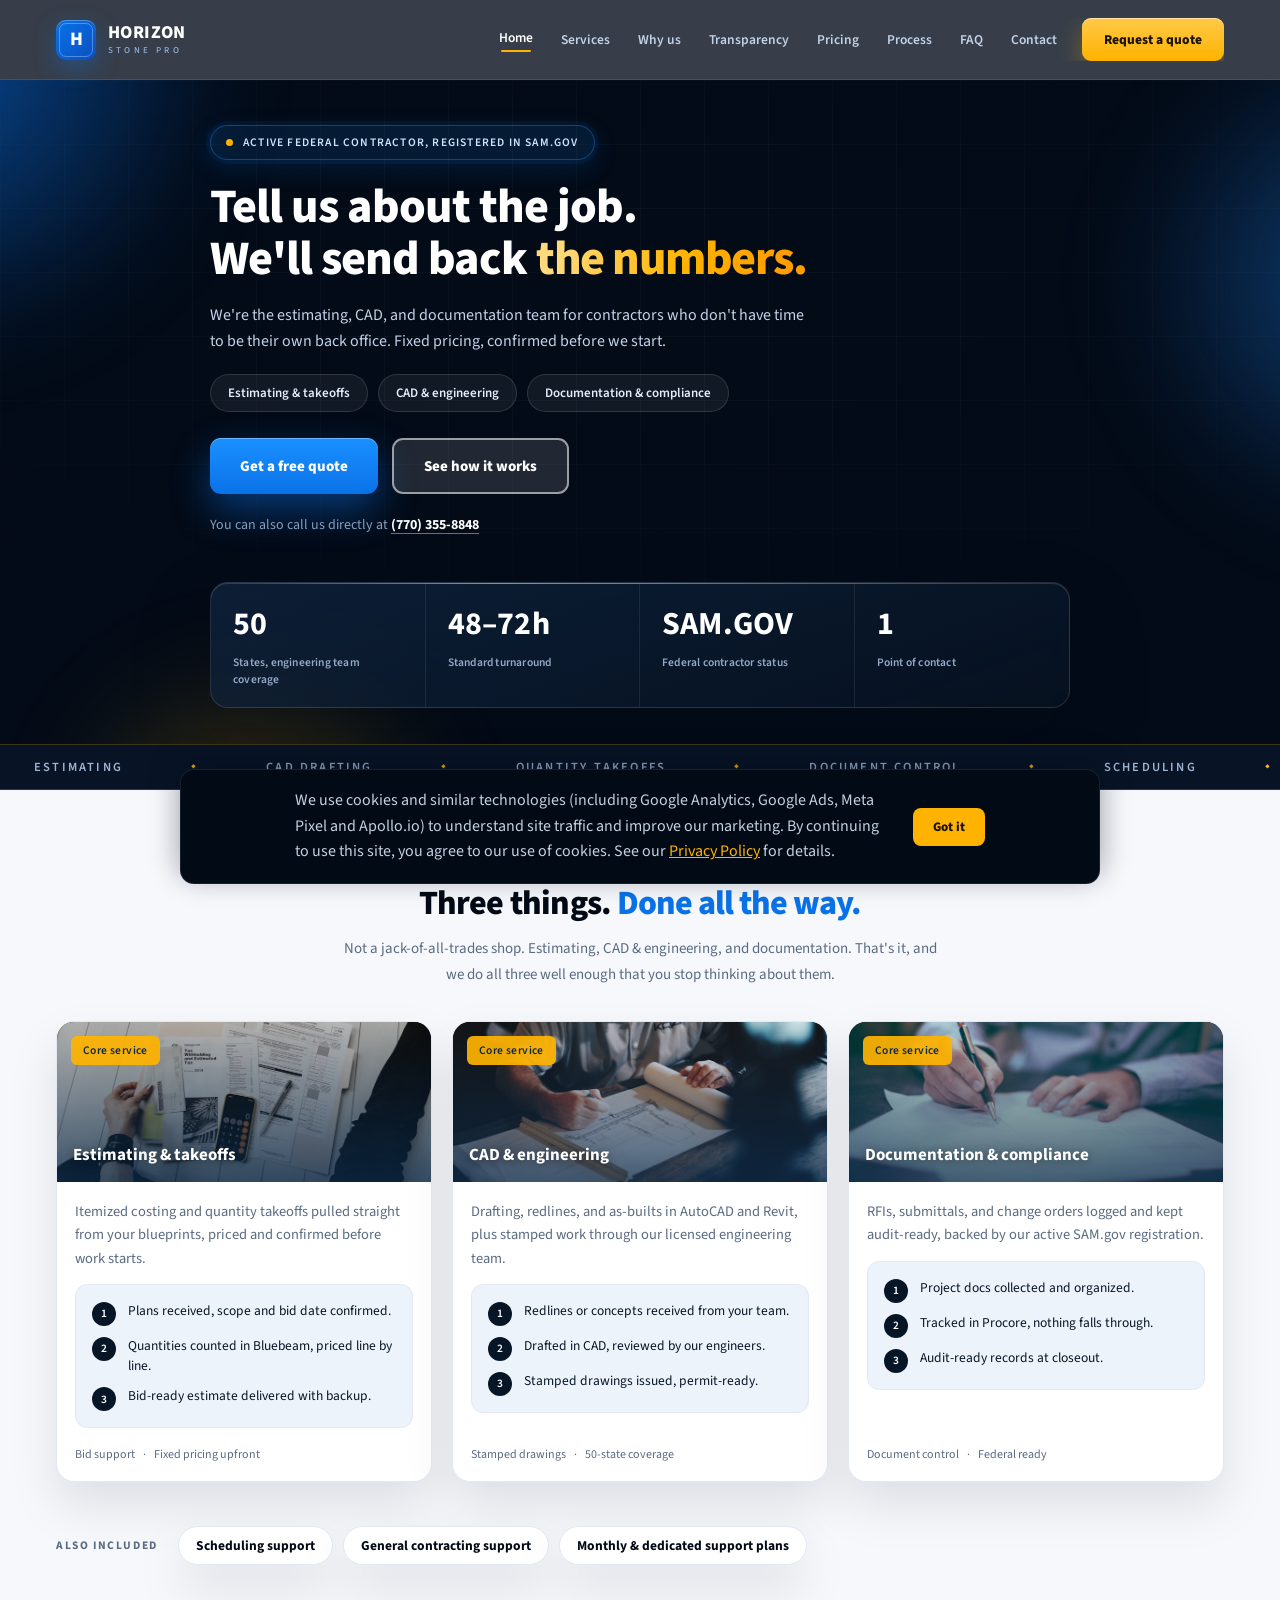
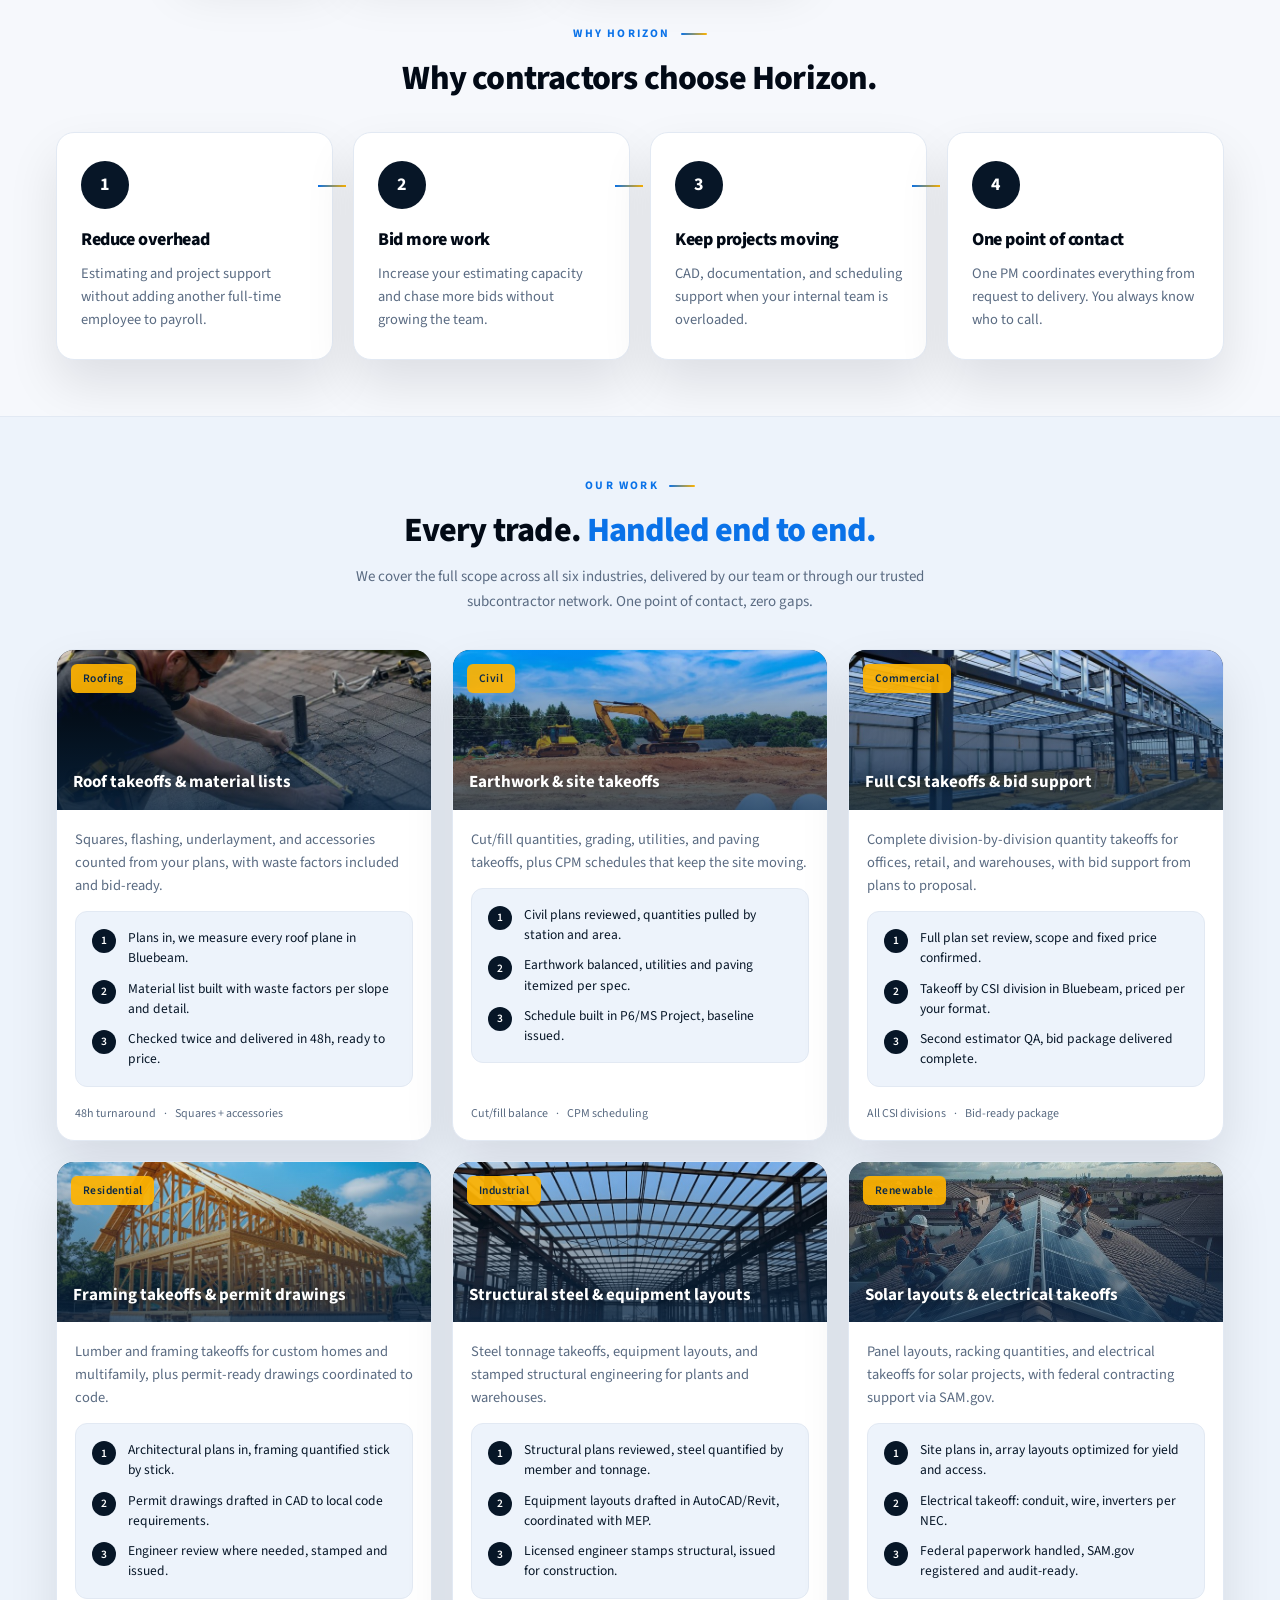
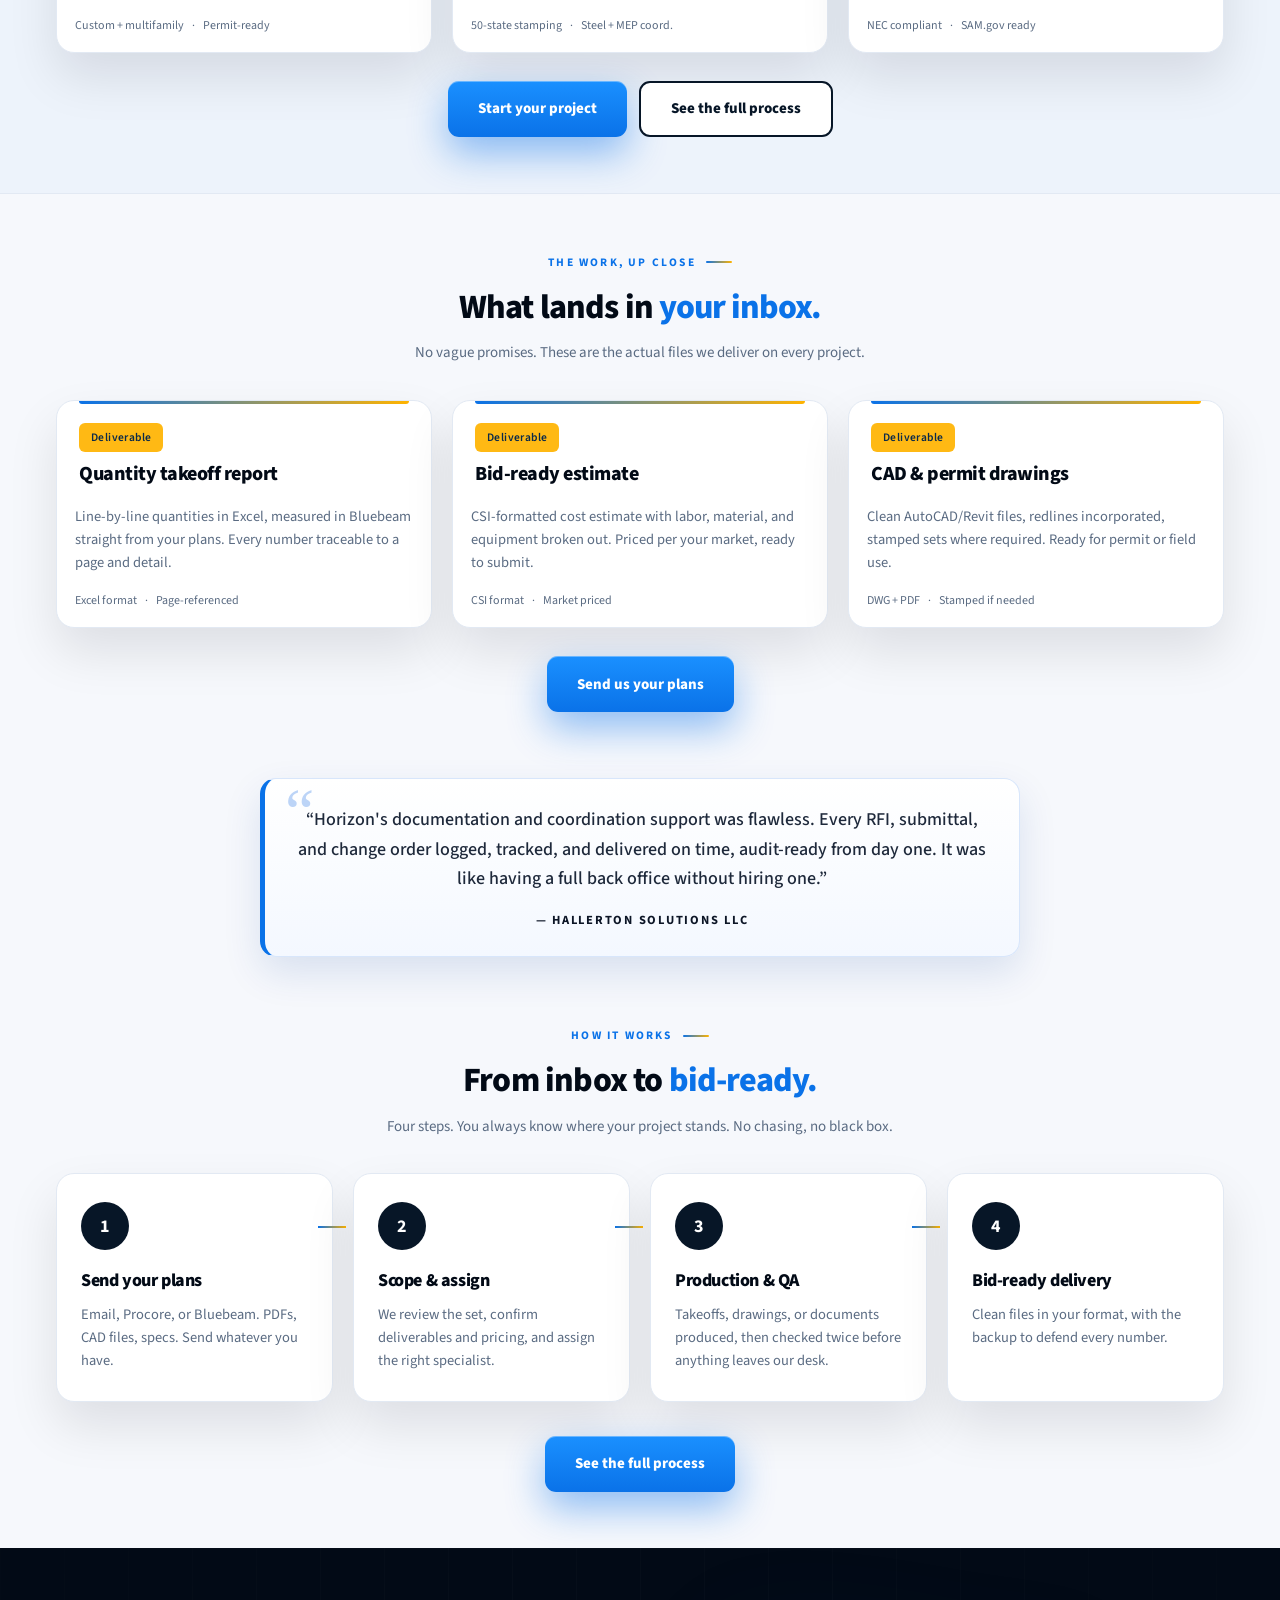
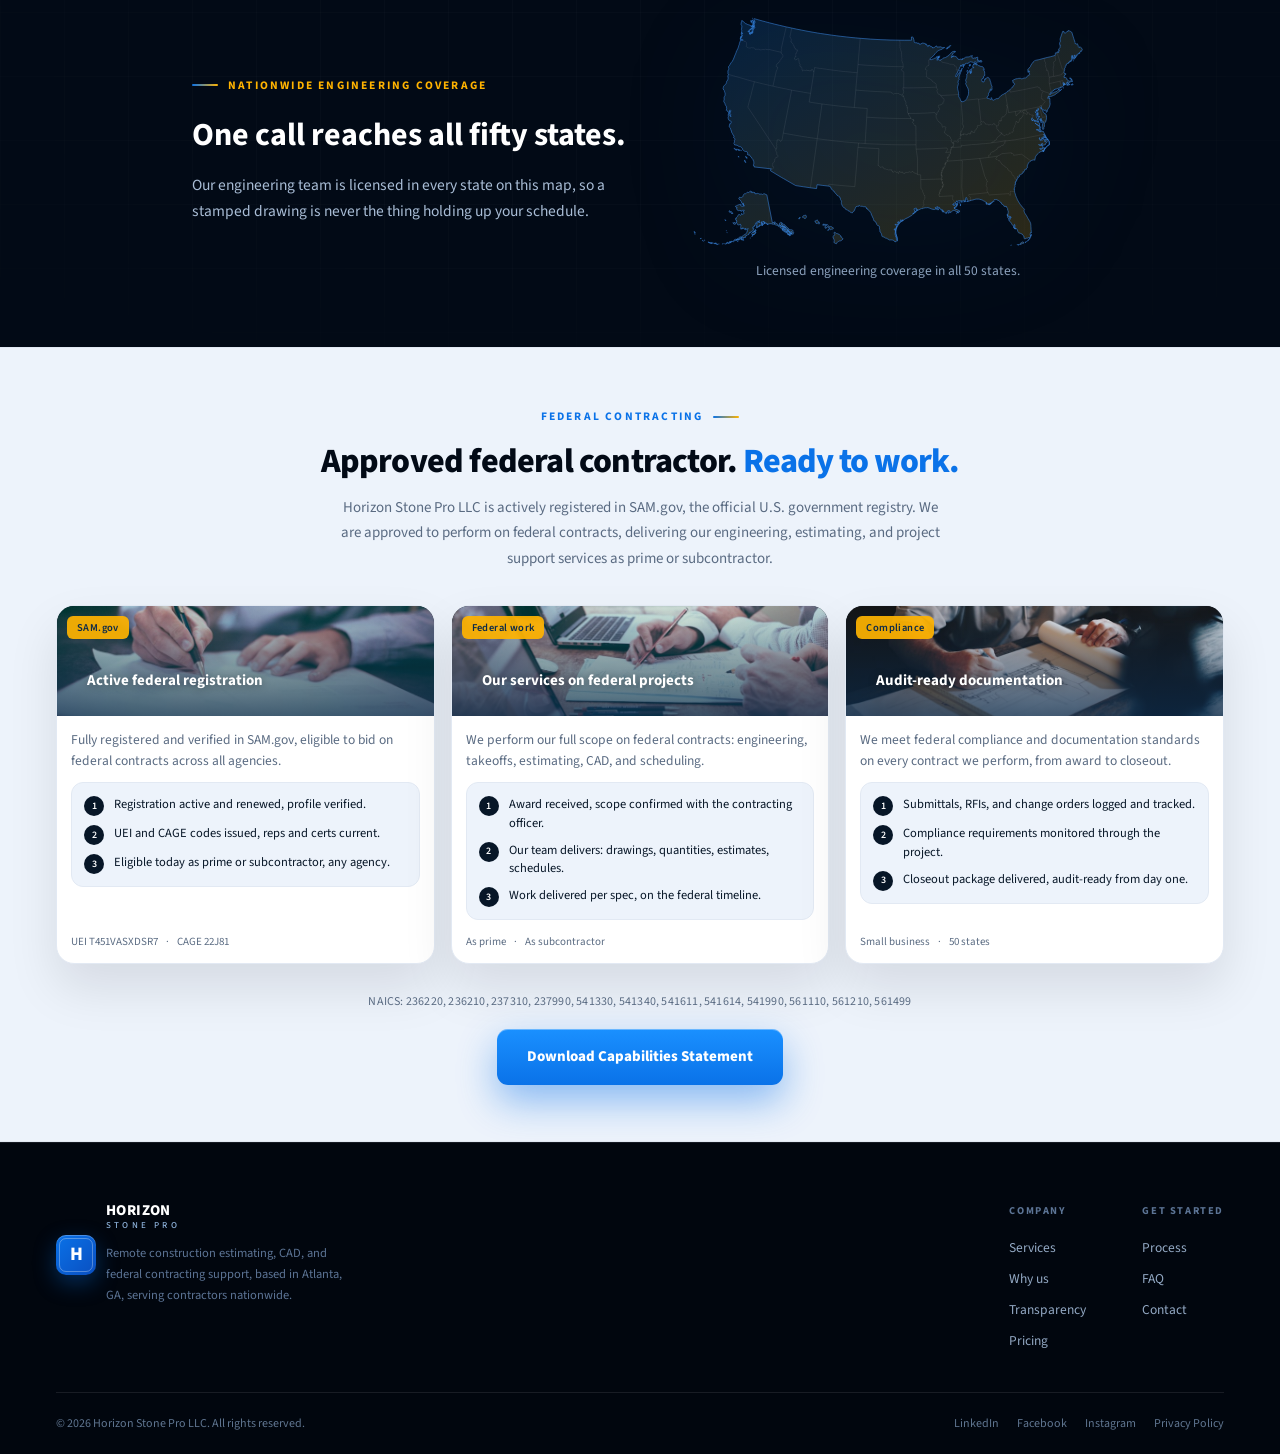
<file: index.html>
<!DOCTYPE html>
<html lang="en">
<head>
<meta charset="UTF-8" />
<meta name="viewport" content="width=device-width, initial-scale=1.0" />
<script>
/* Marketing trackers load after idle / first interaction, keeps first paint fast. */
window.dataLayer=window.dataLayer||[];function gtag(){dataLayer.push(arguments);}
!function(f){if(f.fbq)return;var n=f.fbq=function(){n.callMethod?n.callMethod.apply(n,arguments):n.queue.push(arguments)};if(!f._fbq)f._fbq=n;n.push=n;n.loaded=!0;n.version='2.0';n.queue=[];}(window);
function __loadTrackers(){
  if(window.__trkDone)return;window.__trkDone=true;
  var d=document;
  var o=d.createElement('script');o.async=true;o.defer=true;
  o.src='https://assets.apollo.io/micro/website-tracker/tracker.iife.js?nocache='+Math.random().toString(36).substring(7);
  o.onload=function(){try{window.trackingFunctions.onLoad({appId:'6a5068042f6001001c0e60f7'});}catch(e){}};
  d.head.appendChild(o);
  var t=d.createElement('script');t.async=true;t.src='https://connect.facebook.net/en_US/fbevents.js';
  t.onload=function(){try{fbq('init','1710334396977698');fbq('track','PageView');}catch(e){}};
  d.head.appendChild(t);
  var g=d.createElement('script');g.async=true;g.src='https://www.googletagmanager.com/gtag/js?id=G-XH3NT91CM4';
  g.onload=function(){try{gtag('js',new Date());gtag('config','G-XH3NT91CM4');}catch(e){}};
  d.head.appendChild(g);
}
function __trkKick(){if('requestIdleCallback' in window){requestIdleCallback(__loadTrackers,{timeout:5000});}else{setTimeout(__loadTrackers,3000);}}
['pointerdown','keydown','scroll','touchstart'].forEach(function(ev){window.addEventListener(ev,__loadTrackers,{once:true,passive:true,capture:true});});
__trkKick();
</script>
<noscript><img height="1" width="1" style="display:none"
src="https://www.facebook.com/tr?id=1710334396977698&ev=PageView&noscript=1"
/></noscript>
<meta name="google-site-verification" content="11t34u-fYsiW8Rb8tABD-XB_9DcGZyjkOQjGakvrCC0" />
<title>Horizon Stone Pro | Construction Estimating, CAD & Federal Contracting Support</title>
<meta name="description" content="Horizon Stone Pro provides remote construction support: engineering handled by our engineering team (licensed in all 50 states), estimating, quantity takeoffs, CAD drafting, document control, project coordination, and federal contracting support for contractors across the United States." />
<meta name="author" content="Horizon Stone Pro LLC" />
<meta name="robots" content="index, follow" />
<link rel="canonical" href="https://www.horizonstonepro.com/" />
<meta property="og:type" content="website" />
<meta property="og:site_name" content="Horizon Stone Pro" />
<meta property="og:title" content="Horizon Stone Pro | Construction Estimating, CAD & Federal Contracting Support" />
<meta property="og:description" content="Horizon Stone Pro provides remote construction support: engineering handled by our engineering team (licensed in all 50 states), estimating, quantity takeoffs, CAD drafting, document control, project coordination, and federal contracting support for contractors across the United States." />
<meta property="og:url" content="https://www.horizonstonepro.com/" />
<meta property="og:image" content="https://horizonstonepro.com/assets/img/og-image.jpg" />
<meta name="twitter:card" content="summary_large_image" />
<meta name="twitter:title" content="Horizon Stone Pro | Construction Estimating, CAD & Federal Contracting Support" />
<meta name="twitter:description" content="Horizon Stone Pro provides remote construction support: engineering handled by our engineering team (licensed in all 50 states), estimating, quantity takeoffs, CAD drafting, document control, project coordination, and federal contracting support for contractors across the United States." />
<meta name="twitter:image" content="https://horizonstonepro.com/assets/img/og-image.jpg" />
<link rel="icon" href="/favicon.ico" sizes="any">
<link rel="icon" type="image/png" sizes="32x32" href="/favicon-32x32.png">
<link rel="icon" type="image/png" sizes="16x16" href="/favicon-16x16.png">
<link rel="apple-touch-icon" sizes="180x180" href="/apple-touch-icon.png">
<link rel="manifest" href="/site.webmanifest">
<script type="application/ld+json">
{
  "@context": "https://schema.org",
  "@type": "Organization",
  "name": "Horizon Stone Pro LLC",
  "url": "https://www.horizonstonepro.com",
  "logo": "https://www.horizonstonepro.com/apple-touch-icon.png",
  "description": "Construction estimating, quantity takeoffs, CAD drafting, document control and project coordination services.",
  "email": "sales@horizonstonepro.com",
  "telephone": "+1-770-355-8848",
  "address": {
    "@type": "PostalAddress",
    "streetAddress": "3343 Peachtree Rd NE",
    "addressLocality": "Atlanta",
    "addressRegion": "GA",
    "postalCode": "30326",
    "addressCountry": "US"
  },
  "sameAs": [
    "https://www.linkedin.com/company/horizon-stone-pro",
    "https://www.facebook.com/horizonstonepro",
    "https://www.instagram.com/horizonstonepro"
  ]
}
</script>
<script type="application/ld+json">
{
  "@context": "https://schema.org",
  "@type": "ProfessionalService",
  "name": "Horizon Stone Pro LLC",
  "url": "https://www.horizonstonepro.com",
  "telephone": "+1-770-355-8848",
  "email": "sales@horizonstonepro.com",
  "description": "Construction estimating, quantity takeoffs, CAD drafting, document control, project coordination, and federal contracting support for contractors across the United States.",
  "address": {
    "@type": "PostalAddress",
    "streetAddress": "3343 Peachtree Rd NE",
    "addressLocality": "Atlanta",
    "addressRegion": "GA",
    "postalCode": "30326",
    "addressCountry": "US"
  },
  "identifier": [
    {"@type": "PropertyValue", "propertyID": "UEI", "value": "T451VASXDSR7"},
    {"@type": "PropertyValue", "propertyID": "CAGE", "value": "22J81"}
  ],
  "naics": "236220, 236210, 237310, 237990, 541330, 541340, 541611, 541614, 541990, 561110, 561210, 561499",
  "areaServed": "United States",
  "serviceType": ["Engineering Services","Construction Estimating","Quantity Takeoffs","CAD Drafting","Document Control","Project Coordination","Federal Contracting Support","General Contracting Support"]
}
</script>
<link rel="preconnect" href="https://fonts.googleapis.com">
<link rel="preconnect" href="https://fonts.gstatic.com" crossorigin>
<link href="https://fonts.googleapis.com/css2?family=Source+Sans+3:wght@400;500;600;700;800&display=swap" rel="stylesheet">
<link rel="stylesheet" href="assets/styles.css?v=20260927c">
</head>
<body>
<div id="scrollbar"></div>
<header id="site-header">
  <div class="hd-in">
    <a class="brand" href="index.html">
      <div class="bmark">H</div>
      <div class="btxt">HORIZON<span>STONE&nbsp;PRO</span></div>
    </a>
    <button class="nav-toggle" type="button" aria-label="Open menu" aria-expanded="false"><span></span><span></span><span></span></button>
    <nav>
      <a class="nl active" href="index.html">Home</a>
      <a class="nl" href="services.html">Services</a>
      <a class="nl" href="why-us.html">Why us</a>
      <a class="nl" href="transparency.html">Transparency</a>
      <a class="nl" href="pricing.html">Pricing</a>
      <a class="nl" href="process.html">Process</a>
      <a class="nl" href="faq.html">FAQ</a>
      <a class="nl" href="contact.html">Contact</a>
      <a class="cta-amber" href="contact.html" data-track="quote">Request a quote</a>
    </nav>
  </div>
</header>
<main id="top">

  <section class="hero">
    <div class="hero-aurora"><i></i><i></i><i></i></div>
    <div class="hero-grid"></div>
    <div class="hero-grain"></div>
    <div class="wrap hero-in">
      <div class="eyebrow"><span class="d"></span>Active federal contractor, registered in SAM.gov</div>
      <h1><span class="line"><span>Tell us about the job.</span></span><span class="line"><span>We'll send back <em>the numbers.</em></span></span></h1>
      <p class="lead">We're the estimating, CAD, and documentation team for contractors who don't have time to be their own back office. Fixed pricing, confirmed before we start.</p>
      <div class="chip-row">
        <span class="chip">Estimating &amp; takeoffs</span>
        <span class="chip">CAD &amp; engineering</span>
        <span class="chip">Documentation &amp; compliance</span>
      </div>
      <div class="hero-actions">
        <a class="btn btn-primary" href="contact.html">Get a free quote</a>
        <a class="btn btn-ghost" href="process.html">See how it works</a>
      </div>
      <p class="call-line">You can also call us directly at <a href="tel:7703558848">(770) 355-8848</a></p>
      <div class="kpi-band reveal">
        <div class="kpi-item"><b class="tnum" data-count="50">0</b><span>States, engineering team coverage</span></div>
        <div class="kpi-item"><b>48–72h</b><span>Standard turnaround</span></div>
        <div class="kpi-item"><b>SAM.GOV</b><span>Federal contractor status</span></div>
        <div class="kpi-item"><b class="tnum" data-count="1">0</b><span>Point of contact</span></div>
      </div>
    </div>
  </section>

  <div class="marquee" aria-hidden="true">
    <div class="marquee-track">
      <span>Estimating</span><span>CAD drafting</span><span>Quantity takeoffs</span><span>Document control</span><span>Scheduling</span><span>QA / QC</span><span>Estimating</span><span>CAD drafting</span><span>Quantity takeoffs</span><span>Document control</span><span>Scheduling</span><span>QA / QC</span>
    </div>
  </div>

  <section class="psec">
    <div class="wrap">
      <div class="head center reveal">
        <div class="sheet-label">What we actually do</div>
        <h2>Three things. <em>Done all the way.</em></h2>
        <p>Not a jack-of-all-trades shop. Estimating, CAD &amp; engineering, and documentation. That's it, and we do all three well enough that you stop thinking about them.</p>
      </div>
      <div class="work-grid reveal-stagger">
        <article class="work-card">
          <div class="work-media"><img src="assets/img/services/estimating.jpg" alt="Construction cost estimating with calculator and plans" loading="lazy">
            <span class="work-tag">Core service</span>
            <div class="work-media-title">Estimating &amp; takeoffs</div>
          </div>
          <div class="work-body">
            <p class="work-what">Itemized costing and quantity takeoffs pulled straight from your blueprints, priced and confirmed before work starts.</p>
            <div class="work-how">
              <div class="work-step"><span class="ws-n">1</span><span>Plans received, scope and bid date confirmed.</span></div>
              <div class="work-step"><span class="ws-n">2</span><span>Quantities counted in Bluebeam, priced line by line.</span></div>
              <div class="work-step"><span class="ws-n">3</span><span>Bid-ready estimate delivered with backup.</span></div>
            </div>
            <div class="work-meta"><span>Bid support</span><span>&middot;</span><span>Fixed pricing upfront</span></div>
          </div>
        </article>
        <article class="work-card">
          <div class="work-media"><img src="assets/img/services/cad.jpg" alt="CAD drafting on computer screen" loading="lazy">
            <span class="work-tag">Core service</span>
            <div class="work-media-title">CAD &amp; engineering</div>
          </div>
          <div class="work-body">
            <p class="work-what">Drafting, redlines, and as-builts in AutoCAD and Revit, plus stamped work through our licensed engineering team.</p>
            <div class="work-how">
              <div class="work-step"><span class="ws-n">1</span><span>Redlines or concepts received from your team.</span></div>
              <div class="work-step"><span class="ws-n">2</span><span>Drafted in CAD, reviewed by our engineers.</span></div>
              <div class="work-step"><span class="ws-n">3</span><span>Stamped drawings issued, permit-ready.</span></div>
            </div>
            <div class="work-meta"><span>Stamped drawings</span><span>&middot;</span><span>50-state coverage</span></div>
          </div>
        </article>
        <article class="work-card">
          <div class="work-media"><img src="assets/img/services/docs.jpg" alt="Construction documents and paperwork" loading="lazy">
            <span class="work-tag">Core service</span>
            <div class="work-media-title">Documentation &amp; compliance</div>
          </div>
          <div class="work-body">
            <p class="work-what">RFIs, submittals, and change orders logged and kept audit-ready, backed by our active SAM.gov registration.</p>
            <div class="work-how">
              <div class="work-step"><span class="ws-n">1</span><span>Project docs collected and organized.</span></div>
              <div class="work-step"><span class="ws-n">2</span><span>Tracked in Procore, nothing falls through.</span></div>
              <div class="work-step"><span class="ws-n">3</span><span>Audit-ready records at closeout.</span></div>
            </div>
            <div class="work-meta"><span>Document control</span><span>&middot;</span><span>Federal ready</span></div>
          </div>
        </article>
      </div>
      <div class="soft-strip reveal">
        <span class="soft-label">Also included</span>
        <div class="soft-list">
          <span class="soft-chip">Scheduling support</span>
          <span class="soft-chip">General contracting support</span>
          <span class="soft-chip">Monthly &amp; dedicated support plans</span>
        </div>
      </div>
    </div>
  </section>

  <section class="psec" style="padding-top:0">
    <div class="wrap">
      <div class="head center reveal">
        <div class="sheet-label">Why Horizon</div>
        <h2>Why contractors choose Horizon.</h2>
      </div>
      <div class="steps-grid reveal-stagger">
        <div class="step-card">
          <div class="step-num">1</div>
          <h3>Reduce overhead</h3>
          <p>Estimating and project support without adding another full-time employee to payroll.</p>
        </div>
        <div class="step-card">
          <div class="step-num">2</div>
          <h3>Bid more work</h3>
          <p>Increase your estimating capacity and chase more bids without growing the team.</p>
        </div>
        <div class="step-card">
          <div class="step-num">3</div>
          <h3>Keep projects moving</h3>
          <p>CAD, documentation, and scheduling support when your internal team is overloaded.</p>
        </div>
        <div class="step-card">
          <div class="step-num">4</div>
          <h3>One point of contact</h3>
          <p>One PM coordinates everything from request to delivery. You always know who to call.</p>
        </div>
      </div>
    </div>
  </section>


<section class="psec work-sec">
    <div class="wrap">
      <div class="head center reveal">
        <div class="sheet-label">Our work</div>
        <h2>Every trade. <em>Handled end to end.</em></h2>
        <p>We cover the full scope across all six industries, delivered by our team or through our trusted subcontractor network. One point of contact, zero gaps.</p>
      </div>
      <div class="work-grid reveal-stagger">
        <article class="work-card">
          <div class="work-media"><img src="assets/img/work/roofing.jpg" alt="Roofer measuring shingles on a roof" loading="lazy">
            <span class="work-tag">Roofing</span>
            <div class="work-media-title">Roof takeoffs &amp; material lists</div>
          </div>
          <div class="work-body">
            <p class="work-what">Squares, flashing, underlayment, and accessories counted from your plans, with waste factors included and bid-ready.</p>
            <div class="work-how">
              <div class="work-step"><span class="ws-n">1</span><span>Plans in, we measure every roof plane in Bluebeam.</span></div>
              <div class="work-step"><span class="ws-n">2</span><span>Material list built with waste factors per slope and detail.</span></div>
              <div class="work-step"><span class="ws-n">3</span><span>Checked twice and delivered in 48h, ready to price.</span></div>
            </div>
            <div class="work-meta"><span>48h turnaround</span><span>&middot;</span><span>Squares + accessories</span></div>
          </div>
        </article>
        <article class="work-card">
          <div class="work-media"><img src="assets/img/work/civil.jpg" alt="Site grading and earthwork in progress" loading="lazy">
            <span class="work-tag">Civil</span>
            <div class="work-media-title">Earthwork &amp; site takeoffs</div>
          </div>
          <div class="work-body">
            <p class="work-what">Cut/fill quantities, grading, utilities, and paving takeoffs, plus CPM schedules that keep the site moving.</p>
            <div class="work-how">
              <div class="work-step"><span class="ws-n">1</span><span>Civil plans reviewed, quantities pulled by station and area.</span></div>
              <div class="work-step"><span class="ws-n">2</span><span>Earthwork balanced, utilities and paving itemized per spec.</span></div>
              <div class="work-step"><span class="ws-n">3</span><span>Schedule built in P6/MS Project, baseline issued.</span></div>
            </div>
            <div class="work-meta"><span>Cut/fill balance</span><span>&middot;</span><span>CPM scheduling</span></div>
          </div>
        </article>
        <article class="work-card">
          <div class="work-media"><img src="assets/img/work/commercial.jpg" alt="Steel frame of a commercial building under construction" loading="lazy">
            <span class="work-tag">Commercial</span>
            <div class="work-media-title">Full CSI takeoffs &amp; bid support</div>
          </div>
          <div class="work-body">
            <p class="work-what">Complete division-by-division quantity takeoffs for offices, retail, and warehouses, with bid support from plans to proposal.</p>
            <div class="work-how">
              <div class="work-step"><span class="ws-n">1</span><span>Full plan set review, scope and fixed price confirmed.</span></div>
              <div class="work-step"><span class="ws-n">2</span><span>Takeoff by CSI division in Bluebeam, priced per your format.</span></div>
              <div class="work-step"><span class="ws-n">3</span><span>Second estimator QA, bid package delivered complete.</span></div>
            </div>
            <div class="work-meta"><span>All CSI divisions</span><span>&middot;</span><span>Bid-ready package</span></div>
          </div>
        </article>
        <article class="work-card">
          <div class="work-media"><img src="assets/img/work/residential.jpg" alt="Wood framing of a residential house under construction" loading="lazy">
            <span class="work-tag">Residential</span>
            <div class="work-media-title">Framing takeoffs &amp; permit drawings</div>
          </div>
          <div class="work-body">
            <p class="work-what">Lumber and framing takeoffs for custom homes and multifamily, plus permit-ready drawings coordinated to code.</p>
            <div class="work-how">
              <div class="work-step"><span class="ws-n">1</span><span>Architectural plans in, framing quantified stick by stick.</span></div>
              <div class="work-step"><span class="ws-n">2</span><span>Permit drawings drafted in CAD to local code requirements.</span></div>
              <div class="work-step"><span class="ws-n">3</span><span>Engineer review where needed, stamped and issued.</span></div>
            </div>
            <div class="work-meta"><span>Custom + multifamily</span><span>&middot;</span><span>Permit-ready</span></div>
          </div>
        </article>
        <article class="work-card">
          <div class="work-media"><img src="assets/img/work/industrial.jpg" alt="Steel structure of an industrial warehouse" loading="lazy">
            <span class="work-tag">Industrial</span>
            <div class="work-media-title">Structural steel &amp; equipment layouts</div>
          </div>
          <div class="work-body">
            <p class="work-what">Steel tonnage takeoffs, equipment layouts, and stamped structural engineering for plants and warehouses.</p>
            <div class="work-how">
              <div class="work-step"><span class="ws-n">1</span><span>Structural plans reviewed, steel quantified by member and tonnage.</span></div>
              <div class="work-step"><span class="ws-n">2</span><span>Equipment layouts drafted in AutoCAD/Revit, coordinated with MEP.</span></div>
              <div class="work-step"><span class="ws-n">3</span><span>Licensed engineer stamps structural, issued for construction.</span></div>
            </div>
            <div class="work-meta"><span>50-state stamping</span><span>&middot;</span><span>Steel + MEP coord.</span></div>
          </div>
        </article>
        <article class="work-card">
          <div class="work-media"><img src="assets/img/work/renewable.jpg" alt="Team installing solar panels" loading="lazy">
            <span class="work-tag">Renewable</span>
            <div class="work-media-title">Solar layouts &amp; electrical takeoffs</div>
          </div>
          <div class="work-body">
            <p class="work-what">Panel layouts, racking quantities, and electrical takeoffs for solar projects, with federal contracting support via SAM.gov.</p>
            <div class="work-how">
              <div class="work-step"><span class="ws-n">1</span><span>Site plans in, array layouts optimized for yield and access.</span></div>
              <div class="work-step"><span class="ws-n">2</span><span>Electrical takeoff: conduit, wire, inverters per NEC.</span></div>
              <div class="work-step"><span class="ws-n">3</span><span>Federal paperwork handled, SAM.gov registered and audit-ready.</span></div>
            </div>
            <div class="work-meta"><span>NEC compliant</span><span>&middot;</span><span>SAM.gov ready</span></div>
          </div>
        </article>
      </div>
      <div class="work-cta reveal">
        <a class="btn btn-primary" href="contact.html">Start your project</a>
        <a class="btn btn-outline" href="process.html">See the full process</a>
      </div>
    </div>
  </section>

  <section class="psec">
    <div class="wrap">
      <div class="head center reveal">
        <span class="sheet-label">The work, up close</span>
        <h2>What lands in <em>your inbox.</em></h2>
        <p>No vague promises. These are the actual files we deliver on every project.</p>
      </div>
      <div class="work-grid reveal-stagger">
        <article class="work-card">
          <div class="work-head"><span class="work-tag">Deliverable</span><h3 class="work-card-title">Quantity takeoff report</h3></div>
          <div class="work-body">
            <p class="work-what">Line-by-line quantities in Excel, measured in Bluebeam straight from your plans. Every number traceable to a page and detail.</p>
            <div class="work-meta"><span>Excel format</span><span>&middot;</span><span>Page-referenced</span></div>
          </div>
        </article>
        <article class="work-card">
          <div class="work-head"><span class="work-tag">Deliverable</span><h3 class="work-card-title">Bid-ready estimate</h3></div>
          <div class="work-body">
            <p class="work-what">CSI-formatted cost estimate with labor, material, and equipment broken out. Priced per your market, ready to submit.</p>
            <div class="work-meta"><span>CSI format</span><span>&middot;</span><span>Market priced</span></div>
          </div>
        </article>
        <article class="work-card">
          <div class="work-head"><span class="work-tag">Deliverable</span><h3 class="work-card-title">CAD &amp; permit drawings</h3></div>
          <div class="work-body">
            <p class="work-what">Clean AutoCAD/Revit files, redlines incorporated, stamped sets where required. Ready for permit or field use.</p>
            <div class="work-meta"><span>DWG + PDF</span><span>&middot;</span><span>Stamped if needed</span></div>
          </div>
        </article>
      </div>
      <div class="reveal" style="text-align:center;margin-top:28px">
        <a class="btn btn-primary" href="contact.html" data-track="quote">Send us your plans</a>
      </div>
    </div>
  </section>

  <section class="psec tsec">
    <div class="wrap reveal">
      <figure class="t-card">
        <blockquote>
          <p>“Horizon's documentation and coordination support was flawless. Every RFI, submittal, and change order logged, tracked, and delivered on time, audit-ready from day one. It was like having a full back office without hiring one.”</p>
        </blockquote>
        <figcaption><cite>— Hallerton Solutions LLC</cite></figcaption>
      </figure>
    </div>
  </section>

  <section class="psec">
    <div class="wrap">
      <div class="head center reveal">
        <span class="sheet-label">How it works</span>
        <h2>From inbox to <em>bid-ready.</em></h2>
        <p>Four steps. You always know where your project stands. No chasing, no black box.</p>
      </div>
      <div class="steps-grid reveal-stagger">
        <div class="step-card">
          <div class="step-num">1</div>
          <h3>Send your plans</h3>
          <p>Email, Procore, or Bluebeam. PDFs, CAD files, specs. Send whatever you have.</p>
        </div>
        <div class="step-card">
          <div class="step-num">2</div>
          <h3>Scope &amp; assign</h3>
          <p>We review the set, confirm deliverables and pricing, and assign the right specialist.</p>
        </div>
        <div class="step-card">
          <div class="step-num">3</div>
          <h3>Production &amp; QA</h3>
          <p>Takeoffs, drawings, or documents produced, then checked twice before anything leaves our desk.</p>
        </div>
        <div class="step-card">
          <div class="step-num">4</div>
          <h3>Bid-ready delivery</h3>
          <p>Clean files in your format, with the backup to defend every number.</p>
        </div>
      </div>
      <div class="reveal" style="text-align:center;margin-top:34px">
        <a class="btn btn-primary" href="process.html" data-track="process">See the full process</a>
      </div>
    </div>
  </section>

  

  <section class="psec coverage">
    <div class="hero-grid"></div>
    <div class="wrap">
      <div class="coverage-grid">
      <div class="coverage-head reveal">
        <div class="sheet-label" style="color:var(--amber-500)">Nationwide engineering coverage</div>
        <h2 style="color:#fff;font-size:clamp(24px,2.6vw,32px);margin-bottom:14px">One call reaches all fifty states.</h2>
        <p>Our engineering team is licensed in every state on this map, so a stamped drawing is never the thing holding up your schedule.</p>
      </div>
      <div class="map-col">
      <div class="map-wrap reveal" id="map-wrap">
        <svg class="us-map" viewBox="-73 -3 1045 624" role="img" aria-label="Map of the United States, highlighting coverage in all 50 states">
          <defs>
            <linearGradient id="mapFill" x1="0" y1="0" x2="1" y2="1">
              <stop offset="0%" stop-color="#0b82ff"/>
              <stop offset="100%" stop-color="#ffb300"/>
            </linearGradient>
          </defs>
          <path class="map-outline" d="M648.0,492.4L651.8,491.5L651.9,491.0L652.9,491.8L652.3,492.3L651.6,492.1L649.0,492.6ZM780.1,466.1L780.5,466.3L780.6,468.5L781.0,470.2L781.6,471.1L782.8,475.7L785.3,482.3L786.6,484.6L787.0,486.3L789.6,491.1L792.8,496.3L794.9,499.6L801.4,507.6L804.6,511.0L806.1,513.6L805.0,514.9L805.0,517.2L805.8,520.1L806.6,521.9L808.2,524.5L811.5,529.2L814.2,534.3L815.5,536.8L818.0,540.7L818.2,541.3L820.0,544.3L822.1,549.0L822.8,554.1L822.8,556.9L823.1,561.0L823.2,565.0L823.9,570.5L823.8,574.5L823.4,573.3L822.7,572.9L821.8,573.7L821.5,575.6L821.0,576.2L821.2,577.2L820.8,578.1L820.9,579.6L821.4,581.1L821.8,581.3L821.4,582.4L820.7,583.0L820.9,583.7L822.4,582.7L824.0,577.8L823.8,580.3L822.0,584.9L821.6,586.6L817.9,591.7L816.4,593.2L816.1,593.1L819.1,589.4L819.5,588.3L819.7,586.1L817.6,586.0L815.2,586.9L813.6,588.0L812.2,587.4L810.9,587.8L810.5,588.7L806.9,589.7L805.5,588.9L804.7,587.7L804.8,585.2L805.3,585.0L803.9,582.4L802.9,581.6L802.9,580.9L801.9,579.6L801.3,579.4L800.6,577.8L799.4,578.0L798.4,576.1L796.6,575.8L793.1,574.2L791.9,575.4L790.3,573.2L788.8,570.5L787.5,566.0L786.5,564.2L785.5,563.3L783.2,562.2L783.0,561.3L782.0,561.5L782.3,562.3L781.4,562.6L780.2,559.3L779.2,558.4L780.3,557.9L781.0,558.5L781.3,555.4L781.0,553.7L780.3,553.5L780.4,552.0L779.6,552.2L778.5,553.2L779.5,555.9L777.5,556.8L777.3,557.8L777.1,556.4L776.5,555.5L775.0,553.9L772.6,550.8L771.7,549.0L769.4,545.8L766.5,542.9L765.2,540.9L766.1,541.7L767.0,541.0L768.1,539.2L769.8,535.5L770.6,535.0L771.2,533.2L770.6,531.9L769.0,531.7L769.7,533.8L767.9,533.5L768.3,532.7L767.6,530.8L764.7,529.8L764.9,531.1L764.2,531.7L765.4,532.3L766.3,532.3L767.4,534.3L766.8,535.2L766.8,536.8L765.2,537.3L765.6,538.9L765.1,539.2L764.7,537.1L763.4,535.4L762.5,534.8L761.9,533.4L761.9,530.4L761.4,529.2L760.7,526.1L761.3,526.0L761.5,527.7L762.1,529.4L762.7,529.5L762.5,527.8L761.9,527.3L762.6,525.8L763.6,520.7L763.6,517.1L763.0,515.9L763.0,514.8L762.0,514.4L762.2,513.5L761.3,511.5L761.9,510.2L760.1,508.2L760.3,507.6L759.6,506.6L758.8,506.7L758.9,505.1L758.4,504.9L755.0,504.9L754.0,506.1L753.1,504.3L752.9,503.1L751.3,502.8L751.0,501.6L749.9,500.0L748.4,499.8L747.9,499.0L746.1,498.3L745.8,496.2L745.3,494.9L744.5,494.9L742.8,494.1L741.6,492.8L741.5,492.2L740.3,490.6L739.3,489.9L737.1,489.0L734.2,487.9L732.2,486.7L730.3,487.2L729.7,487.7L727.4,487.4L727.5,488.1L725.8,489.7L726.6,491.5L726.4,492.2L724.7,492.1L724.3,491.7L722.7,492.3L720.4,494.4L719.9,494.5L716.3,497.4L716.5,496.2L715.7,496.0L714.3,497.8L711.8,498.0L712.9,498.9L713.0,499.6L714.2,499.9L718.2,497.6L719.9,495.8L720.1,496.0L718.6,497.8L713.7,500.8L710.0,499.1L708.6,499.1L707.4,499.8L706.4,498.1L705.7,496.1L706.2,495.0L706.5,497.0L707.0,498.7L707.6,499.1L708.2,498.2L708.1,496.6L706.6,494.4L705.7,493.6L704.0,493.3L702.9,492.6L701.6,491.4L699.6,490.7L697.9,489.5L695.8,488.4L693.3,487.4L688.8,486.2L686.0,485.8L680.7,485.8L678.4,486.1L675.2,486.9L670.7,488.3L668.5,488.8L668.0,488.7L663.7,490.1L661.1,491.0L657.6,491.8L655.2,492.0L655.6,491.2L656.5,491.6L658.9,490.9L659.1,490.2L657.2,488.4L655.9,487.8L655.2,486.1L655.7,484.9L655.4,483.1L654.8,482.2L653.4,481.7L652.4,482.7L652.6,483.4L651.9,485.8L652.0,488.9L651.6,490.2L650.5,490.4L650.5,489.6L649.1,489.0L648.0,489.4L647.7,489.0L646.5,489.5L644.4,490.8L643.8,490.3L642.9,490.7L642.5,490.1L641.2,490.1L639.6,490.5L638.3,489.8L638.2,490.3L636.2,489.7L633.1,490.6L629.1,492.3L629.3,491.2L628.5,490.7L627.6,491.3L628.4,492.4L626.7,493.6L626.2,495.2L624.8,495.4L623.6,496.2L623.0,496.1L621.9,497.3L621.8,498.0L621.0,498.4L621.2,499.1L619.2,498.9L618.5,499.8L619.0,501.1L620.2,501.3L621.1,500.7L620.9,501.9L621.9,502.7L623.8,502.3L624.1,500.5L623.9,499.7L625.6,498.5L625.7,497.6L627.9,498.5L626.8,499.2L626.9,499.9L627.9,500.1L628.2,501.3L629.2,501.0L630.0,499.3L631.1,499.7L630.9,500.8L629.9,500.9L629.2,501.8L630.8,501.6L630.5,502.2L628.0,503.0L629.4,504.0L630.2,503.5L629.7,504.7L628.1,504.1L627.3,505.2L627.3,507.2L626.7,507.3L626.2,505.7L625.4,505.7L625.4,507.5L622.8,507.8L624.1,508.4L624.1,509.1L622.5,508.2L623.4,509.3L622.5,509.6L623.5,510.9L624.9,511.0L625.8,511.9L626.3,513.4L628.8,513.1L630.1,513.7L630.2,513.1L631.7,514.7L632.4,513.8L634.3,515.9L634.8,517.2L636.1,516.6L636.6,517.3L634.9,517.8L634.8,518.4L636.0,518.4L635.5,519.4L634.7,519.0L634.0,520.4L634.2,521.8L632.6,521.2L632.6,520.5L631.8,519.9L629.8,522.7L628.8,523.6L630.1,520.7L630.7,520.2L630.6,519.2L631.2,518.7L631.1,517.7L630.3,517.3L629.8,519.0L628.6,519.1L627.1,517.2L624.6,516.5L623.8,515.7L619.8,515.3L619.0,515.7L615.7,518.7L612.6,521.1L612.3,520.1L611.4,519.9L611.7,519.0L610.8,517.1L609.8,516.3L608.8,518.0L608.9,516.5L608.1,515.4L607.3,516.7L606.3,516.5L605.8,517.0L604.9,516.6L605.1,517.7L604.3,518.7L604.1,519.7L603.5,519.6L603.2,520.7L602.6,520.5L601.2,521.5L601.0,522.8L599.9,522.5L600.0,521.6L597.9,519.8L597.1,520.1L595.2,519.8L594.5,519.2L593.1,519.1L591.5,518.6L590.3,517.5L591.2,517.2L591.6,516.0L593.1,517.2L593.5,516.7L593.6,518.1L594.6,518.3L594.3,516.3L592.5,515.2L592.5,514.3L591.7,514.3L591.2,515.1L590.2,515.4L590.3,514.6L589.6,514.7L590.4,513.4L589.6,512.6L587.7,513.7L586.9,512.2L586.2,512.4L585.7,510.1L583.8,510.2L584.2,509.5L584.2,507.9L581.9,507.6L579.7,508.7L579.1,508.6L579.1,507.6L579.6,506.8L580.1,507.1L580.0,505.9L578.8,505.8L577.9,506.3L577.2,505.9L577.1,506.7L574.5,508.2L574.1,507.6L572.8,507.9L573.5,509.1L574.8,509.2L574.1,509.8L574.8,511.0L576.2,510.6L575.6,511.2L576.1,511.6L573.8,511.8L572.0,512.8L570.6,513.1L564.8,512.1L562.3,511.3L558.1,509.5L556.5,508.9L553.6,508.2L551.2,508.2L550.2,508.5L547.7,508.4L542.5,509.3L540.6,510.4L540.6,510.6L537.4,510.6L534.8,511.5L525.1,516.1L523.8,516.9L523.1,518.0L522.2,518.2L522.4,517.4L524.2,515.5L525.8,515.2L526.3,514.2L527.7,514.4L526.7,513.3L522.9,514.4L522.1,514.3L523.5,512.2L523.8,510.6L523.7,509.2L522.5,508.6L521.3,509.2L520.2,511.2L519.3,511.5L518.4,510.5L517.5,512.2L518.1,512.8L517.4,513.8L518.1,514.8L519.6,515.1L519.2,516.2L519.9,516.6L519.9,519.4L518.8,519.8L515.9,522.5L514.7,522.2L514.6,523.9L515.0,524.4L517.8,522.2L520.2,519.9L521.3,519.4L521.5,518.4L523.1,518.8L521.7,520.0L517.3,523.1L515.4,524.9L513.1,526.7L510.3,529.5L509.2,529.7L501.8,534.1L496.5,536.6L494.1,537.8L492.0,539.2L490.2,540.5L489.2,542.0L485.3,544.1L482.1,546.6L480.2,548.4L477.8,551.1L477.0,552.8L475.0,555.4L473.5,558.1L471.8,561.9L470.5,566.2L470.0,570.2L470.2,574.1L470.5,576.1L471.5,580.2L472.4,582.8L473.5,587.2L474.2,592.2L473.7,591.3L473.4,588.5L471.8,581.9L470.1,581.5L471.3,581.0L469.7,576.0L469.5,574.0L469.6,568.9L470.4,563.6L471.6,560.1L473.1,557.3L474.1,555.9L474.8,554.2L475.4,553.6L475.3,552.6L476.2,551.0L477.6,550.3L480.4,546.2L481.6,545.8L482.2,544.8L483.3,544.8L486.0,542.5L489.2,541.4L489.0,539.7L486.4,541.1L485.6,541.9L484.3,542.0L483.8,539.9L482.5,539.9L481.8,542.5L482.2,543.3L482.0,544.0L479.3,546.3L477.4,545.7L477.2,544.8L474.9,546.0L473.6,547.0L475.2,547.7L477.4,546.5L477.4,548.1L476.9,548.5L474.1,553.0L473.3,552.9L472.8,551.8L471.3,552.0L471.0,551.6L468.7,551.8L468.0,551.5L467.5,552.3L468.4,552.9L470.2,552.6L469.9,553.9L470.4,554.8L472.7,555.8L471.3,558.7L470.4,561.4L470.3,562.2L469.4,564.3L467.4,565.3L466.7,564.9L467.7,564.5L467.9,563.4L467.3,563.3L465.4,565.0L465.0,566.0L466.7,566.3L468.6,565.6L469.2,565.7L468.6,571.8L468.1,575.8L467.9,575.9L468.5,580.3L469.1,581.6L469.1,583.2L469.8,583.2L471.8,588.0L471.1,588.9L471.5,591.7L471.9,592.1L473.4,592.4L473.4,593.0L474.3,592.7L474.4,595.1L471.7,595.1L471.7,595.5L469.7,596.1L469.7,597.6L468.2,597.4L468.2,596.9L466.7,596.6L466.2,595.5L465.4,595.4L464.1,593.5L461.8,593.2L461.0,592.5L459.2,592.4L457.6,592.7L456.3,592.3L456.1,592.9L455.3,592.3L453.9,592.6L451.8,592.1L450.0,590.6L450.0,589.9L449,590.1L447.4,588.6L446.8,588.8L445.0,587.8L443.2,588.2L441.5,586.1L440.8,586.0L440.1,585.1L438.8,585.3L437.2,584.3L435.8,584.0L434.9,584.3L434.3,583.6L434.8,582.5L434.1,581.4L433.2,581.0L433.1,579.2L432.7,578.4L432.5,576.8L431.9,576.3L431.4,574.1L430.2,573.3L430.4,572.7L429.2,572.0L429.3,571.1L428.6,570.1L427.9,569.9L428.4,568.4L428.2,567.1L428.5,566.5L428.2,564.8L427.1,564.3L427.2,563.6L426.3,563.3L427.0,562.8L427.6,559.5L426.7,559.2L427.1,557.7L426.2,556.5L425.3,555.9L424.6,556.2L424.0,555.4L423.3,555.5L422.0,553.7L419.9,552.1L419.5,550.6L419.6,549.5L418.8,548.9L419.0,548.0L417.8,547.6L417.3,546.0L416.6,545.5L416.1,544.1L413.6,543.0L412.0,540.8L412.1,540.1L411.0,538.1L411.3,537.2L410.7,536.4L411.3,535.8L410.4,535.5L409.9,534.6L410.2,533.9L409.3,533.3L409.3,532.6L408.3,532.1L408.2,530.3L407.7,529.7L407.5,528.3L407.1,528.3L406.5,526.5L405.9,526.5L405.7,524.6L405.1,521.7L403.4,520.2L403.6,519.7L403.0,518.5L401.5,517.7L401.3,517.1L399.0,515.5L398.1,513.5L396.3,512.9L395.9,512.1L394.2,511.5L394.6,510.8L394.2,509.4L393.6,510.6L393.3,510.1L393.3,508.7L392.3,508.5L391.5,506.3L390.3,505.7L389.2,506.0L388.9,505.3L388.3,505.7L385.8,505.8L384.4,505.2L382.9,504.8L381.4,505.0L380.6,504.4L379.0,504.9L377.8,504.7L376.5,503.4L375.6,503.4L374.2,502.5L373.4,502.6L372.4,504.9L370.4,504.4L369.4,505.0L368.9,504.8L366.4,505.5L366.2,506.5L365.3,507.3L365.2,508.2L364.6,508.3L364.5,509.3L363.7,509.9L362.8,513.5L362.0,513.6L361.4,515.7L362.0,516.1L361.0,517.2L359.4,517.5L359.0,518.5L357.2,520.0L356.8,521.6L354.5,521.3L353.5,521.4L352.6,520.4L350.7,519.8L349.9,519.1L349.3,517.9L348.3,517.0L346.6,516.8L345.1,516.0L343.9,514.4L343.0,513.8L340.3,513.2L337.2,510.9L335.1,507.8L333.6,507.5L332.5,506.2L331.3,505.3L330.0,503.6L329.7,501.4L328.9,500.3L327.7,497.8L327.8,496.6L327.5,494.9L328.0,494.1L328.1,492.0L326.9,489.1L325.2,486.9L325.4,486.3L324.8,482.8L324.4,481.9L323.5,481.7L323.0,479.9L321.9,479.8L321.1,478.4L320.3,478.2L319.1,476.9L318.3,476.9L315.8,475.4L315.8,474.6L313.0,472.0L312.3,469.8L311.5,469.0L309.2,467.6L307.7,464.6L306.5,464.0L306.2,462.7L305.3,462.0L303.9,461.7L301.7,459.9L301.1,458.1L300.5,457.6L300.2,456.2L299.0,453.5L297.7,452.6L296.9,452.9L296.3,452.1L279.2,450.1L264.2,448.2L262.9,458.4L246.8,456.3L228.7,453.6L219.9,452.3L208.2,450.5L176.3,432.1L171.7,429.5L142.3,411.7L142.9,410.5L142.9,409.0L143.9,408.4L145.1,407.0L99.5,401.7L99.7,399.5L99.0,397.9L97.9,398.1L98.3,395.1L98.1,394.6L98.9,393.6L99.0,390.4L98.7,387.7L96.5,382.3L95.2,380.7L94.5,379.3L93.3,378.6L92.5,376.4L91.1,374.9L90.2,374.4L89.1,373.0L87.9,371.0L86.4,369.8L86.2,370.7L84.7,370.8L82.1,369.3L82.0,368.5L82.8,368.0L83.0,367.2L82.6,364.7L81.7,362.5L80.8,361.9L77.6,361.4L76.4,361.8L75.6,360.8L74.2,360.3L71.8,358.4L71.0,358.1L69.7,356.7L69.3,354.1L67.9,352.2L67.5,352.1L66.6,350.6L65.0,349.3L63.0,348.7L62.2,349.0L60.8,348.1L59.3,347.9L57.2,346.2L54.9,345.2L52.0,344.6L48.8,344.3L48.5,342.4L46.5,340.5L47.9,338.2L47.6,336.7L48.6,334.9L48.3,333.4L47.9,333.2L49.6,329.9L49.8,328.1L48.4,326.9L47.9,327.2L46.4,325.7L45.9,324.6L46.9,322.9L47.3,321.2L46.9,320.1L45.3,319.3L44.1,316.9L43.4,314.7L41.6,313.3L41.3,312.3L41.4,310.6L39.8,307.8L39.7,305.0L38.7,304.2L38.2,301.9L37.2,299.7L35.7,298.4L34.8,296.1L35.1,294.7L35.0,292.2L35.7,290.6L35.1,289.9L36.3,289.0L36.7,289.9L38.1,289.0L39.7,285.9L39.2,282.7L38.3,281.4L37.4,281.7L35.1,281.0L33.7,279.2L32.7,276.5L32.1,276.3L32.0,275.0L31.4,274.3L31.6,273.0L32.5,270.7L32.3,268.8L32.4,267.8L31.6,266.5L33.0,263.0L33.3,260.8L35.3,260.7L35.3,262.5L34.9,263.0L34.5,264.6L34.7,265.7L36.3,266.7L37.4,268.6L37.9,268.7L38.5,270.1L39.3,270.3L38.4,268.8L38.3,266.9L38.6,265.0L37.5,263.4L37.7,262.8L36.4,261.7L37.3,260.4L37.3,259.0L36.2,258.6L35.8,257.2L37.0,257.2L37.2,256.5L38.3,256.8L39.2,256.3L38.9,254.7L37.6,253.4L35.7,253.7L35.0,255.7L35.7,256.7L34.8,256.9L34.4,257.6L35.2,259.0L34.2,258.4L34.2,259.9L33.2,259.9L32.9,259.0L31.6,257.4L30.8,257.4L29.8,255.8L29.4,254.6L28.5,253.7L27.6,253.2L26.8,253.9L26.2,253.5L27.8,251.3L28.3,250.3L28.0,248.5L28.5,247.8L28.0,246.7L27.2,246.7L27.5,245.4L27.1,243.1L25.4,241.2L24.4,239.5L23.2,235.6L20.9,231.8L20.1,229.8L20.1,229.0L21.4,227.7L21.6,226.9L21.2,221.5L21.4,219.4L22.1,217.8L23.6,215.7L23.6,214.5L24.0,212.7L23.7,211.7L24.0,209.2L23.3,208.2L23.3,207.1L22.2,204.3L21.6,203.7L21.6,201.9L20.5,200.9L18.5,197.2L19.1,196.1L19.2,194.3L18.9,193.1L19.9,191.4L21.4,189.6L24.8,186.1L26.6,183.8L27.7,181.7L27.2,180.9L27.7,178.9L29.2,177.3L31.3,172.9L31.7,170.4L31.6,165.8L31.2,165.8L30.4,164.4L31.9,162.4L32.6,160.0L31.6,158.4L31.1,156.7L31.4,155.2L31.1,153.5L31.4,151.6L32.0,149.2L33.6,146.5L33.8,144.6L33.3,144.0L33.3,142.6L32.7,142.4L32.8,139.9L35.4,136.9L36.6,134.5L37.5,133.1L38.4,131.4L38.3,130.5L39.6,129.8L41.0,128.2L42.7,125.8L45.4,120.7L48.0,114.4L49.6,109.9L50.9,107.3L51.3,106.0L52.7,102.7L53.7,98.9L54.7,97.5L57.2,92.5L58.3,89.6L58.6,87.9L59.3,86.3L59.4,85.0L59.9,84.6L61.1,81.4L61.5,79.8L61.1,79.1L61.9,77.5L62.3,76.0L62.2,75.0L63.2,74.6L63.6,73.9L64.0,71.5L63.8,68.9L64.0,68.7L65.0,70.6L65.7,71.1L65.7,70.3L67.5,70.3L67.9,71.0L68.9,70.6L69.6,70.9L71.0,70.2L69.2,69.5L68.6,68.5L67.9,68.9L67.2,68.5L65.9,69.2L65.4,68.9L64.7,67.2L64.2,66.9L63.0,67.6L64.1,65.2L64.8,62.9L65.5,59.8L65.9,61.1L65.2,62.9L64.7,65.5L65.6,65.8L65.5,64.2L65.9,63.1L66.4,63.7L67.5,62.7L67.2,60.2L68.0,59.6L69.7,59.0L69.0,58.0L68.5,58.4L67.0,58.6L65.9,57.2L66.3,55.8L66.3,53.6L67.0,53.9L66.8,54.6L68.8,53.9L70.7,53.9L70.3,53.2L68.7,52.3L68.8,51.4L67.5,50.7L66.9,51.0L66.8,52.8L65.8,52.9L66.9,49.9L67.2,47.5L67.4,44.9L66.6,43.0L67.3,38.8L67.6,34.1L67.0,33.4L67.2,32.3L66.4,30.9L65.7,30.2L65.5,28.3L66.2,25.4L66.0,23.6L66.5,23.5L68.1,20.5L67.4,19.1L68.6,19.3L69.7,20.2L71.9,22.8L73.2,23.9L73.8,23.9L75.5,25.5L75.3,25.8L76.9,27.1L78.6,27.9L81.0,28.3L82.4,29.5L84.7,30.0L85.2,30.8L87.3,31.4L88.9,30.7L90.0,32.1L90.2,33.0L92.0,33.3L91.7,33.8L92.3,34.5L92.0,35.6L92.6,35.6L93.1,34.7L92.5,33.8L92.7,33.1L94.6,32.9L94.6,33.5L93.7,33.9L93.9,35.0L95.3,34.0L95.2,36.0L94.3,36.0L94.7,37.2L94.7,38.5L95.3,39.1L93.9,39.1L93.8,39.9L92.7,40.3L92.2,41.5L91.0,42.7L90.8,42.3L92.0,40.3L91.1,40.4L89.7,42.4L88.2,43.4L85.2,46.2L83.8,48.2L85.7,48.9L87.7,48.6L88.5,48.0L85.4,48.4L84.6,47.6L88.1,44.1L90.1,43.1L91.8,43.1L92.4,41.8L93.6,40.7L95.1,39.7L95.6,39.9L95.7,37.9L96.6,39.0L96.2,42.7L95.2,42.4L95.6,43.3L95.1,44.6L95.1,46.0L94.2,46.5L93.9,47.2L94.6,47.7L93.8,48.5L93.1,50.0L93.2,50.4L92.3,51.5L92.4,52.4L91.2,53.6L90.2,51.8L91.1,50.1L90.1,50.6L89.4,51.7L89.5,52.7L90.5,53.7L89.9,53.8L89.1,55.2L88.4,54.0L87.9,51.7L88.7,51.2L89.1,50.1L87.6,51.3L87.6,52.8L87.0,53.6L87.8,53.5L88.0,54.9L89.4,55.7L90.5,54.6L91.1,54.5L92.8,52.3L92.8,51.7L93.9,53.2L94.5,52.2L96.1,51.9L96.4,48.9L96.1,46.6L97.5,46.2L96.5,44.8L97.8,43.5L98.0,41.7L99.0,41.1L100.1,39.0L101.5,38.7L101.7,37.6L101.1,36.9L100.3,34.9L100.8,33.6L100.5,32.6L99.7,32.3L99.1,33.1L99.2,34.5L100.0,36.3L98.9,34.4L98.2,34.1L98.2,33.0L98.7,31.6L99.8,31.4L100.5,32.0L101.2,31.4L100.9,30.4L99.7,29.2L99.3,28.1L99.5,27.4L97.9,27.5L97.5,26.4L98.0,25.3L99.1,25.3L99.7,25.8L99.9,26.8L100.9,27.0L101.0,24.9L101.9,25.0L102.4,24.4L101.6,22.9L101.7,21.6L102.4,20.9L101.9,20.2L100.9,20.0L99.6,20.5L100.2,19.7L99.4,19.2L99.6,17.7L98.9,16.8L99.8,16.0L98.8,15.5L100.0,14.4L109.6,17.1L114.6,18.6L122.2,20.6L129.7,22.6L140.1,25.4L152.8,28.6L166.5,31.9L183.6,35.9L198.1,39.0L210.5,41.7L222.8,44.1L232.9,46.1L243.0,48.0L265.4,51.9L272.8,53.1L284.5,54.8L302.8,57.5L314.1,59.0L326.0,60.5L340.4,62.1L352.8,63.5L364.4,64.6L376.9,65.7L387.0,66.5L404.4,67.8L420.8,68.8L431.2,69.3L444.9,69.8L454.8,70.2L468.6,70.5L479.5,70.7L491.9,70.8L507.5,70.8L510.8,70.8L510.7,62.2L512.1,62.8L513.7,62.5L515.2,63.5L515.6,64.1L516.5,68.0L516.8,68.5L517.9,73.3L517.6,74.5L517.8,75.7L518.6,76.5L520.2,77.3L521.7,77.5L522.0,77.1L524.3,77.3L524.9,78.4L528.2,78.5L530.7,78.8L531.3,80.1L531.5,81.3L533.8,81.2L536.5,80.5L536.5,79.5L538.1,79.0L538.2,78.6L540.3,78.2L540.8,78.6L543.7,78.5L547.7,80.3L549.1,80.2L549.1,81.1L548.2,81.3L548.0,82L548.9,82.6L551.1,82.2L551.9,83.3L551.8,84.4L553.4,87.3L554.9,86.6L554.3,85.1L554.9,84.2L555.8,84.4L558.1,84.0L558.9,84.8L558.9,86.0L559.7,86.7L560.6,86.6L561.1,87.2L563.4,87.3L563.3,88.0L564.6,89.6L565.9,89.3L565.8,90.7L567.0,90.1L567.9,90.5L568.8,90.0L570.6,89.6L572.3,88.0L574.6,86.3L576.0,85.7L576.7,85.8L576.8,86.9L577.7,87.4L577.5,88.0L578.1,88.9L579.9,88.6L580.8,88.1L581.2,88.7L587.6,88.0L589.3,88.5L590.3,90.0L591.8,90.6L592.5,89.9L593.6,89.6L594.4,89.9L596.2,90.0L597.6,89.5L596.2,90.7L594.5,91.4L593.1,92.6L591.2,93.4L590.4,94.2L586.3,95.7L585.1,96.4L583.5,96.8L582.0,97.5L579.0,99.5L577.1,101.1L574.8,103.3L572.7,105.7L572.4,106.3L569.9,109.4L568.2,111.3L566.7,112.2L565.4,114.0L564.8,114.2L563.3,115.9L562.1,116.6L558.9,119.4L560.2,121.1L561.4,121.7L563.3,121.4L567.1,119.7L568.0,119.6L572.6,117.0L573.3,117.4L575.2,116.3L576.2,115.1L577.0,115.3L578.3,114.6L579.7,116.1L579.1,117.6L577.8,119.2L578.4,120.4L577.4,121.4L577.0,122.8L577.7,123.1L580.0,121.6L580.2,120.5L582.7,122.4L585.3,123.1L589.2,121.0L591.3,120.2L592.9,118.6L593.9,117.3L594.8,116.8L596.5,116.3L597.4,116.6L599.0,115.9L600.5,115.8L603.0,114.3L604.9,112.1L606.9,111.9L607.8,110.8L608.3,109.4L610.1,108.0L611.7,106.3L612.9,105.8L614.0,104.6L615.1,102.8L618.6,100.5L621.7,99.8L624.4,99.7L625.8,100.3L625.9,101.1L624.4,101.7L622.2,101.8L622.5,102.8L620.8,104.0L619.3,105.9L618.6,106.1L618.4,107.6L617.5,108.0L617.5,108.8L616.6,109.5L616.5,110.6L615.4,111.8L615.0,115.0L615.6,116.6L616.6,114.8L618.6,112.5L620.1,111.5L620.0,112.0L618.7,113.5L618.2,114.7L619.7,113.0L621.1,112.5L622.6,112.7L624.0,112.5L626.5,113.3L626.7,114.0L628.3,114.3L628.9,114.9L629.2,116.1L630.3,117.0L630.6,117.9L631.7,118.8L632.6,118.9L633.1,120.8L634.8,121.1L637.1,120.7L638.5,119.7L639.1,119.8L639.7,121L640.7,121.6L641.8,121.6L642.2,120.6L643.0,120.6L643.6,121.4L643.7,120.0L643.2,119.0L644.1,118.6L644.5,119.1L644.3,120.2L645.3,120.6L647.0,118.5L648.8,117.7L651.8,115.2L652.5,115.6L655.8,114.4L657.1,114.5L660.4,114.3L662.0,114.0L665.3,111.9L666.6,111.5L668.3,111.5L670.0,111.0L669.0,112.8L669.1,115.0L669.4,116.2L669.0,116.7L669.8,117.6L671.0,117.3L673.2,118.0L675.0,116.8L675.7,116.8L676.5,118.3L678.5,117.5L679.0,116.1L681.5,115.7L681.9,115.0L683.4,114.8L683.8,115.4L683.5,117.4L684.2,119.7L684.4,121.5L682.8,121.7L682.5,123.0L684.5,122.7L684.9,123.3L686.1,123.6L685.5,124.6L687.0,125.7L687.7,125.7L689.0,126.3L689.3,125.6L690.2,126.2L690.3,124.9L689.4,123.8L690.2,124.0L692.3,123.4L693.2,123.6L694.2,125.3L695.2,125.8L694.8,127.1L694.0,127.6L692.4,127.0L690.7,127.6L688.9,127.0L686.8,127.5L685.2,127.2L681.9,128.1L681.2,128.8L679.4,127.7L678.7,128.2L678.0,126.9L677.3,127.1L676.5,126.6L676.0,127.2L676.3,128.4L675.5,129.1L676.3,131.2L675.7,131.6L674.2,131.0L674.0,130.4L672.7,129.8L671.2,128.3L668.7,127.5L668.0,127.7L665.8,126.9L665.1,127.2L662.9,127.3L661.7,128.8L660.9,130.3L660.4,130.5L658.6,130.3L657.3,130.7L657.0,131.8L654.9,131.1L652.6,131.3L651.3,131.9L650.7,132.8L650.3,135.5L649.5,135.5L649.3,136.1L648.0,136.6L647.7,137.6L647.0,137.7L647.1,138.6L646.5,138.8L646.8,140.0L645.2,139.2L645.0,138.4L645.8,137.9L646.2,136.1L646.9,136.1L647.6,134.3L647.3,133.5L646.6,133.4L645.8,134.9L643.6,134.5L643.8,135.6L643.2,136.6L643.0,137.7L641.4,138.5L640.7,138.3L640.5,136.0L639.9,135.4L639.4,136.0L639.6,138.4L637.9,139.6L636.7,142.2L635.8,144.7L635.9,145.1L635.0,146.5L634.0,148.8L632.0,152.2L632.4,153.0L631.9,154.2L632,155.7L629.0,156.6L629.0,158.0L628.0,159.5L627.5,161.2L626.9,162.1L626.6,164.0L626.8,164.6L626.2,165.6L626.8,166.2L628.1,166.1L628.4,165.1L629.8,163.7L630.6,163.3L631.1,161.6L632.6,158.9L635.3,157.4L635.8,158.1L635.7,157.1L636.3,155.1L637.6,152.9L637.9,150.9L638.5,150.9L639.7,150.2L639.7,148.7L640.5,147.8L641.6,147.6L641.8,149.4L641.0,149.3L641.0,152.4L639.9,153.2L639.8,154.2L639.1,155.3L639.4,156.1L638.8,156.9L639.0,157.4L638.1,158.2L637.6,159.2L637.0,161.6L635.5,165.1L634.7,170.5L635.5,172.5L635.4,173.6L633.5,175.5L632.5,180.8L632.8,182.3L633.3,183.3L633.4,185.3L632.3,187.7L632.1,190.4L631.3,192.0L630.8,195.3L631.5,197.1L631.2,197.9L631.9,199.2L631.5,200.0L631.7,200.9L632.6,202.2L632.6,203.4L633.1,204.6L634.1,205.7L634.0,207.4L633.6,209.6L634.2,212.4L634.3,214.8L634.0,216.8L634.7,218.8L635.9,220.6L637.2,222.1L637.3,222.7L638.5,225.8L638.8,227.2L640.3,229.8L641.3,230.5L642.5,230.3L642.2,231.2L644.9,231.4L647.2,230.6L650.2,228.9L651.9,227.6L653.6,226.0L655.1,224.2L656.8,218.8L658.6,215.5L659.4,213.1L659.8,210.2L660.0,204.7L659.4,200.2L658.9,198.0L657.8,195.4L655.5,191.5L653.7,187.1L652.9,185.8L652.4,184.3L652.5,183.5L653.5,181.8L653.8,180.1L652.9,176.8L651.9,174.9L653.1,173.3L654.2,170.3L655.2,168.0L655.4,166.2L655.2,164.8L655.5,162.9L654.7,161.1L654.9,159.7L657.1,158.7L657.3,158.0L657.1,154.9L658.5,154.8L659.1,153.3L660.2,153.9L661.1,153.5L661.9,151.1L662.8,150.1L663.6,147.8L664.8,147.2L665.0,147.9L663.8,149.2L664.7,150.6L663.6,152.7L664.3,152.2L664.5,153.7L664.1,153.8L663.9,155.9L664.5,157.3L665.0,157.2L665.7,154.4L665.1,154.3L665.7,152.5L666.3,152.0L666.2,155.3L665.4,156.2L665.3,157.4L666.1,157.6L667.8,153.2L667.7,149.0L667.1,146.3L667.3,145.5L669.6,143.3L670.6,142.8L672.4,142.8L674.2,141.9L674.0,141.3L672.1,141.2L671.2,140.3L670.5,138.3L671.0,136.9L671.9,136.3L672.9,134.4L671.7,133.8L675.1,133.7L675.4,132.7L679.0,134.3L680.6,135.2L681.4,134.7L682.7,134.7L684.6,135.1L686.1,136.6L686.6,137.8L689.8,137.9L691.6,139.2L693.0,139.1L695.1,140.2L696.7,139.9L698.8,141.7L698.4,142.3L699.5,144.0L700.2,144.7L701.3,147.0L699.1,146.2L698.4,147.2L698.8,147.7L698.8,148.9L699.7,149.9L700.9,150.3L701.4,151.4L701.7,153.3L702.2,153.9L701.9,156.7L702.2,157.9L702.4,162.5L701.9,162.7L701.1,164.2L699.8,164.4L699.2,165.5L699.2,169.4L697.7,170.1L697.8,171.0L695.4,171.5L694.4,173.2L694.4,176.5L694.1,177.1L695.1,178.8L696.1,179.3L696.5,178.6L696.9,179.3L698.1,179.5L699.0,180.2L699.5,179.8L700.9,177.2L702.0,176.6L701.5,175.7L702.1,173.0L702.5,173.9L703.7,172.6L702.4,172.1L703.9,172.0L704.6,170.6L705.9,170.2L708.0,169.2L708.2,168.5L709.9,167.7L712.0,168.5L713.0,169.1L714.3,171.3L715.2,172.4L715.8,174.4L716.5,177.5L718.0,181.1L718.9,185.8L719.9,188.5L721.5,191.2L721.0,192.4L721.0,195.2L721.3,196.2L720.9,199.8L719.8,201.3L719.2,201.3L718.5,202.2L718.4,200.9L717.8,200.5L719.1,198.7L717.8,198.4L716.3,199.4L716.0,200.3L716.8,201.4L715.9,201.4L715.4,202.5L715.7,204.1L715.1,206.5L712.9,207.6L712.1,209.5L712.5,212.9L711.7,213.6L711.8,214.9L710.7,216.6L709.8,217.1L709.7,218.1L709.0,218.4L708.3,220.4L708.7,221.5L708.3,221.7L708.5,222.3L709.7,222.6L710.5,222.1L712.2,223.2L715.1,224.0L716.4,225.1L717.6,225.5L718.8,224.5L719.0,223.6L720.0,224.5L721.1,224.4L721.1,224.9L723.2,226.7L725.6,227.4L727.4,226.1L729.2,225.7L730.1,224.9L733.0,223.3L734.3,223.6L737.5,223.2L739.7,221.2L741.9,218.3L744.2,215.9L744.8,215.8L748.5,213.0L750.2,212.4L756.1,209.0L759.0,207.1L761.7,204.9L762.1,203.6L763.1,203.9L765.0,202.2L767.5,200.3L769.2,198.9L772.4,195.7L773.4,194.2L775.0,192.9L776.4,192.1L776.8,190.7L777.5,189.8L777.5,188.8L779.5,187.3L780.3,186.1L780.0,184.8L778.3,182.4L776.9,182.0L776.6,180.2L775.5,180.1L775.8,178.5L774.8,176.0L778.5,174.0L781.5,172.5L783.8,171.7L787.9,171.1L790.0,170.5L792.1,170.3L795.8,170.3L797.7,171.3L799.8,171.9L801.9,170.5L806.4,169.4L807.7,169.5L809.0,169.2L809.7,168.6L811.4,167.8L812.8,166.7L813.5,165.0L816.6,161.8L818.4,161.6L819.3,161.1L819.6,159.9L819.4,158.3L818.1,154.9L816.9,154.4L817.3,153.3L818.1,152.9L818.3,153.5L819.3,152.5L819,151.7L817.7,151.0L816.5,151.6L816.6,150.7L815.6,150.2L814.7,150.3L814.5,148.8L815.0,146.4L816.0,146.1L817.1,145.0L817.0,144.1L819.2,142.0L820.5,141.3L821.6,139.5L822.1,137.5L825.3,132.4L828.6,127.9L831.1,125.9L832.3,124.4L833.3,124.2L834.4,123.1L836.0,123.4L836.7,123.0L842.2,121.9L845.1,121.2L849.3,120.0L857.6,117.8L865.3,115.8L873.7,114.0L886.1,110.5L885.9,109.3L886.6,107.7L886.6,105.9L885.8,105.4L886.7,105.2L887.8,103.3L889.0,104.2L890.5,103.9L890.9,102.4L892.0,101.8L891.8,101.2L893.4,101.6L894.1,103.0L894.8,103.1L895.1,101.3L894.9,99.9L894.3,99.3L895.2,98.3L896.1,99.0L897.3,98.8L896.8,97.6L895.4,96.9L895.2,96.3L895.8,94.0L896.9,92.3L899.1,90.1L898.2,88.9L899.0,87.3L900.0,86.1L900.0,84.9L898.7,84.8L899.0,84.0L898.4,83.6L898.7,82.7L898.2,82.6L898.8,80.5L897.7,79.7L897.9,77.9L898.4,77.0L898.1,76.3L898.9,75.5L899.3,74.1L899.9,73.8L899.1,67.5L905.9,47.6L908.3,47.8L908.8,47.5L909.5,50.4L910.0,51.5L912.5,52.3L914.8,50.1L915.7,50.0L916.5,49.2L916.6,48.5L917.4,48.1L919.6,47.6L919.2,46.4L919.7,45.9L922.6,45.8L923.1,46.4L926.5,47.7L928.2,49.4L929.7,49.8L932.8,59.9L935.0,66.8L937.3,74.0L937.9,74.4L937.3,75.4L938.5,76.5L937.9,77.2L938.7,79.9L940.1,79.8L940.1,79.4L941.5,80.6L943.9,80.4L944.6,79.9L945.7,81.9L944.5,82.6L945.4,83.8L946.3,84.3L946.6,85.5L946.1,87.0L947.3,88.0L948.2,89.3L949.5,89.7L950.0,89.0L949.8,88.1L951.0,88.3L952.0,88.1L953.6,89.7L955.3,92.2L956.3,92.6L957.1,94.8L955.0,99.4L953.8,100.3L952.8,98.6L951.5,99.6L952.4,100.5L952.0,101.5L951.4,101.5L951.0,102.8L949.6,103.1L950.0,103.7L951.1,104.1L950.2,105.6L949.2,105.0L948.5,104.0L947.5,105.2L946.8,104.3L946.7,105.5L946.3,106.0L946.3,107.5L945.3,107.5L944.5,108.8L944.0,108.4L943.8,110.3L942.8,110.0L942.5,109.2L941.4,109.7L941.9,111.0L941.5,112.5L942.2,113.0L940.4,113.9L938.9,113.7L937.4,111.9L937.6,111.3L938.7,110.4L938.1,109.7L937.7,110.6L937.3,109.7L935.4,111.3L936.0,112.1L935.9,113.0L937.0,114.0L937.1,114.9L936.3,116.8L936.3,117.6L937.2,118.5L937.3,119.8L936.5,120.3L935.9,118.7L935.7,117.6L934.5,117.0L933.9,115.9L934.5,114.7L933.2,114.2L932.8,113.6L931.9,114.3L931.4,112.2L931.7,111.2L931.0,110.1L930.3,112.0L929.5,111.6L928.5,112.6L929.7,113.9L929.8,114.9L929.3,115.5L929.1,117.0L929.3,118.4L928.9,118.7L929.3,120.5L930.2,120.3L929.6,121.1L930.4,121.8L930.2,122.9L928.6,123.2L928.3,124.8L927.5,125.0L927.7,126.2L927.1,126.5L927.0,124.7L926.4,124.6L925.8,125.7L925.7,124.4L924.8,124.8L925.1,125.8L924.4,126.7L924.4,127.8L923.5,127.0L923.6,127.9L922.9,128.7L922.1,128.4L922.3,129.7L921.4,128.9L921.0,130.9L919.7,132.2L919.0,130.7L918.1,130.9L917.3,132.8L916.6,132.7L916.1,134.0L915.1,134.1L914.6,135.3L915.1,136.8L914.8,137.5L914.0,137.2L912.8,138.3L912.6,139.2L913.3,140.3L912.6,141.7L912.9,142.3L911.2,143.3L910.8,145.5L911.2,146.0L911.0,148.1L910.6,149.8L910.2,150.1L909.5,153.2L909.5,154.8L911.2,158.5L912.9,159.0L913.3,158.0L914.3,158.4L913.8,160.4L913.4,160.3L911.3,161.8L910.6,162.2L911.2,162.6L910.7,164.1L910.0,164.6L909.5,165.8L910.4,166.9L909.6,167.1L910.0,168.6L910.9,168.6L911.0,167.8L911.8,167.4L912.6,168.2L914.0,168.3L915.0,169.0L915.4,169.8L917.0,171.2L917.1,173.0L916.4,173.3L917.5,174.2L919.4,174.4L920.3,175.8L920.3,176.8L921.7,177.7L923.4,177.8L924.8,177.5L925.5,177.8L926.4,176.6L928.8,175.1L929.0,174.6L927.8,172.0L927.3,172.8L926.7,171.0L926.2,170.0L925.1,169.6L924.5,170.3L923.6,170.0L924.3,169.4L926.7,169.7L928.4,171.4L930.1,174.2L931.0,176.8L930.9,178.5L930.6,179.8L930.4,177.8L929.7,177.6L927.0,179.0L926.2,179.6L924.7,179.9L923.3,181.0L922.7,182.4L920.5,183.3L918.5,186.1L916.1,187.6L916.3,187.0L918.2,185.8L920.0,183.3L920.1,182.4L919.1,180.3L919.6,179.8L917.9,179.4L918.2,180.5L917.5,180.4L917.7,181.7L916.9,181.5L917.1,182.2L915.4,182.8L915.4,185.3L914.1,186.1L912.8,186.4L911.8,187.6L911.0,185.7L910.5,184.0L910.1,184.2L911.0,187.2L910.0,187.4L910.0,188.1L909.1,188.3L909.6,185.4L909.5,184.4L910.5,182.8L909.8,182.1L909.9,183.0L909.3,184.0L908.8,182.6L906.7,181.2L907.3,183.4L906.3,183.6L907.1,184.0L907.6,185.6L907.0,186.0L907.7,186.9L908.1,188.2L907.6,190.7L905.4,191.6L904.0,192.7L901.9,193.8L901.7,193.5L900.2,193.5L899.1,194.3L898.1,194.5L897.4,195.1L896.5,194.8L896.1,195.6L893.5,197.0L892.3,196.9L890.9,197.9L890.4,197.6L888.7,198.1L888.5,198.7L887.4,198.4L885.0,199.4L884.7,198.4L883.5,200.9L882.8,200.9L881.9,202.6L881.0,202.4L879.9,203.8L879.4,203.7L878.1,204.5L878.1,205.6L876.4,206.3L875.2,207.7L874.8,207.4L874.1,208.3L873.8,209.2L872.8,210.3L873.0,211.9L872.2,212.0L873.0,213.0L873.7,211.1L874.7,211.0L874.9,210.1L877.0,209.2L877.1,208.5L878.6,208.8L878.5,208.0L879.4,208.4L881.6,208.4L882.8,207.5L882.7,206.7L884.3,206.4L888.7,205.2L890.9,204.2L893.1,202.0L894.7,199.6L896.5,198.7L895.6,200.6L896.8,201.3L898.0,201.3L898.3,200.7L899.5,201.8L901.6,200.0L901.5,199.4L903.1,198.9L903.1,199.5L899.6,202.3L895.5,205.8L892.9,207.7L890.0,209.7L885.7,213.0L883.4,214.4L881.8,215.0L881.4,214.8L877.8,216.9L874.2,217.5L871.7,219.3L871.7,218.5L870.3,218.8L869.6,217.8L869.8,217.0L869.2,216.4L868.9,217.2L869.5,218.4L868.5,220.3L866.6,221.4L866.8,222.3L868.0,222.5L868.9,221.9L871.4,222.4L871.5,221.5L872.4,224.8L872.4,229.0L872.7,233.9L873.2,237.3L872.8,239.1L871.2,244.6L869.9,247.5L868.3,248.9L867.1,250.9L866.1,254.0L865.4,257.2L864.4,258.6L863.3,259.1L862.6,259.0L862.6,257.6L863.1,254.9L862.9,253.8L861.5,253.4L860.4,253.6L860.3,253.1L858.8,253.5L858.6,254.3L857.6,253.1L855.4,252.4L854.2,251.3L853.9,251.6L852.3,250.5L851.7,249.8L850.4,249.5L850.0,247.7L850.2,246.8L849.4,246.3L849.2,245.8L849.7,244.4L848.6,245.5L848.5,246.7L849.4,247.4L849.3,249.3L851.8,252.0L852.8,252.5L854.1,254.7L854.0,255.9L854.8,258.0L856.4,259.3L856.8,260.7L859.5,262.9L860.6,263.2L861.3,262.7L862.4,265.6L863.7,270.3L863.7,273.2L863.5,273.6L863.0,278.8L862.5,280.5L861.3,284.3L860.9,284.9L859.9,284.8L859.2,285.8L858.4,288.2L858.1,291.3L858.5,292.2L857.6,294.8L858.1,294.9L857.3,297.9L856.4,299.0L856.7,300.1L856.6,301.3L855.7,303.1L854.5,303.5L854.2,304.2L853.9,302.7L852.6,300.7L852.5,299.0L852.8,298.1L852.6,296.6L852.9,292.1L854.1,288.5L853.7,287.9L854.9,287.3L855.6,285.9L855.0,285.1L854.2,285.2L855.5,283.8L854.6,283.4L853.4,283.8L852.3,285.3L851.6,285.3L851.4,284.1L851.6,282.7L852.5,281.9L851.2,281.8L851.9,280.3L850.6,280.4L849.9,281.2L849.6,279.5L851.2,278.7L849.7,277.8L850.2,275.4L849.4,276.0L848.9,278.3L847.9,277.2L848.6,276.6L847.7,275.6L847.2,277.3L847.7,277.8L847.6,278.7L847.0,278.6L846.1,279.2L845.5,279.1L844.0,277.6L841.4,274.1L842.6,273.6L841.8,272.3L841.8,271.3L842.5,270.7L843.0,271.1L843.6,270.5L843.8,271.1L845.2,271.0L846.4,271.3L845.1,270.3L844.0,270.2L842.9,269.7L841.6,268.4L841.5,269.0L840.6,268.8L840.7,269.9L840.3,269.8L840.1,267.9L840.8,265.9L841.9,266.6L842.3,266.1L841.6,263.9L841.0,263.7L840.2,264.8L839.4,264.9L839.7,265.8L839.0,266.3L838.8,264.2L839.4,261.7L840.1,262.9L841.4,262.9L841.9,262.2L841.4,261.2L841.8,260.0L840.9,260.4L841.1,262.1L840.5,261.8L840.3,260.3L839.3,259.3L839.8,256.5L840.2,254.7L841.1,253.6L842.9,253.3L842.3,253.0L843.0,251.4L842.4,251.4L842.6,248.9L840.5,249.9L840.4,250.9L841.6,251.7L840.9,252.2L839.2,254.5L838.7,254.0L838.9,252.8L838.3,252.4L838.1,254.3L838.8,254.9L838.5,255.8L837.7,254.1L836.8,254.0L837.6,255.7L836.9,256.8L837.6,257.0L836.3,258.8L835.2,258.7L835.1,258.2L833.5,257.8L834.7,259.2L836.8,260.1L837.0,261.9L838.0,262.7L836.8,263.9L837.3,265.3L836.7,265.3L836.5,266.5L837.1,266.9L836.2,268.8L837.0,269.6L837.1,270.7L837.8,272.0L838.1,274.0L838.7,274.9L841.0,276.7L840.7,278.2L839.9,278.3L840.3,279.0L841.1,278.4L841.6,278.7L841.4,279.6L841.8,280.5L843.3,282.0L843.1,282.5L843.8,284.1L841.7,283.1L841.2,281.9L840.7,282.2L840.8,283.3L839.7,282.9L839.1,281.8L838.3,281.3L836.8,281.1L834.6,281.5L834.3,280.6L833.0,279.0L833.8,281.3L832.2,280.7L831.0,279.7L829.9,277.6L827.0,280.2L826.1,279.8L825.3,277.7L825.6,276.0L827.1,273.8L825.9,274.4L825.1,274.0L825.3,275.2L824.6,277.5L824.5,278.6L825.8,280.9L827.8,280.4L829.0,279.6L829.6,278.7L830.3,279.2L830.2,280.7L831.7,281.7L831.9,282.6L834.2,283.3L835.6,283.0L836.4,283.5L836.7,283.0L838.2,282.9L838.6,283.7L839.9,284.3L840.5,285.2L841.3,285.4L842.5,286.2L843.8,286.4L845.9,287.3L846.0,288.6L845.1,289.3L845.8,292.0L845.3,292.9L846.2,293.2L845.1,294.0L842.9,293.2L842.3,293.8L840.5,291.3L838.2,290.5L836.0,288.5L835.3,288.5L834.9,287.6L833.9,287.2L834.0,287.8L836.0,289.2L837.7,291.1L838.9,291.9L840.0,291.9L841.2,294.0L842.2,294.6L843.8,294.2L844.4,294.8L846.4,294.9L845.5,296.1L846.2,296.5L847.0,296.0L847.8,297.3L848.2,298.6L848.0,300.4L846.7,299.4L845.1,298.9L844.8,299.8L846.3,301.4L846.9,301.5L844.5,302.6L845.0,303.3L846.3,302.8L846.5,304.2L847.4,303.8L848.6,304.6L849.2,305.5L849.0,307.5L848.3,307.3L847.3,308.7L846.0,307.5L844.0,306.7L842.9,306.0L842.9,305.0L841.9,303.8L840.5,304.2L840.1,304.8L839.3,304.1L838.1,304.1L837.8,303.7L836.6,304.6L837.4,305.1L839.3,304.9L840.5,305.7L841.1,305.7L841.3,304.4L842.3,306.3L842.2,307.4L842.8,307.9L843.9,307.9L846.0,309.2L846.3,310.5L848.0,310.0L848.5,309.4L849.3,310.1L848.8,308.5L849.8,308.1L850.4,308.5L853.1,308.8L854.4,308.0L854.9,308.3L856.3,311.5L858.0,314.2L858.8,315.9L860.6,320.1L862.0,322.8L863.5,325.1L865.1,327.0L868.4,331.7L867.8,331.6L865.6,328.4L864.8,327.7L864.0,327.6L862.6,324.4L861.0,321.7L860.4,321.3L860.5,320.5L859.7,318.9L858.6,317.6L856.9,317.7L856.8,316.9L855.9,317.5L856.5,318.6L857.8,319.3L858.4,318.9L858.7,320.4L862.1,325.5L862.3,326.4L860.8,325.4L860.7,324.7L859.3,323.0L858.5,322.9L858.9,324.2L860.0,324.7L857.9,324.6L855.4,322.8L854.4,322.8L856.0,324.4L856.7,324.6L857.3,325.6L855.3,326.7L853.3,325.7L855.2,327.1L854.8,327.4L850.1,326.4L851.8,327.5L853.3,327.6L852.9,328.1L851.4,328.6L850.8,329.9L849.9,330.6L848.7,330.8L848.0,330.2L846.8,330.3L845.6,328.1L845.4,327.0L845.8,325.3L845.5,325.1L844.9,326.8L845.0,328.3L845.9,330.0L847.0,331.5L846.8,332.2L847.4,332.7L849.9,332.0L852.1,330.6L852.9,331.4L856.0,329.6L858.0,329.2L859.0,329.8L859.2,330.6L858.7,332.3L859.1,333.3L859.9,336.6L860.4,336.2L860.4,333.9L860.0,331.0L860.7,329.8L860.2,329.5L861.9,328.7L863.3,329.4L864.9,331.9L864.8,332.9L865.7,334.5L865.3,335.1L865.7,336.1L865.1,337.3L863.0,337.9L861.7,340.5L861.5,342.1L860.8,342.3L860.9,343.1L859.7,344.3L858.0,344.2L856.1,344.7L853.4,344.7L852.2,344.0L850.9,342.0L852.9,341.5L853.1,340.5L851.4,341.4L850.6,341.3L850.1,342.1L850.9,343.1L851.6,344.7L849.1,344.3L848.2,344.6L846.8,344.2L844.7,344.1L843.0,343.4L843.1,344.0L844.4,345.0L845.8,344.8L850.3,345.9L853.4,345.8L854.2,347.1L853.4,349.5L853.4,350.5L852.7,351.9L849.6,355.0L845.9,353.5L846.2,354.7L848.0,355.5L850.5,355.8L852.5,353.8L854.8,352.9L855.0,351.4L855.8,351.5L856.2,352.7L856.9,353.2L858.0,353.1L857.1,351.8L858.7,352.1L859.2,353.5L858.2,355.3L857.1,355.8L856.0,358.8L855.9,360.3L854.7,360.1L854.5,358.6L853.7,358.3L854.1,359.9L853.1,360.2L856.1,360.9L857.5,357.7L858.7,355.5L860.0,353.7L862.3,349.7L862.9,350.0L861.5,351.9L857.9,357.4L856.5,360.6L856.1,362.4L855.6,361.2L853.1,360.6L851.4,360.8L846.8,362.6L843.8,364.5L842.1,366.5L839.8,368.4L838.0,370.5L835.6,373.9L834.5,376.7L833.4,382.7L833.4,384.1L832.5,384.1L832.2,383.5L829.2,383.5L825.4,384.5L822.8,386.1L819.8,387.9L818.2,389.5L816.3,392.2L815.1,394.9L814.2,396.2L813.5,398.8L813.4,401.7L813.6,403.6L812.7,404.8L811.3,405.9L811.0,407.9L809.8,407.9L808.8,408.4L807.9,407.8L806.9,408.6L806.5,410.1L807.4,410.2L807.4,410.8L805.4,412.5L805,413.6L802.9,415.1L802.1,414.5L801.4,415.4L802.6,415.6L802.5,416.8L801.0,418.1L800.6,419.0L799.2,419.3L798.0,420.0L797.5,421.0L797,420.7L794.9,422.9L794.2,422.6L793.4,423.3L793.1,422.7L792.2,422.9L792.1,423.7L793.4,425.2L793.0,426.9L791.2,428.2L790.0,428.8L789.7,428.1L788.3,427.5L787.4,428.4L788.4,428.8L789.5,429.8L788.8,431.2L787.2,432.7L786.4,433.0L785.7,434.2L786.1,434.6L787.0,434.7L786.8,436.0L786.0,436.7L785.2,436.5L785.0,437.5L785.6,437.5L784.7,438.9L783.3,438.7L783.2,439.8L784.0,439.8L783.6,441.1L782.6,442.3L781.4,442.3L782.1,443.1L782.7,442.9L782.9,444.6L782.4,446.2L780.8,446.5L780.7,447.0L781.9,446.7L782.4,447.1L781.0,450.8L781.4,452.5L781.3,454.4L780.9,454.5L780.1,456.2L779.5,456.4L779.5,459.1L778.3,460.2L779.6,460.4L779.9,459.9L780.2,461.5L779.8,463.8L779.7,465.4ZM104.2,551.6L104.6,550.3L105.1,550.5ZM99.1,569.9L99.5,569.3L100.1,569.7L100.1,568.7L101.8,567.4L102.4,566.6L102.2,565.9L103.4,565.2L102.9,567.5L103.5,567.0L104.4,567.9L105.0,567.5L104.7,569.1L103.7,568.6L103.9,569.2L102.5,568.9L102.3,569.9L100.9,570.5ZM95.1,582.0L96.3,581.4L96.9,582.3L95.7,582.4ZM93.3,575.4L94.0,574.3L95.7,573.1L96.7,573.2L97.1,574.4L97.3,573.2L96.9,571.9L97.8,571.3L98.5,571.7L99.5,571.6L99.0,570.7L100.5,571.5L99.7,570.7L101.4,570.9L101.3,571.6L102.1,571.5L103.1,570.6L103.9,572.3L103.2,572.1L103.2,573.5L104.5,573.3L103.8,574.9L102.0,574.3L102.6,575.3L101.7,576.2L100.2,576.9L101.5,577.1L100.0,577.7L99.7,578.4L99.2,577.7L99.5,576.8L98.0,579.4L97.1,580.2L96.0,580.4L97.3,578.8L96.8,578.7L97.5,577.1L95.4,579.6L94.4,578.4L94.4,576.9L93.3,576.1ZM93.1,582.8L94.3,581.5L95.0,581.9L93.4,583.1ZM88.9,587.6L89.6,586.9L89.6,588.1ZM71.8,593.7L71.9,592.8L72.4,593.5ZM71.0,591.7L71.7,591.2L71.6,592.9L71.0,592.8ZM68.2,593.5L69.0,592.6L68.6,592.0L69.2,591.4L70.3,591.7L70.0,592.3ZM65.8,590.1L66.5,589.5L68.2,590.1L68.0,590.9L67.2,590.1L67.1,591.8L66.4,591.1L65.9,591.6ZM67.5,564.2L67.7,563.3L69.3,562.5L68.3,564.3ZM60.9,591.2L61.3,590.8L62.3,591.5L61.5,591.8ZM58.3,592.4L59.2,592.2L58.7,593.3ZM66.1,523.9L67.3,523.7L67.3,524.3ZM56.0,595.9L56.0,595.6L58.1,596.7L57.5,597.0ZM44.6,597.0L45.9,596.9L45.8,597.4ZM42.7,595.5L43.0,595.1L43.9,596.0L43.1,596.6ZM40.6,595.9L41.8,595.6L42.5,596.7L40.7,596.8ZM44.2,547.5L46.2,547.9L47.2,547.1L48.5,547.1L49.5,546.7L49.6,547.6L50.4,547.6L50.9,548.5L51.0,551.2L49.2,551.3L48.4,552.0L47.7,551.1L46.9,550.9L44.4,548.7ZM31.3,600.8L33.3,600.2L33.8,600.4L35.9,598.5L36.7,599.1L36.9,598.5L35.8,598.1L35.4,597.5L36.1,596.7L37.9,596.5L37.8,597.2L38.5,597.5L39.2,596.8L39.8,597.5L38.0,598.9L40.1,598.2L40.0,598.8L39.1,599.4L37.8,599.6L36.6,600.9L34.8,600.6L33.9,601.1L32.2,601.5ZM50.7,504.5L52.9,503.7L55.5,502.3L59.1,500.7L61.2,500.0L63.9,499.5L65.7,499.7L65.7,500.8L64.9,502.8L65.2,503.9L67.2,504.2L68.5,504.1L69.6,504.8L70.5,504.5L71.4,505.1L72.5,503.4L74.3,503.7L73.9,502.8L72.7,502.2L71.4,502.5L71.7,501.2L70.7,499.4L70.0,499.2L69.7,498.2L70.7,497.6L71.5,499.0L71.2,500.1L72.6,501.9L73.4,501.7L71.9,499.6L72.3,498.3L73.2,497.6L72.4,497.0L70.2,497.3L66.5,495.6L66.7,494.6L66.2,492.3L62.9,487.9L61.4,486.9L60.8,485.7L59.4,484.4L60.4,484.2L61.0,483.3L61.5,480.8L64.0,481.4L67.2,481.3L69.5,480.0L70.5,478.8L71.1,476.5L71.7,475.0L74.0,472.2L75.3,471.4L76.8,471.8L78.2,471.3L79.9,470.1L81.6,468.4L82.9,467.9L84.2,468.7L86.7,468.1L87.6,467.4L89.3,465.1L90.1,465.0L92.5,466.1L92.7,466.6L91.4,467.7L91.5,468.6L92.3,468.8L92.7,467.9L93.6,467.2L94.0,466.3L95.0,467.2L95.1,468.8L96.2,469.2L97.0,468.3L98.7,468.0L101.4,468.7L100.8,469.8L100.9,470.4L102.8,470.8L102.4,471.8L104.4,472.1L104.9,471.5L106.4,471.4L106.5,471.8L108.9,470.8L110.8,471.5L111.3,471.3L112.1,472.2L112.4,471.8L113.9,472.8L115.4,473.0L116.1,472.7L118.9,472.6L120.3,473.4L121.6,473.8L122.5,473.6L124.3,472.2L126.0,471.7L131.6,474.3L132.9,474.4L147.3,547.1L149.2,547.3L149.3,546.6L151.4,547.2L152.2,545.7L154.5,545.1L154.6,547.3L155.4,547.9L156.8,548.2L157.4,549.2L162.3,552.4L163.6,554.8L165.6,552.2L166.5,551.9L166.7,550.9L166.3,549.5L167.0,549.3L166.5,548.3L167.9,547.4L169.4,545.9L171.7,547.2L171.8,548.3L172.6,549.3L173.6,549.2L175.4,550.4L176.3,551.6L178.2,552.1L180.8,553.8L180.5,554.3L182.2,555.7L183.0,556.7L184.2,557.6L186.3,559.8L188.3,561.5L188.1,562.6L189.5,562.5L189.7,563.9L190.9,564.1L191.6,565.6L192.6,565.1L195.2,565.9L196.6,565.8L198.2,566.2L198.7,566.9L200.1,566.6L200.9,568.0L200.8,569.3L201.5,570.6L202.9,572.6L202.4,575.9L201.4,577.9L200.7,577.3L200.3,577.8L198.4,575.0L199.1,573.9L198.5,572.1L197.6,570.6L196.8,570.2L198.1,571.9L198.4,574.2L198.1,575.1L196.9,575.2L195.4,574.7L194.4,573.7L194.6,572.7L194.1,570.7L194.1,572.6L193.6,573.1L193.9,574.0L192.8,573.7L192.3,572.9L192.5,571.7L192.1,570.1L192.2,568.8L191.6,570.1L192.0,570.8L191.1,571.8L190.2,570.5L189.2,570.5L188.9,569.7L189.4,568.6L190.2,568.2L189.6,567.2L190.4,567.2L188.5,566.3L188.2,565.4L187.1,565.1L185.7,563.9L183.2,563.5L183.1,562.1L182.3,560.4L181.5,560.3L181.4,559.6L183.6,560.0L181.6,559.0L181.0,559.1L179.0,557.5L178.4,555.8L178.3,556.5L176.2,556.8L175.0,555.1L172.8,552.8L171.5,550.3L170.3,549.6L170.0,550.1L171.4,551.2L171.8,552.4L173.4,554.5L174.7,557.7L173.3,557.4L172.7,556.5L171.8,556.5L170.8,557.2L170.3,555.4L169.2,554.1L168.7,554.7L167.5,554.3L167.1,553.4L166.7,554.1L165.8,553.8L165.7,554.3L167.0,554.4L168.4,555.3L169.0,555.3L170.3,557.4L169.1,558.4L168.4,558.4L168.0,559.3L166.6,558.2L166.0,558.4L163.8,557.4L162.0,556.3L161.8,555.6L160.0,554.5L158.5,554.2L157.2,553.6L155.0,553.0L153.0,552.1L153.3,551.2L153.9,551.3L153.3,549.3L153.4,547.9L152.8,549.8L151.0,551.3L148.6,551.4L146.3,550.7L146.8,549.7L145.5,550.2L141.7,549.9L140.6,550.0L135.3,551.6L134.0,553.4L134.4,552.2L135.2,551.3L135.8,551.2L134.7,550.4L132.3,550.3L132.9,549.8L132.0,549.6L132.3,548.5L130.8,549.7L128.8,548.7L128.0,548.9L128.8,547.8L127.4,548.9L127.5,549.7L125.3,550.6L125.4,549.0L126.0,549.1L128.4,547.8L127.9,546.9L126.9,547.7L127.4,546.7L125.7,547.4L124.8,547.0L126.7,545.9L125.3,546.4L124.5,545.3L124.8,544.0L123.6,545.6L123.1,544.2L122.8,545.7L122.1,546.2L121.6,545.6L120.8,546.8L119.2,547.1L119.8,544.9L119.0,545.0L118.4,547.4L119.4,547.6L118.7,549.7L119.6,548.7L120.3,549.9L119.7,551.6L121.1,552.9L120.3,553.9L119.4,554.0L118.9,552.4L118.7,554.0L117.9,554.3L116.0,553.9L114.9,555.0L115.2,554.0L114.7,552.9L114.6,554.5L113.5,554.3L113.7,556.8L112.5,555.7L112.9,556.6L111.3,558.7L111,558.8L110.5,557.4L110.3,558.7L109.8,558.7L108.8,560.4L107.6,560.5L107.2,560.0L106.4,561.0L105.8,561.0L104.8,560.3L105.2,559.0L106.6,558.4L108.7,555.9L108.2,556.0L106.7,557.2L105.2,556.2L105.7,554.1L106.9,552.5L107.3,549.9L106.7,548.5L108.1,547.9L110.5,545.8L111.3,546.9L112.1,547.1L112.9,546.2L115.5,546.8L113.0,545.8L111.6,544.8L112.9,542.9L113.9,542.3L113.2,542.0L112.3,542.9L111.9,544.1L110.1,544.2L109.4,543.8L108.0,544.8L107.5,545.9L106.3,546.2L105.1,547.5L105.5,548.5L105.0,548.5L103.3,550.4L103.6,551.2L101.7,553.0L102.3,553.8L101.4,555.4L99.8,555.5L100.6,555.8L100.5,556.9L97.6,558.1L97.8,559.0L96.2,559.5L96.0,562.3L96.4,561.9L97.7,562.0L99.1,562.7L99.6,563.5L99.1,564.5L98.0,565.5L97.1,565.6L96.4,566.5L96.7,567.4L95.8,569.3L94.7,569.9L93.7,570.0L92.0,570.7L92.0,571.4L91.1,571.7L91.2,572.5L89.9,572.1L89.3,573.9L88.0,573.7L88.1,574.7L87.3,574.4L85.8,575.8L86.7,575.5L86.6,576.7L85.6,578.3L84.2,578.4L82.8,579.9L82.0,579.1L80.6,581.0L80.4,580.5L79.6,581.3L79.7,582.1L78.7,581.6L77.7,581.9L77.0,582.9L78.5,583.9L76.9,585.0L76.7,585.8L76.1,584.8L76.0,585.9L75.2,585.5L74.9,586.0L72.2,586.5L71.9,588.0L71.0,588.6L71.7,586.8L70.6,586.4L69.6,587.3L68.1,588.1L67.3,589.1L65.9,588.5L64.1,589.7L62.9,589.5L63.7,587.5L62.6,587.5L61.9,589.3L61.0,590.5L60.3,590.3L60.6,591.3L59.7,590.8L59.2,591.8L58.2,591.4L58.3,589.8L57.8,589.3L57.3,589.9L57.8,590.7L57.7,592.0L56.4,592.2L55.6,590.6L54.8,591.0L55.6,591.9L53.9,592.8L54.7,593.2L55.2,594.1L54.0,593.3L52.7,594.2L50.5,593.8L49.2,594.3L49.0,594.8L47.6,595.2L46.7,594.8L46.5,593.5L47.7,593L48.6,591.6L51.8,590.6L53.4,590.8L54.2,592.2L54.5,590.3L56.5,590.1L58.1,588.2L59.8,586.5L62.0,585.2L64.9,584.5L66.5,584.6L65.8,586.1L66.3,586.9L66.5,585.7L67.8,586.0L68.7,586.9L69.0,586.4L67.5,585.0L68.6,583.0L71.3,580.8L72.6,580.3L75.2,578.8L76.4,579.3L76.5,577.8L77.9,575.9L79.2,575.0L80.9,573.4L81.7,569.0L82.5,568.7L81.9,567.8L82.4,566.0L84.1,564.4L84.4,563.1L83.9,563.2L79.6,565.0L78.1,563.5L78.4,561.8L77.2,562.8L76.7,564.1L77.2,565.9L76.4,566.6L75.7,566.2L74.6,563.4L73.3,562.0L72.5,563.1L71.9,562.2L70.9,561.6L71.0,560.7L69.1,561.8L66.6,562.8L66.4,563.4L64.7,564.1L64.1,563.2L64.9,562.4L65.0,560.8L64.2,558.3L64.7,557.5L65.8,556.7L64.7,553.0L63.8,551.1L63.3,551.2L63.1,552.3L62.3,552.3L60.7,553.1L58.4,553.3L56.6,552.7L56.5,551.2L55.9,550.7L54.9,548.7L53.9,548.2L53.4,547.4L54.2,546.8L52.6,546.7L54.4,545.2L54.5,544.0L53.9,543.1L54.7,542.9L53.8,541.4L53.4,542.1L52.7,541.9L52.7,540.5L51.8,539.8L51.8,539.1L52.5,538.6L52.0,538.0L51.1,538.2L51.3,537.2L52.6,537.2L51.8,535.9L53.4,535.9L53.2,534.7L53.7,533.6L57.5,529.9L57.5,529.1L58.7,526.7L59.6,526.0L60.7,525.7L62.0,526.3L63.3,527.9L64.3,527.9L65.8,526.7L67.5,524.9L68.3,525.3L69.9,525.5L71.5,525.2L73.0,523.2L72.6,520.6L72.7,519.5L71.8,518.1L71.0,517.8L71.5,517.0L72.8,517.3L73.6,516.6L73.7,515.7L72.5,514.0L71.8,515.1L70.8,514.8L69.0,515.5L67.6,516.5L66.5,518.0L66.5,516.6L65.6,515.4L65.1,515.7L65.9,516.7L65.1,516.7L64.1,515.8L61.3,515.5L59.1,516.0L55.2,514.1L54.6,512.8L55.1,511.9L54.3,510.7L53.9,509.4L54.7,509.7L55.9,508.7L55.3,508.1L52.4,506.9L50.7,505.2ZM24.9,603.0L26.6,601.7L26.8,600.9L27.7,600.4L28.9,600.7L28.6,600.0L29.3,599.1L31.0,598.7L31.9,599.3L31.4,600.2L29.2,600.9L28.0,602.2L24.6,603.3ZM28.5,573.3L29.6,573.6L29.2,574.1ZM20.4,602.1L21.6,602.0L21.7,602.9L20.5,602.6ZM26.8,568.3L28.0,568.2L27.3,568.8ZM16.0,603.0L17.2,602.5L17.1,603.3L16.1,603.5ZM34.4,517.8L35.3,516.1L35.5,517.0L37.7,518.5L39.4,517.9L40.5,518.8L40.5,519.8L42.0,521.2L44.8,522.4L43.9,523.5L42.1,523.0L40.8,524.5L40.4,523.2L39.0,521.1L37.5,519.7L36.7,519.4L35.2,520.0L34.4,519.3ZM7.0,603.0L8.0,602.6L8.6,602.9L8.0,603.5ZM23.4,539.9L24.2,539.3L24.1,540.0L26.2,542.3L24.4,541.4ZM-0.0,602.3L1.1,602.8L2.0,602.7L3.1,603.6L5.0,604.1L2.8,604.0L0.3,603.0ZM-6.2,601.2L-4.6,601.4L-1.0,601.3L-1.0,600.5L0.0,599.9L0.7,600.9L-0.6,601.6L-0.2,602.3L-2.0,602.5L-3.5,602.2ZM-10.2,599.4L-9.2,600.0L-9.8,600.8L-10.4,600.4ZM-11.0,601.2L-9.6,601.0L-9.7,601.5L-10.8,601.8ZM-15.0,601.4L-13.6,600.4L-13.1,599.3L-12.0,599.5L-12.5,600.5L-11.1,600.8L-11.5,601.8L-12.3,601.4L-14.2,601.9ZM-18.1,599.6L-15.6,599.7L-15.2,598.9L-14.6,599.3L-15.4,600.5L-16.2,600.6L-16.6,600.0ZM-20.1,597.5L-18.7,597.7L-18.3,598.8L-19.5,600.0L-20.0,599.0L-19.3,599.1ZM-30.2,592.5L-29.3,592.6L-28.9,593.1L-30.0,593.6ZM-35.2,593.3L-34.0,594.0L-33.1,596.2L-34.0,594.7ZM-40.8,588.6L-39.1,588.5L-38.4,587.7L-38.1,588.3L-40.5,589.3ZM-55.8,576.6L-54.3,576.5L-54.4,577.8ZM-57.6,570.9L-56.6,570.8L-54.7,571.9L-53.9,573.8L-54.7,573.2L-55.2,573.4L-56.4,573.1L-56.9,571.3ZM197.4,577.4L198.2,576.7L198.7,577.2L198.2,577.9ZM196.5,577.0L196.6,576.1L196.2,575.0L197.1,575.3L197.6,576.8ZM194.7,574.9L194.8,574.4L195.8,575.0L195.8,576.5ZM187.6,570.0L187.8,569.6L188.6,570.7ZM187.1,569.1L187.4,568.2L188.9,568.2L189.0,569.2L188.2,569.7ZM186.2,576.9L186.2,576.1L187.6,575.5L188.2,576.0L188.0,576.9L187.0,577.9L186.9,576.9ZM184.9,573.1L185.5,571.2L184.9,571.0L185.0,569.8L186.8,569.5L188.6,571.4L190.0,571.8L191.0,572.6L192.7,574.5L191.4,574.2L191.2,575.0L192.0,574.6L193.4,575.3L193.6,576.5L194.4,575.9L194.7,576.4L194.5,578.1L195.0,577.6L195.8,579.3L195.7,580.1L194.4,580.4L193.4,580.2L193.9,579.4L192.5,579.0L192.1,577.4L191.5,577.9L191.8,578.9L191.0,578.8L190.5,577.6L189.6,577.5L191.5,579.9L192.1,579.3L193.0,580.4L192.2,580.3L192.9,581.2L192.0,581.3L190.1,579.8L189.2,577.9L188.2,578.3L188.0,577.5L189.4,576.3L188.2,575.3L185.8,574.3L186.3,573.7L186.1,572.3L185.5,573.5ZM182.7,574.2L183.7,574.0L183.2,574.7ZM180.3,567.2L180.7,566.3L181.7,566.1L182.4,566.9L182.1,565.7L181.4,565.3L181.9,564.6L184.4,564.6L185.4,564.3L186.7,565.5L188.7,566.7L187.8,567.7L186.4,567.9L186.3,568.6L185.3,568.5L184.4,569.2L183.9,568.5L184.0,572.3L183.4,573.2L182.7,572.5L182.0,570.8L182.0,569.3L181.4,569.3ZM174.6,555.9L175.8,556.7L176.1,557.5L176.6,557.1L178.2,556.9L178.4,557.5L180.2,559.2L180.8,560.6L179.6,559.3L178.7,558.9L179.3,559.9L180.5,560.7L181.4,562.6L179.6,565.9L179.1,566.0L178.5,564.6L178.9,563.1L178.0,562.3L177.0,560.9L176.9,560.0L175.2,557.3ZM173.9,564.8L174.6,562.9L176.3,563.6L177.2,563.4L177.6,564.6L179.7,568.3L180.7,571.9L180.8,572.7L180.1,572.3L177.5,569.4L175.5,568.5L176.1,568.4L176.0,567.0L175.3,566.6L175.5,565.3L174.8,565.6ZM173.5,565.9L173.6,565.0L174.8,565.7L174.9,567.4L174.0,567.8L174.2,566.7ZM169.1,561.4L168.9,560.3L169.5,559.5L169.1,558.6L169.9,559.2L170.9,558.7L171.5,557.8L173.2,558.6L175.3,558.7L175.8,559.6L175.0,560.1L175.9,560.4L177.1,562.7L176.1,563.2L173.7,562.2L174.1,563.7L173.8,564.8L173.0,564.7L171.6,563.5L171.2,563.6L170.2,562.0ZM120.8,555.1L121.2,554.0L122.6,552.2L123.6,550.0L124.3,550.9L122.4,553.8L122.9,554.1ZM120.4,551.4L120.8,549.5L121.6,548.6L121.6,550.3L121.2,552.1ZM814.6,594.5L815.5,593.1L815.9,593.7L815.1,594.7ZM812.7,596.0L813.3,595.1L813.8,595.6ZM807.4,599.0L811.0,596.7L811.5,597.2L808.5,599.2ZM793.7,604.2L794.8,602.0L797.8,599.8L799.4,598.3L800.5,597.7L803.5,598.5L804.0,599.5L805.1,600.1L802.0,601.7L801.7,601.3L799.7,601.7L799.6,602.2L796.4,604.1L793.8,604.8ZM789.6,605.4L792.1,604.4L791.8,605.5L789.6,605.9ZM786.4,605.5L786.8,604.7L787.6,604.7L787.5,605.6ZM777.4,558.3L777.9,558.6L779.8,562.4L781.8,563.2L782.3,562.8L783.3,563.1L781.7,563.9L779.5,562.7L777.6,559.3ZM770.3,606.2L771.4,605.8L771.8,606.2L770.3,606.6ZM720.4,495.2L722.4,494.1L722.1,495.0L720.6,495.7ZM939.8,114.8L940.6,114.4L940.3,115.2ZM938.0,116.1L937.9,114.5L939.8,115.7L939.2,116.8ZM936.3,112.2L936.5,111.3L937.3,112.6ZM932.2,116.0L932.9,115.8L933.3,116.5ZM933.5,124.7L933.8,123.9L934.2,125.3ZM931.4,119.2L931.6,118.3L932.7,117.1L933.2,118.1L934.3,119.4L934.0,120.3L933.0,120.8L932.2,120.6L931.9,119.1ZM930.1,116.3L930.5,114.8L930.3,113.2L931.0,113.3L931.0,116.2ZM927.7,186.8L928.5,187.0L930.2,186.4L931.2,185.8L931.5,184.3L933.0,186.0L932.4,187.2L930.7,187.6L928.1,187.2ZM918.3,188.3L919.4,188.0L920.0,186.0L921.3,184.4L922.0,184.6L922.6,185.7L923.8,186.0L924.2,185.1L924.6,186.7L920.4,188.0L919.6,189.2ZM864.3,329.1L865.5,329.3L866.6,330.5L866.8,331.4L865.9,331.4L865.8,330.5ZM863.3,349.7L863.6,348.4L870.9,343.2L870.7,338.3L870.3,335.7L868.6,332.1L869.2,332.6L870.7,335.7L871.0,338.4L871.3,344.1L869.8,344.5L867.2,346.2ZM77.2,374.3L78.3,374.6L79.8,376.1L81.1,376.9L81.8,378.8L81.3,379.5L80.5,378.8L78.9,378.3L78.6,377.5L79.0,376.1L77.8,375.5ZM74.7,384.2L75.3,384.3L76.4,387.1L78.3,390.0L76.8,390.1L75.8,388.7ZM65.2,358.4L66.4,358.7L66.2,359.3L65.1,359.1ZM58.3,374.3L59.2,374.4L60.7,376.1L59.8,376.2L58.6,375.5ZM56.6,355.1L58.3,356.1L59.5,356.3L60.5,357.4L61.7,357.8L62.4,357.2L63.6,357.8L62.6,358.5L60.7,358.3L59.5,358.6L56.9,357.4L57.1,356.2ZM50.3,355.2L51.7,355.4L54.1,355.4L53.9,356.3L55.0,356.9L54.9,357.8L51.9,358.1L51.2,357.4ZM46.8,353.4L48.6,353.1L49.4,354.4L48.3,354.4ZM305.4,584.5L305.6,583.6L307.4,581.9L308.2,581.9L308.9,580.2L310.2,579.2L310.3,577.9L309.5,576.9L308.8,575.4L308.6,574.0L308.9,572.9L309.7,572.5L312.0,573.4L312.3,574.0L314.0,574.9L315.2,575.8L316.1,575.7L318.0,576.3L322.2,578.3L325.2,580.7L326.3,582.0L326.1,584.5L327.9,584.4L328.5,585.5L328.4,586.6L330.2,588.2L332.1,589.1L331.9,590.3L328.6,593.3L325.3,594.9L323.7,595.3L321.8,595.2L320.4,596.5L319.2,597.0L318.4,597.8L317.3,598.1L316.2,599.4L316.3,600.0L315.3,601.9L313.8,603.1L312.6,602.0L310.9,601.0L309.3,600.5L308.4,598.5L309.1,593.7L308.3,590.5L307.7,590.2L307.1,587.5L305.3,584.8ZM291.6,557.9L292.4,556.0L293.9,555.4L294.9,556.0L296.4,558.5L298.3,557.9L299.6,557.2L301.6,557.7L301.6,558.0L303.7,559.2L304.1,560.0L306.5,560.7L306.8,562.4L305.4,563.9L303.5,564.6L302.5,564.4L300.1,565.5L298.5,565.6L297.1,564.8L296.7,561.1L295.8,560.7L295.1,561.1L293.1,560.2L292.1,559.1ZM291.6,566.7L294.3,565.0L295.0,565.6L294.8,567.0L293.7,566.9L292,567.3ZM283.9,558.3L285.5,557.7L287.4,558.0L288.7,559.2L289.3,560.4L288.7,561.5L287.2,562.0L285.9,562.1L285.0,559.4ZM278.6,553.8L279.8,552.3L279.6,551.2L285.2,552.0L286.0,551.4L286.4,552.2L288.0,552.4L290.1,552.1L291.4,552.6L290.8,553.6L289.4,554.6L287.8,555.0L283.2,553.8L279.8,554.2ZM258.1,543.0L261.3,542.9L263.6,540.3L264.7,540.0L265.6,541.9L267.4,544.2L267.3,545.8L268.7,546.8L269.0,545.7L269.9,545.8L269.5,547.0L270.1,548.2L271.4,549.4L270.1,550.2L268.9,549.8L267.7,550.2L266.3,549.2L264.3,549.0L261.5,549.3L261.0,547.7L260.1,547.0L259.9,546.0L259.0,545.1L259.0,543.9ZM226.1,532.6L226.2,531.8L227.0,531.1L227.3,530.2L231.0,528.3L232.0,528.8L232.5,528.2L234.3,528.1L235.4,528.6L236.6,530.2L236.5,531.0L235.7,532.3L235.8,534.3L234.5,535.6L233.3,536.3L232.7,536.0L230.0,535.8L228.6,534.4L226.5,533.6ZM216.3,536.6L216.6,535.7L218.6,534.4L219.2,533.3L220.0,533.2L219.8,535.6L218.1,536.2L217.1,538.2L216.2,537.3ZM848.9,285.2L848.6,283.4L849.7,283.4L849.9,285.0L849.4,286.0ZM847.3,281.5L847.1,280.0L847.7,279.6L849.0,282.2ZM677.1,130.8L677.8,130.8L678.2,131.6L682.0,132.3L681.1,133.6L679.8,133.4ZM663.5,133.2L664.7,133.8L664.6,134.5L663.4,133.9ZM662.4,138.6L662.6,136.6L663.0,135.9L663.0,134.8L664.0,134.8L664.5,138.1L663.5,139.0ZM660.9,135.6L661.7,135.3L661.5,136.4ZM658.8,142.5L659.5,142.8L659.7,143.9ZM656.6,149.6L656.9,149.2L658.0,149.5L658.2,151.3L657.6,151.3L656.7,150.4ZM655.4,152.7L656.0,151.8L656.6,152.1L655.8,153ZM645.5,139.9L646.8,141.0L646.4,141.5ZM601.4,92.4L602.5,91.0L607.5,87.9L607.9,87.9L610.1,85.8L611.7,84.9L612.1,85.1L613.6,84.4L613.2,85.0L611.4,86.9L611.4,87.5L610.1,88.7L606.7,90.3L605.2,91.4L606.6,91.7L603.5,93.3L602.5,93.3ZM644.5,493.1L646.5,492.9L645.6,493.7ZM639.3,492.9L640.4,492.5L643.0,493.2L641.3,493.2ZM635.2,493.9L637.0,493.5L635.5,494.2ZM631.8,493.6L633.2,493.5L632.8,494.3ZM899.3,195.7L899.4,195.2L900.8,194.4L899.8,195.6ZM896.7,198.0L897.6,197.5L897.1,198.5ZM815.5,153.8L816.2,152.7L816.1,153.6ZM814.2,153.7L814.7,152.8L815.2,152.8ZM720.6,223.0L721.6,222.5L721.3,223.3ZM718.7,222.3L718.6,220.8L719.6,221.1ZM93.2,50.9L94.0,49.0L94.9,47.8L95.3,48.9L94.8,50.2L95.7,50.9L94.2,51.5L93.2,51.4ZM98.7,24.6L99.0,23.8L99.8,24.9L98.8,25.1ZM98.9,20.3L99.2,20.2L100.0,22.7L99.3,21.6ZM97.7,23.5L98.2,23.0L98.6,24.1L97.7,24.5ZM95.0,31.0L97.2,28.7L97.7,27.7L98.5,27.7L98.5,29.1L99.3,30.6L98.5,30.7L98.0,30.2L95.8,31.6L97.1,31.7L97.4,32.7L97.5,34.3L97.2,34.6L97.1,36.6L98.3,35.1L98.9,36.4L99.6,36.9L99.5,38.7L98.7,39.7L98.1,39.2L97.9,37.5L96.7,37.6L96.9,37.0L96.2,36.0L96.8,34.3L96.8,33.1L95.9,33.0ZM95.5,17.9L97.5,19.7L96.1,19.0ZM93.6,19.6L94.6,19.3L94.5,20.0ZM95.2,13.0L96.1,13.8L95.2,13.6ZM91.0,21.2L91.5,20.8L92.6,21.1L93.1,22.5L94.0,22.9L93.4,21.4L95.9,19.9L96.5,20.1L98.1,21.8L96.9,22.4L97.1,23.8L96.7,24.9L96.0,25.2L95.6,26.6L94.7,26.5L94.2,25.3L92.6,24.9L91.6,23.8ZM91.1,19.1L91.8,19.4L92.7,20.8ZM641.9,146.3L642.2,144.7L643.9,144.9L642.9,146.9ZM635.6,150.4L636.2,150.0L636.5,151.2ZM584.0,113.3L584.4,111.6L585.0,111.5L584.8,113.0ZM583.2,116.2L584.4,115.4L584.2,116.2ZM581.2,115.2L583.1,114.1L582.8,115.3L581.5,115.6ZM579.6,117.2L580.8,115.8L580.9,116.2ZM579.8,114.4L580.7,115.4L579.9,115.5ZM579.1,113.0L581.1,112.2L581.8,113.3L582.5,112.6L582.7,113.4L581.8,113.6L580.9,114.6ZM579.2,118.5L580.1,118.1L581.8,116.3L582.6,116.8L581.0,117.6L581.3,118.2L580.4,118.4L579.3,119.2ZM576.0,114.1L576.8,113.7L576.8,114.6ZM637.5,497.4L638.5,498.6L639.0,500.0L638.9,502.5L638.2,504.0L638.7,501.1L638.5,499.4ZM628.5,497.9L631.3,495.4L630.7,496.9L631.8,498.0L630.8,499.1L630.5,498.2L628.6,498.3ZM623.7,510.2L624.9,509.9L624.3,510.8ZM609.5,520.8L610.2,520.3L611.0,521.4L610.4,521.7ZM606.0,521.3L608.7,521.8L607.4,522.0ZM602.2,522.4L603.9,521.9L604.1,522.2L602.3,522.7ZM576.5,511.5L578.3,510.5L579.9,510.5L582.6,512.0L581.6,512.8L581.6,513.5L580.0,513.9L576.3,511.9ZM908.4,188.4L908.1,186.2L908.5,186.1L909.0,187.8ZM906.7,196.0L907.0,194.3L907.8,195.9Z" fill="url(#mapFill)" fill-opacity="0.18" stroke="#3d92f5" stroke-width="1.3"/>
          <path class="map-mesh" d="M646.5,489.5L645.1,478.3L642.7,459.5L642.2,455.0L642.5,443.9L643.0,413.2L643.4,396.1L643.7,386.2L642.6,385.6L641.6,384.0L641.5,383.7L655.9,382.6L666.5,381.9L685.2,380.0L689.2,379.7L689.9,382.4L693.3,394.0L702.5,427.0L703.1,427.4L702.9,428.1L703.9,428.9L704.5,431.8L705.3,433.1L706.7,434.3L707.1,435.9L707.8,436.5L707.3,438.8L708.7,439.2L709.6,439.9L708.9,441.0L707.5,442.1L706.7,443.2L707.1,444.3L707.1,446.0L706.9,447.7L705.9,450.1L706.6,452.5L706.6,453.3L708.1,454.9L708.6,457.1L708.2,458.3L708.4,459.2L708.1,460.8L708.3,462.3L707.9,462.8L708.3,464.8L709.9,466.4L710.8,468.8L693.6,470.8L681.5,472.1L669.5,473.1L660.7,474.0L661.0,474.7L660.3,477.0L662.0,478.7L662.5,479.6L665.1,480.9L665.4,481.9L664.6,484.7L665.4,485.9L666.3,486.4L665.2,487.0L664.9,488.5L664.1,489.2L664.7,489.5L663.7,490.1M145.1,407.0L145.7,406.7L147.1,407.1L148.8,406.9L148.9,406.1L150.3,405.1L150.7,403.8L150.2,400.8L148.6,400.6L147.4,400.1L147.0,398.6L147.8,397.3L148.3,394.9L147.5,393.9L148.3,392.7L148.0,391.7L149.9,391.5L150.2,390.9L151.7,389.4L152.4,389.1L152.8,386.2L153.5,386.0L153.6,382.4L154.2,382.1L153.9,380.5L156.1,378.7L156.8,377.0L158.7,376.7L160.1,376.1L162.2,374.6L162.8,373.6L162.3,372.5L161.4,371.9L159.8,369.6L158.9,369.3L159.3,367.7L158.7,366.1L158.9,365.7L158.5,363.2L157.3,361.8L156.9,360.1L156.2,359.1L156.8,356.2L157.7,354.7L157.1,354.0L158.4,353.5L158.7,352.8L159.0,349.1L158.8,347.1L158.2,345.1L159.2,342.4L158.7,341.4L158.7,340.0L159.1,339.0L159.0,337.8L159.5,336.8L160.1,336.5L159.3,334.7L159.7,332.8L159.5,331.4L159.9,331.1L162.2,330.9L163.1,330.6L164.1,330.8L164.2,331.3L166.6,331.5L167.5,333.2L167.3,333.6L168.4,334.8L170.0,334.9L172.2,331.7L172.6,331.5L173.5,327.0L174.5,321.0L176.0,313.3L184.7,315.0L202.7,318.2L222.6,321.6L238.8,324.1L239.3,324.3L254.3,326.5L264.6,328.0L259.5,365.1L257.6,378.5L252.9,412.9L251.4,423.6L246.8,456.3M710.8,468.8L711.3,470.2L712.3,471.2L712.5,472.8L713.2,474.2L714.2,475.0L740.7,473.2L747.9,472.7L765.8,471.5L765.5,472.0L766.3,473.3L766.4,474.7L767.3,476.0L769.7,475.6L769.9,472.9L769.8,471.0L768.7,469.0L768.7,466.0L769.7,466.0L770.0,464.9L771.1,464.9L771.7,465.4L772.9,465.3L774.7,466.1L776.0,465.9L778.3,466.3L779.2,465.8L780.1,466.1M689.2,379.7L693.3,379.3L701.4,378.2L712.7,376.8L725.6,375.2L725.5,375.1L734.9,373.7L734.8,375.1L732.9,376.8L732.5,378.1L731.6,379.0L731.2,380.4L731.7,381.5L733.8,382.8L735.0,382.8L736.7,384.6L738.4,385.4L739.5,384.9L741.1,385.4L741.9,387.4L742.7,387.9L743.8,389.4L744.4,391.4L745.5,392.3L746.4,393.6L747.4,394.4L748.3,396.2L748.9,396.1L751.1,397.7L752.6,398.1L754.5,399.6L756.0,402.3L757.3,403.1L757.8,402.9L759.0,403.4L760.4,405.0L761.9,405.8L761.6,407.7L762.4,408.5L763.6,408.7L763.7,410.0L764.7,410.7L765.4,410.5L765.7,411.8L766.9,412.6L768.7,412.8L769.6,413.6L771.3,414.4L771.3,416.0L772.2,416.9L772.0,417.3L773.2,418.1L773.2,419.3L773.7,420.1L773.5,421.1L774.3,422.2L774.0,422.8L775.1,423.8L776.8,424.0L778.7,425.8L778.6,426.5L780.8,429.6L780.3,430.7L781.2,431.8L781.4,433.4L782.5,433.9L783.6,433.4L785.3,434.5L786.1,434.6M651.9,227.6L669.2,225.8L685.6,223.9L685.8,225.4L688.5,247.4L689.6,257.0L690.7,268.2L692.5,284.3L691.3,285.7L692.5,286.9L692.7,287.7L692.2,289.1L693.7,289.3L693.2,290.4L693.5,291.6L692.2,291.5L690.7,292.0L687.5,294.5L686.1,293.7L685.1,293.5L682.9,294.1L682.6,295.0L683.6,298.2L682.4,300.1L680.6,301.0L680.0,303.7L678.7,305.1L677.7,304.8L677.1,305.1L676.8,306.4L676.0,307.9L676.2,309.6L676.0,311.0L675.6,311.5L674.2,312.0L674.1,312.8L672.8,311.7L671.6,311.8L669.8,310.7L669.6,309.1L668.2,307.9L667.8,308.7L668.6,308.8L667.4,310.1L666.3,309.9L666.9,310.6L666.7,311.4L665.5,311.7L665.6,313.4L666.0,314.3L664.6,314.6L664.4,316.1L663.4,316.2L663.6,315.0L662.3,315.5L661.7,315.1L660.8,313.4L659.7,313.6L659.0,314.6L656.7,315.7L656.3,318.2L655.3,318.6L654.6,317.4L653.9,317.4L650.6,315.6L649.3,315.6L648.3,316.5L646.7,315.0L646.2,316.1L646.9,317.1L646.7,318.3L645.6,318.5L645.3,316.8L642.7,317.7L641.3,316.7L640.8,317.5L641.5,319.4L640.9,320.2L639.4,319.7L638.0,317.4L639.5,317.5L638.5,317.0L639.3,315.7L638.7,314.3L639.9,313.5L640.0,312.8L639.2,313.2L639.8,312.0L640.5,311.8L639.4,310.3L640.2,308.2L640.6,308.8L641.0,308.0L641.5,308.6L642.2,306.5L642.6,306.3L643.4,304.5L643.1,303.9L644.5,303.0L644.4,302.2L644.9,299.9L645.3,299.3L646.5,298.5L646.8,296.6L645.7,294.8L646.2,292.6L644.9,291.9L644.9,290.3L643.8,289.3L643.5,287.9L644.5,286.7L643.9,285.7L644.2,283.9L645.0,283.6L644.0,273.1L642.8,258.2L641.1,239.2L640.3,229.8M393.9,271.9L404.8,272.5L422.4,273.5L432.4,273.9L443.4,274.3L453.9,274.6L464.8,274.9L479.9,275.1L495.4,275.2L509.9,275.2L511.7,277.3L512.8,277.5L513.1,278.1L514.6,278.3L515.0,277.5L516.5,277.7L516.3,278.3L517.4,279.2L516.6,280.0L516.8,280.7L517.6,280.3L517.3,281.4L516.1,281.0L515.8,282.3L514.8,282.8L514.2,284.9L513.5,284.9L513.5,285.8L514.5,286.7L514.7,287.4L515.7,288.0L516.5,289.2L517.3,289.1L517.0,290.0L517.2,291.2L518.1,291.9L518.5,293.2L519.3,293.4L520.0,294.1L520.9,293.8L521.3,294.4L522.6,294.4L522.3,295.2L522.4,306.9L522.6,322.0L522.6,326.1L522.8,343.8L506.8,344.0L489.0,344.0L471.8,343.8L458.9,343.6L443.3,343.1L432.6,342.7L428.5,342.5L414.1,341.9L401.9,341.4L389.7,340.7M910.2,150.1L907.8,149.2L907.5,147.2L904.5,145.2L903.6,143.5L903.3,140.4L902.9,140.1L901.3,135.2L897.7,123.3L894.8,114.3L890.9,102.4M909.8,182.1L909.0,181.4L907.7,181.0L906.9,178.5L906.2,178.8L905.5,176.0L898.8,178.0L898.7,177.7L883.1,181.4L883.1,182.1L882.3,182.5L882.2,181.6L879.0,182.3L871.1,184.0L870.6,183.2L871.0,167.6L884.1,164.8L891.8,163.2L902.9,160.7L903.4,159.4L904.5,159.3L904.1,158.1L904.8,157.2L906.0,157.3L906.2,156.0L907.7,154.9L909.1,155.1L909.5,154.8M912.8,186.4L911.6,182.9L910.5,182.8M560.2,121.1L559.0,120.2L557.5,121.0L557.4,122.4L555.9,122.3L556.4,135.6L555.9,135.8L555.6,136.9L554.2,136.9L553.7,138.0L552.9,137.8L552.5,138.5L551.1,139.0L550.1,139.9L549.2,141.5L548.9,142.9L547.6,144.0L547.4,145.8L547.5,147.3L549.3,147.4L551.3,149.9L551.4,151.1L550.6,152.6L549.7,153.6L549.7,155.9L550.1,157.8L549.4,158.4L549.8,159.6L550.1,161.7L549.8,162.7L550.0,163.9L549.3,165.9L550.5,166.7L553.3,169.1L553.6,169.9L556.9,170.1L557.5,170.5L558.0,171.8L559.2,172.7L561.8,173.4L563.9,174.9L564.9,177.8L565.9,178.6L567.6,179.6L569.8,181.6L572.3,182.2L574.9,185.5L575.6,187.1L575.3,188.6L575.4,190.7L576.0,191.4L575.8,192.2L576.3,193.3L567.8,193.7L549.3,194.4L534.1,194.9L515.8,195.2L502.3,195.3L490.6,195.2L490.8,167.9L490.8,154.3L490.2,153L488.2,151.8L487.1,151.7L486.4,150.7L485.9,149.4L484.4,147.3L484.8,146.3L487.7,144.1L488.8,142.5L489.1,139.9L489.0,137.6L489.3,136.5L488.7,133.4L488.6,130.9L487.5,129.9L486.5,127.6L486.4,125.6L485.5,123.3L485.9,121.9L485.5,119.8L485.9,118.1L485.3,116.5L485.3,112.2L485.0,111.2L485.1,108.2L484.7,106.4L484.9,102.5L483.0,97.6L482.4,95.0L481.8,94.0L481.6,92.0L481.2,91.6L480.5,89.4L481.0,86.9L480.6,85.1L480.8,82.8L480.5,80.8L481.2,79.0L481.4,77.7L480.8,76.8L480.3,74.0L479.3,71.4L479.5,70.7M849.7,244.4L850.2,242.4L850.8,241.4L852.0,240.1L853.0,239.8L854.8,238.7L854.8,236.9L857.6,233.7L858.7,233.1L859.1,232.0L859.8,231.9L860.6,230.8L859.5,229.8L858.2,229.3L857.5,228.4L856.1,227.7L855.4,226.5L853.8,226.4L853.3,225.6L852.9,223.6L852.3,223.2L850.7,223.4L849.9,220.8L850.1,218.7L850.7,218.7L851.5,216.1L849.7,214.3L849.6,213.8L851.1,212.3L851.8,211.1L851.5,210.6L852.8,208.7L853.2,205.9L854.1,204.5L855.0,204.0L862.4,206.6L869.8,208.9L870.1,209.0L870.1,211.5L869.2,216.4M868.9,217.2L866.9,218.3L867.0,220L866.6,221.4M849.4,246.3L849.2,245.8M712.7,376.8L712.6,371.4L713.9,370.3L714.2,370.8L716.1,370.4L717.3,369.2L716.9,368.0L717.4,367.4L717.0,366.7L717.4,365.9L718.8,364.8L719.2,363.8L720.2,363.5L721.1,362.5L726.3,361.7L726.9,360.6L728.2,359.8L728.7,359.2L729.4,359.2L730.2,357.5L731.2,357.3L731.6,356.5L733.0,355.7L734.6,355.9L735.0,355.4L735.9,353.4L735.7,351.7L736.5,351.5L737.2,352.1L737.7,351.3L737.8,350.2L740.1,348.3L740.9,349.1L740.8,350.5L741.8,350.7L743.4,349.2L744.2,347.2L746.1,345.9L746.8,345.9L747.2,345.2L748.6,345.2L749.0,346.1L750.7,345.5L752.4,341.1L754.2,339.5L755.7,339.8L755.0,338.2L755.6,336.7L755.2,335.5L755.5,334.0L761.0,333.5L764.5,333.0L770.6,332.3L772.9,331.8L780.3,331.1L794.2,328.7L812.1,325.5L840.3,320.0L842.2,319.4L858.8,315.9M822.8,386.1L807.4,375.1L804.9,373.2L798.1,368.4L794.6,369.0L777.6,371.5L777.5,368.8L774.1,365.4L772.4,367.1L772.0,364.7L759.6,366.0L752.8,366.7L749.4,367.0L747.5,367.6L747.2,367.0L746.6,368.2L745.6,368.2L741.5,370.6L740.7,371.4L740.5,370.9L734.9,373.7M489.1,139.9L477.2,139.8L459.9,139.4L442.8,138.8L432.2,138.3L412.5,137.3L403.7,136.7L392.2,136.0L378.7,134.9L371.1,134.3L371.9,124.4L373.8,102.8L374.8,91.2L375.0,88.2L376.9,65.7M522.8,343.8L523.0,355.3L523.6,359.8L526.8,380.5L526.6,393.5L526.4,420.7L525.8,421.2L524.5,419.8L523.4,420.0L523.2,419.5L522.2,419.6L521.0,418.1L519.6,418.5L518.2,417.4L517.3,415.7L515.8,415.7L514.3,414.0L512.4,413.5L511.4,415.4L509.1,415.7L506.5,415.4L506.2,414.2L503.4,415.3L502.6,415.1L502.6,415.9L501.8,415.8L500.9,416.3L499.2,415.2L499.1,415.8L498.2,415.7L497.7,416.3L496.1,416.1L494.7,416.9L494.8,417.9L493.9,418.4L492.8,417.9L492.2,419.3L491.6,419.8L490.1,417.8L488.7,417.8L488.2,416.7L487.3,416.8L486.2,416.0L487.1,415.2L485.4,414.7L485.1,416.0L483.8,416.6L483.2,415.6L482.1,416.1L481.5,415.6L481.1,413.8L479.4,413.7L479.6,415.2L477.7,416.9L477.5,418.8L476.1,418.5L475.5,417.0L476.2,416.2L476.0,415.0L475.4,414.4L474.5,415.6L473.0,415.4L472.3,416.6L471.3,416.6L470.7,416.1L470.7,414.6L470.0,414.3L469.0,414.7L468.2,414.4L468.3,413.5L467.5,412.8L466.5,412.7L466.0,413.6L463.7,415.6L463.1,415.8L460.9,414.6L461.7,412.5L461.2,412.1L460.2,412.4L459.0,412.1L458.5,410.3L459.1,409.2L458.5,408.7L457.6,409.6L455.2,409.1L454.0,408.5L452.9,410.2L451.6,410.6L450.0,408.6L448.7,408.2L447.9,408.9L446.6,409.1L445.7,408.3L443.8,407.8L442.5,406.8L441.4,407.2L439.6,406.7L438.7,406.8L438.4,404.0L435.3,401.1L434.9,402.9L434.1,402.9L432.7,402.0L431.6,401.9L431.2,402.8L429.4,402.6L428.3,401.6L425.9,398.5L424.9,397.9L423.9,398.3L425.8,353.9L415.9,353.5L406.2,353.0L396.5,352.4L385.2,351.7L371.6,350.8L372.5,339.4M767.5,200.3L768.6,206.4L783.2,203.8L787.8,202.9L800.4,200.6L812.0,198.2L815.3,197.5L824.8,195.6L834.6,193.5L840.9,192.1L842.5,193.2L843.2,194.8L844.5,194.3L846.3,195.3L846.2,196.2L847.1,196.5L847.9,199.6L847.5,199.9L848.5,200.7L849.7,202.4L850.8,202.2L851.3,202.9L852.6,202.5L853.1,202.9L853.9,202.5L854.1,203.2L855.0,204.0M850.8,241.4L849.2,241.0L848.0,241.2L846.5,241.9L845.6,243.0L844.9,244.6L837.3,246.2L824.5,248.9L816.4,250.5L798.2,254.0L782.3,256.9L775.9,258.0L764.5,259.9L761.1,239.2L756.1,209.0M490.6,195.2L488.2,195.2L488.3,196.7L489.5,197.9L489.4,199.6L488.5,199.8L488.8,201.5L490.0,201.5L490.3,203.2L490.8,203.9L490.4,205.2L489.6,205.5L489.8,207.6L489.1,208.4L489.0,210.0L487.5,211.9L487.6,213.3L489.1,214.5L490.1,216.8L489.9,217.6L490.6,218.3L489.7,218.5L489.2,217.7L488.0,217.9L487.4,216.9L486.2,215.6L486.6,214.7L486.0,214.2L484.7,214.1L484.7,213.4L483.0,212.7L482.1,213.0L481.8,212.1L479.3,211.8L478.0,210.9L477.9,210.1L476.4,209.5L474.6,209.6L474.2,210.0L471.5,209.7L470.4,210.0L468.7,209.8L467.8,209.4L467.0,209.6L466.8,210.5L465.7,211.6L464.3,211.7L462.8,210.4L460.7,209.1L457.3,207.3L456.8,206.2L448.2,205.9L434.2,205.4L421.6,204.9L403.8,203.9L401.6,203.7L391.1,203.0L376.0,201.9L365.3,201.0L366.3,188.3L367.5,175.1L369.1,155.7L369.4,155.7L370.0,148.1L371.1,134.3M526.4,420.7L526.9,420.5L527.0,421.6L528.5,422.1L528.8,422.8L530.0,422.0L531.3,422.6L532.1,421.6L533.2,422.5L533.6,422.1L534.8,422.5L535.0,434.7L535.5,457.9L536.0,458.1L536.8,459.6L538.1,460.3L538.8,461.9L539.8,463.0L539.7,463.6L540.2,465.0L539.6,467.0L540.0,468.0L541.8,469.1L541.4,469.9L542.4,470.6L543.1,472.3L542.7,473.5L544.0,474.4L544.4,476.5L545.4,476.2L545.5,478.6L546.1,479.9L545.2,480.5L546.0,481.8L545.2,483.0L545.5,484.5L544.3,486.4L544.3,487.5L543.1,488.7L543.2,489.6L542.3,490.3L542.1,491.0L542.6,491.5L543.0,493.3L541.8,494.5L541.7,495.7L542.7,496.6L542.6,498.5L543.3,500.1L542.5,501.3L543.1,502.1L541.5,503.5L540.2,506.4L538.9,507.5L540.6,510.4M296.3,452.1L294.9,450.9L294.3,449.3L294.8,448.9L295.1,447.0L317.8,449.4L327.5,450.3L338.7,451.3L350.3,452.3L362.9,453.3L364.6,429.6L366.7,407.5L370.2,360.9L370.9,350.7L371.6,350.8M365.3,201.0L361.4,246.5M277.1,237.2L285.9,238.4L301.1,240.3L320.9,242.6L324.8,243.1L333.1,244.0L347.8,245.4L350.9,245.6L361.4,246.5L370.8,247.3L382.2,248.2L395.3,249.0L393.9,271.9L392.2,300.4L391.1,316.6L390.6,326.6L389.7,340.7L377.9,339.9L372.5,339.4L348.5,337.6L336.7,336.5L334.6,336.2L315.3,334.3L303.4,333.0L303.2,332.8L292.5,331.5L278.8,329.9L264.6,328.0L265.8,319.4L266.4,315.9L268.4,301.5L268.4,299.0L269.8,288.9L271.2,279.7L275.5,248.5L275.9,245.8L277.1,237.2L268.9,236.1L252.7,233.7L243.5,232.2L247.2,209.6L249.0,198.2L249.8,193.3L256.0,153.9L256.5,150.5L257.8,142.0L262.1,142.7L263.3,143.1L271.3,144.3L272.8,144.3L278.5,145.2L288.8,146.5L289.1,146.7L298.3,148.0L320.0,150.7L320.8,150.9L333.9,152.4L339.2,153.0L339.5,152.8L357.8,154.7L369.1,155.7M898.8,178.0L901.0,185.8L902.2,191.1L901.6,191.4L902.1,192.8L901.7,193.5M874.1,208.3L874.0,207.7L872.3,206.0L875.7,202.6L874.1,201.0L872.9,193.7L871.1,184.0M509.9,275.2L509.3,274.6L508.2,274.5L508.0,273.9L508.4,272.3L507.0,271.0L507.1,270.0L505.6,269.0L505.7,268.6L504.7,268.1L503.3,264.5L503.2,263.7L503.8,263.4L503.6,262.4L503.2,263.1L502.1,263.2L502.0,261.9L521.4,262.0L530.6,261.8L539.9,261.4L544.8,261.3L553.4,260.8L564.7,260.1L570.9,259.6L571.8,260.9L572.8,261.1L573.0,262.0L573.9,262.9L574.5,262.9L574.6,264.1L575.4,264.6L576.5,264.7L575.8,265.6L575.1,268.0L575.2,270.5L575.5,272.6L577.0,275.0L576.5,276.2L576.9,277.1L578.1,278.0L578.1,279.5L580.4,281.7L581.4,282.2L582.1,283.5L582.9,283.6L584.1,285.6L587.7,287.9L589.7,289.9L590.7,293.5L590.2,294.4L590.9,295.6L591.3,297.3L592.7,298.5L593.4,298.3L594.9,296.1L597.5,296.9L598.5,297.0L601.0,298.4L600.9,299.6L599.4,301.4L600.1,303.2L600.0,304.2L598.9,305.9L598.4,308.3L597.6,309.3L597.2,311.7L597.6,313.2L599.1,314.4L599.7,315.4L601.0,316.3L601.8,316.4L602.6,317.5L603.1,317.4L604.3,318.6L605.6,318.5L604.8,319.5L605.2,320.3L606.1,320.6L607.1,319.7L608.3,320.8L609.0,320.9L610.5,322.2L610.4,322.8L611.3,323.0L612.0,323.8L613.3,324.3L613.3,325.5L614.1,326.4L613.3,326.7L613.5,327.8L615.0,329.9L615.4,331.0L615.2,332.0L614.3,332.4L613.8,333.4L614.9,334.2L615.0,335.4L616.7,338.0L616.7,338.9L618.6,340.0L618.8,339.2L617.9,338.2L618.8,338.2L620.0,339.3L620.1,340.1L621.2,339.9L621.8,340.3L621.3,343.0L620.7,344.0L621.8,344.7L620.9,345.1L620.4,346.1L621.2,347.2L620.6,348.1L620.2,349.5L619.6,349.6L618.3,348.2L617.4,348.6L616.9,351.3L616.3,352.2L615.6,351.5L615.9,350.6L615.6,349.8L614.4,349.7L614.0,350.3L614.7,351.5L615.1,352.0L614.6,353.0L615.4,354.2L614.9,355.2L613.6,355.2L613.6,355.9L615.1,356.7L614.2,357.5L612.2,357.3L612.1,357.7L613.7,358.9L614.2,360.1L612.8,361.2L612.4,363.1L611.9,363.1L600.2,364.0L601.2,361.7L602.6,360.5L602.8,359.5L604.5,358.3L605.2,357.3L605.4,355.4L605.0,354.4L603.9,353.9L603.6,352.2L586.0,353.2L564.7,354.2L549.9,354.7L535.9,355.1L523.0,355.3M782.3,256.9L784.1,268.5L784.9,268.1L785.6,266.9L786.7,265.8L787.1,265.8L787.6,264.4L789.2,262.9L789.7,261.4L790.8,261.2L792.3,261.6L794.3,257.4L794.2,256.7L795.4,257.0L794.7,257.4L797.0,258.6L798.6,258.6L800.4,258.3L800.8,257.3L800.4,256.6L801.2,256.5L801.8,255.2L803.3,255.4L804.5,253.4L805.7,253.5L807.7,255.0L808.8,254.4L810.8,254.4L810.9,255.1L810.1,255.4L810.6,256.4L812.3,257.3L812.9,258.1L813.2,260.2L813.9,260.3L813.5,261.1L812.9,264.9L802.6,259.1L803.2,261.6L802.2,264.0L802.6,264.3L802.1,265.4L802.9,266.0L800.6,269.6L801.0,269.9L800.3,271.2L799.9,270.9L798.6,272.9L798.4,272.4L797.4,273.6L796.6,276.6L794.0,275.0L793.4,276.5L793.0,278.7L793.1,279.6L792.6,279.7L791.7,283.0L791.8,283.8L790.3,285.9L787.3,285.4L785.9,283.4L783.8,282.9L783.4,285.7L783.7,286.6L783.1,288.5L782.1,289.8L782.6,290.6L781.7,291.4L780.4,294.1L780.8,294.6L780.0,297.5L778.9,298.8L776.9,302.2L776.4,303.6L776.6,304.1L776.0,305.1L776.6,306.1L777.5,306.3L775.9,308.1L775.9,308.7L776.8,308.7L776.6,309.3L773.8,311.7L773.0,310.5L772.3,310.8L769.9,313.0L768.8,313.7L767.0,312.7L766.8,313.8L767.5,314.5L766.7,315.4L763.1,316.8L761.3,318.1L758.5,316.2L757.8,317.8L757.2,317.9L755.4,319.7L753.4,320.1L751.1,318.5L750.0,318.6L748.2,316.7L748.0,315.5L746.8,314.7L747.9,313.7L747.1,313.2L744.4,313.1L744.0,312.4L742.6,311.9L741.9,311.1L740.9,311.1L739.7,308.6L738.1,307.4L738.0,306.6L737.0,306.3L736.4,305.6L736.9,304.4L735.9,304.1L735.1,302.6L733.8,301.7L733.2,300.7L733.7,300.5L733.5,299.1L734.1,298.3L734.0,297.1L733.4,296.5L733.2,294.8L734.4,295.0L736.5,293.9L737.9,293.5L738.0,290.5L738.2,290.1L739.7,289.8L739.9,289.3L739.5,287.3L738.6,285.4L739.7,284.2L739.5,282.9L740.2,281.0L741.4,279.5L742.1,280.3L742.8,280.3L743.6,281.3L743.2,282.2L744.0,282.7L745.0,280.9L746.0,281.3L745.5,280.4L745.7,279.4L744.6,277.8L745.7,277.3L745.2,275.5L746.2,274.2L746.4,273.1L748.1,273.0L748.1,271.4L749.8,269.4L750.9,270.6L751.7,270.6L752.9,269.5L753.7,269.4L754.2,268.3L754.9,267.9L755.8,266.1L757.8,263.4L758.8,263.0L758.7,261.6L759.2,260.8L758.5,260.1L759.0,259.0L758.8,258.0L759.3,257.4L758.9,256.6L759.8,256.2L759.8,254.9L759.5,252.5L759.9,251.9L759.8,250.6L760.3,248.4L760.8,248.0L760.9,246.6L760.4,244.8L760.5,243.2L759.7,241.8L758.9,241.0L759.2,240.0L761.1,239.2M576.5,264.7L577.2,264.4L577.3,261.9L576.5,260.9L577.4,259.4L579.1,258.6L580.2,258.6L581.2,257.8L581.5,255.5L581.5,254.5L583.0,252.2L583.6,251.8L583.8,249.2L583.7,247.9L582.9,246.6L582.0,246.4L580.7,244.7L581.3,243.2L581.6,240.8L582.8,240.2L583.6,240.4L584.8,239.7L586.8,239.6L588.1,239.3L589.2,238.0L591.3,237.7L592.1,236.7L593.2,236.1L593.3,234.0L593.5,232.7L594.1,231.9L595.5,231.0L596.0,228.6L595.7,227.4L596.1,226.4L595.6,225.5L595.5,223.8L594.6,223.0L591.6,221.6L590.8,220.4L591.0,219.4L590.0,218.2L588.7,217.5L588.3,216.8L587.0,216.2L587.0,215.4L596.4,214.8L610.1,214.1L617.8,213.7L628.9,212.7L634.2,212.4M639.4,319.7L638.9,321.2L637.9,321.9L637.3,323.1L637.9,325.0L639.3,326.3L639.0,327.3L635.5,328.0L634.2,329.3L633.3,328.8L632.2,329.8L631.7,332.2L633.0,334.0L633.6,335.1L633.1,336.9L631.5,337.1L629.9,336.1L628.1,335.7L626.7,334.8L624.4,334.1L623.1,334.2L621.7,335.7L621.4,336.8L620.6,337.5L620.3,339.1L621.2,339.9M611.9,363.1L612.2,363.8L613.7,365.2L613.1,365.7L612.4,365.3L611.5,365.7L611.6,366.4L612.7,367.3L611.3,367.6L610.8,368.7L609.7,369.2L609.1,368.8L608.4,369.4L608.3,370.5L609.0,371.2L610.1,370.8L610.2,371.6L608.4,372.9L609.4,373.7L609.3,374.5L607.9,373.5L607.0,373.8L606.9,374.8L607.5,375.7L606.9,377.1L606.6,375.7L605.7,375.7L604.8,376.8L604.7,377.7L605.5,377.8L605.8,377.0L606.6,377.6L606.1,379.5L605.1,379.7L605.4,380.6L606.3,380.7L606.9,381.5L606.1,382.1L607.1,383.2L606.5,383.7L605.8,383.4L605.2,383.8L604.6,385.9L603.1,385.7L602.8,386.7L604.0,387.7L604.0,388.7L602.4,389.9L600.9,390.5L600.6,389.4L599.8,389.5L600.3,390.8L600.5,392.4L600.2,393.1L599.4,393.0L599.3,391.4L598.4,393.0L598.9,393.7L600.2,393.7L600.4,394.3L599.7,395.2L598.9,395.3L598.8,394.0L598.1,394.5L598.2,395.7L599.1,397.5L598.3,398.7L598.9,399.8L598.6,400.4L597.2,401.3L597.3,402.4L596.6,402.5L596.8,401.5L595.3,401.6L595.8,402.9L595.4,403.6L594.1,403.9L593.9,405.3L592.8,404.5L592.3,405.2L593.2,405.9L594.5,405.8L594.2,406.9L592.8,406.3L592.0,407.0L592.1,407.6L593.6,408.2L593.4,409.4L591.5,409.8L592.1,410.6L591.4,411.0L591.0,410.1L589.7,410.8L589.9,411.3L591.2,411.9L590.2,413.3L590.8,414.5L591.8,415.1L588.9,415.5L588.9,416.6L589.5,417.0L590.4,416.7L591.1,417.7L590.0,418.1L588.7,417.0L587.4,417.8L589.2,418.9L589.3,419.6L587.6,420.4L588.5,421.8L587.6,423.2L588.8,422.9L588.9,421.8L589.6,422.4L589.5,423.3L588.2,423.7L588.9,424.5L589.9,424.2L590.4,422.8L590.9,423.3L589.5,425.1L589.5,426.3L590.4,427.7L590.9,426.5L591.4,426.9L590.5,428.1L590.7,429.8L590.4,430.1L588.9,430.0L588.6,430.7L590.1,431.7L589.4,433.1L574.5,433.7L569.4,433.9L547.6,434.4L535.0,434.7M32.6,160.0L40.3,162.3L46.5,164.1L49.8,164.8L51.3,165.4L57.9,167.3L62.1,168.4L68.2,170.2L83.7,174.8L95.8,178.0L100.5,179.2L94.0,204.0L92.0,212.3L88.8,224.3L84.5,240.5L83.3,245.5L94.8,262.8L101.5,272.9L116.6,295.6L132.1,319.0L144.4,337.5L156.8,356.2M863.7,270.3L857.8,271.6L852.6,272.5L845.8,248.4L844.9,244.6M576.3,193.3L576.1,194.3L576.7,195.2L576.5,196.3L578.4,197.4L579.2,198.7L577.4,201.6L577.6,203.8L578.1,205.5L578.2,206.8L579.0,207.2L579.9,210.5L581.9,211.7L585.6,212.4L586.6,214.0L587.0,215.4M502.0,261.9L502.3,261.3L501.6,260.2L500.7,259.7L499.9,258.5L500.7,257.6L500.6,255.4L501.2,255.1L500.7,253.7L500.9,253.0L500.2,252.2L500.3,250.3L500.0,248.8L500.7,248.2L499.5,248.1L499.2,245.8L499.9,246L500.1,245.2L498.9,244.7L499.3,241.9L497.9,241.6L498.1,240.7L497.6,240.0L497.1,240.7L496.4,239.9L496.7,239.2L496.1,238.2L496.4,237.7L496.0,236.5L496.9,234.0L496.3,233.7L495.3,231.7L495.9,230.2L494.2,229.6L494.2,228.7L493.5,228.5L493.6,227.0L492.3,225.8L492.1,224.6L492.6,224.2L491.9,222.4L491.1,221.5L491.1,220.3L491.7,219.3L491.4,218.4L490.6,218.3M692.5,284.3L693.7,283.2L694.9,284.1L696.4,284.6L697.9,283.9L698.5,283.2L699.2,283.6L699.4,284.6L700.9,284.9L701.7,285.5L702.2,286.6L703.3,287.9L703.9,289.8L706.5,290.3L708.0,289.7L710.2,290.2L710.6,290.9L711.7,291.4L712.0,292.2L713.9,292.7L714.6,291.3L716.2,290.6L717.2,291.1L719.0,291.3L720.6,292.4L721.3,291.7L723.0,291.5L723.4,290.4L724.4,289.7L724.7,289.0L725.6,288.8L727.0,287.9L728.4,291.7L729.2,292.1L730.5,292.0L732.8,293.7L733.2,294.8M747.1,313.2L741.2,320.4L739.6,321.1L737.9,322.3L735.2,324.6L735.4,326.3L734.4,327.3L733.0,328.2L733.3,329.3L733.1,330.3L731.6,331.2L729.8,331.5L728.9,333.3L729.0,334.2L727.9,334.4L726.0,335.3L724.1,336.6L722.1,336.9L720.2,338.2L719.8,338.7L719.6,339.2L714.2,339.7L704.2,340.8L698.9,341.2L695.6,341.3L692.5,341.5L687.3,342.3L681.1,342.8L677.5,343.0L672.0,343.2L668.9,343.4L667.9,343.9L667.4,343.6L658.0,344.7L652.4,345.2L644.8,346.1L644.8,345.4L640.8,345.4L641.7,348.5L641.4,349.5L627.4,350.5L619.0,351.0L616.9,351.3M615.6,351.5L614.7,351.5M849.9,285.0L848.9,285.2M862.5,280.5L856.1,282.7L855.5,283.8M827.1,273.8L826.8,272.9L828.2,271.6L827.9,269.9M825.9,267.0L827.0,265.3L829.7,267.2L827.9,269.9L827.8,268.6L826.9,267.6L825.9,267.0L825.3,266.4L823.4,266.3L823.4,265.5L821.5,264.9L819.4,265.0L818.2,264.2L818.2,262.7L818.7,261.5L817.3,261.0L816.6,260.2L815.8,260.4L813.9,260.3M708.3,221.7L693.2,224.2L685.8,225.4M632.4,153.0L631.2,152.8L629.9,151.5L630.4,148.6L631.0,147.6L630.2,146.5L629.3,147.5L628,147.6L627.3,147.0L627.4,145.7L628.1,145.0L628.4,144.0L627.7,142.6L628.2,142.7L628.4,141.7L627.6,140.9L628.2,140.2L627.7,139.4L626.1,138.4L625.2,138.5L624.6,137.7L623.1,138.1L622.3,137.4L623.2,136.3L622.7,135.0L620.3,134.3L619.6,134.6L618.2,133.8L617.7,134.2L616.1,133.4L614.6,133.5L614.5,134.2L612.5,133.4L611.9,133.8L610.7,133.3L606.7,131.4L590.3,128.0L589.4,125.7L588.3,124.2L586.9,124.0L586.7,123.3L585.8,123.8L585.3,123.1M602.8,386.7L618.9,385.7L630.2,384.9L641.6,384.0M624.8,495.4L623.9,495.5L622.9,494.5L622.3,493.1L622.4,492.0L621.3,490.5L621.2,489.5L619.7,488.3L618.8,487.2L618.3,485.5L617.6,484.9L618.0,483.5L617.9,482.5L618.4,481.9L619.1,478.4L619.6,477.2L619.1,477.1L605.8,477.9L593.8,478.6L582.6,479.2L584.0,478.2L583.9,477.5L582.7,476.1L583.3,475.1L582.2,473.8L582.2,473.1L583.5,473.2L584.6,472.8L584.8,471.9L583.3,470.0L583.9,469.2L584.5,470.6L585.3,470.7L585.4,470L584.5,468.9L584.4,467.0L585.6,466.7L586.4,466.0L586.1,465.4L584.9,465.7L584.2,465.1L584.6,464.3L585.9,465.1L586.5,464.8L586.4,462.8L587.2,462.0L588.7,461.9L589.0,461.4L587.0,461.4L587.4,459.5L588.8,459.4L590.4,457.8L590.2,456.9L592.3,455.5L590.6,454.6L591.2,454.2L591.8,454.8L592.9,453.6L593.4,452.2L592.5,451.8L592.6,453.0L590.5,452.9L590.4,451.5L593.0,450.4L593.6,450.9L594.0,450.0L593.8,449.0L594.6,449.1L595.4,448.2L593.6,447.8L593.4,446.6L593.9,446.2L593.3,445.5L592.6,446.0L590.9,444.9L591.2,443.9L593.2,444.8L593.4,444.5L591.5,443.2L592.9,441.6L592.5,441.1L592.1,442.0L590.8,442.6L590.1,441.4L591.4,440.1L591.8,439.3L589.8,439.0L589.7,437.4L590.0,436.7L591.3,435.6L590.9,433.6L590.0,433.6L590.1,434.8L589.8,435.4L588.6,434.8L589.4,433.1M256.0,153.9L254.9,153.3L254.7,152.3L253.6,151.0L253.8,150.1L252.6,147.6L251.5,146.8L251.1,147.6L249.9,147.5L250.0,148.5L248.9,149.7L249.6,151.1L249.1,151.2L247.8,150.5L247.3,150.7L245.9,150.2L245.7,150.6L243.8,151.1L243.3,149.7L241.4,150.0L240.6,149.7L239.3,150.1L238.2,149.6L237.4,148.6L236.7,148.5L235.4,149.2L234.6,150.9L233.4,150.0L232.9,150.3L232.1,149.6L230.4,149.3L229.5,148.7L228.5,149.0L227.4,150.2L227.5,151.3L227.0,151.6L226.5,150.7L224.8,149.1L224.6,148.0L225.1,147.4L224.2,145.5L224.7,145.2L224.7,143.8L224.3,143.3L224.1,141.5L222.5,140.1L220.8,140.7L220.7,139.8L219.4,138.5L219.1,136.6L219.9,136.4L220.2,134.2L219.3,133.3L219.5,132.8L218.6,132.3L218.4,130.8L217.4,129.2L216.9,127.4L217.2,125.9L216.7,124.4L217.2,123.0L216.1,122.8L216.9,121.0L215.7,119.8L214.6,118.2L214.0,118.4L213.8,119.4L213.0,119.7L211.6,121.1L210.6,121.4L209.8,121.0L209.4,122.1L208.1,122.7L207.0,121.3L206.6,120.0L205.2,119.7L205.5,118.7L205.3,117.9L206.4,117.5L206.6,116.3L205.8,114.9L207.2,113.4L208.6,113.7L209.1,113.1L208.6,111.8L209.2,111.4L208.3,110.3L208.2,109.1L208.9,108.1L208.1,107.3L208.4,106.3L209.5,106.4L209.5,104.3L210.1,104.2L210.7,102.9L210.8,101.7L211.7,100.6L211.5,99.3L212.4,99.3L213.4,96.3L212.9,95.7L211.9,95.7L211.1,96.2L208.9,95.6L208.7,94.6L209.1,94.0L208.1,93.1L206.8,93.8L206.8,91.9L205.5,91.0L204.8,89.7L205.3,88.4L204.5,87.0L203.7,86.9L203.5,85.1L202.3,82.9L201.6,82.3L200.8,79.7L199.6,79.3L198.0,78.0L197.8,76.9L195.3,74.3L197.0,74.2L196.4,73.5L196.4,72.5L195.8,71.8L196.9,71.1L196.4,69.6L196.8,68.7L195.6,67.2L195.6,65.7L194.9,65.0L193.5,61.7L193.3,61.5L198.1,39.0M884.1,164.8L882.3,163.4L881.7,161.7L881.6,160.1L882.5,159.5L882.7,158.5L882.1,157.6L882.3,156.1L881.7,155.6L881.5,153.0L881.8,151.6L881.2,150.6L881.1,148.0L880.6,147.3L880.6,145.8L881.2,145.0L881.1,142.6L882.2,140.7L882.0,138.8L882.9,136.2L882.4,135.5L883.1,133.0L882.1,130.9L882.1,129.8L881.6,129.2L881.8,127.9L883.7,126.8L885.1,126.3L884.9,125.7L886.4,124.6L887.0,122.9L887.9,122.1L887.3,121.0L887.9,120.6L887.5,119.1L886.9,118.6L885.6,116.8L886.3,115.8L886.3,114.0L886.9,112.7L885.7,111.3L886.1,110.5M857.6,117.8L858.1,119.9L857.9,121.8L858.8,122.3L858.7,123.8L859.2,127.3L860.9,129.0L861.4,130.5L861.1,131.9L862.0,134.0L862.0,134.7L861.2,136.1L861.3,139.5L861.8,139.8L862.3,141.9L863.2,143.1L863.2,144.3L864.1,145.3L863.6,148.6L863.9,149.7L864.4,149.9L864.6,148.6L865.6,148.3L865.9,149.1L867.1,150.3L868.4,156.2L870.3,165.7L870.3,166.5L871.0,167.6M71.0,70.2L72.0,70.3L72.6,71.4L72.2,72.4L72.9,73.5L74.3,73.9L76.3,73.5L77.0,73.8L79.5,76.9L79.6,78.2L80.1,80.0L80.0,82.1L79.5,83.3L79.7,84.1L79.0,86.8L80.1,88.1L82.9,89.8L84.3,90.3L84.9,91.1L86.2,91.5L87.3,91.1L88.6,91.3L92.0,90.6L92.9,89.9L93.8,89.9L94.9,90.5L98.2,90.6L100.0,91.9L101.1,91.9L102.7,93.1L102.8,94.7L103.6,94.8L104.6,94.2L106.8,94.6L107.5,95.1L108.2,94.6L111.0,94.3L112.0,93.9L113.2,94.4L113.8,95.4L115.3,95.9L118.4,96.0L119.3,95.4L120.9,95.3L122.8,94.9L125.4,95.0L127.5,95.3L128.5,94.4L129.4,94.2L130.5,94.9L134.3,95.1L136.2,95.7L138.3,95.2L138.7,94.8L151.9,98.0L170.5,102.4L170.9,104.3L172.0,106.8L173.0,107.0L173.3,107.9L174.4,108.3L175.0,109.0L175.0,110.6L175.7,112.3L173.8,114.4L173.5,115.4L172.9,115.7L171.0,118.1L169.2,121.9L167.8,123.5L166.8,124.1L166.4,125.1L166.6,126.2L164.2,129.1L161.9,129.9L159.8,133.2L159.5,134.0L158.2,134.8L158.0,136.0L157.4,136.6L158.0,138.2L157.3,138.9L157.9,139.9L159.1,139.7L159.7,141.0L160.9,141.2L160.7,142.0L161.4,142.3L161.7,143.3L160.8,144.3L160.1,144.5L160.4,146.1L159.2,148.3L158.9,149.3L158.3,149.4L157.9,150.5L148.9,190.7L139.1,188.5L124.8,185.2L121.6,184.5L113.3,182.4L104.9,180.3L100.5,179.2M719.8,338.7L726.9,337.8L727.2,337.9L737.3,336.5L750.9,334.5L751.0,334.0L756.0,333.4L755.5,334.0M176.0,313.3L176.4,311.0L180.3,290.8L182.5,279.6L190.9,236.3L192.3,229.5L197.3,203.5L197.7,201.1L200.2,201.7L228.2,206.4L228.5,206.6L239.5,208.4L247.2,209.6M183.6,35.9L180.5,49.6L178.3,58.7L174.5,75.8L170.8,92.4L170.1,94.1L170.9,95.6L171.3,98.5L170.4,99.9L170.5,102.4M197.7,201.1L188.6,199.3L184.8,198.3L181.5,197.8L176.9,196.8L159.6,193.2L148.9,190.7" fill="none" stroke="rgba(255,255,255,.32)" stroke-width="0.6"/>
        </svg>
      </div>
      <p class="map-caption">Licensed engineering coverage in all 50 states.</p>
      </div>
      </div>
    </div>
  </section>

<section class="psec work-sec fed-sec">
    <div class="wrap">
      <div class="head center reveal">
        <div class="sheet-label">Federal contracting</div>
        <h2>Approved federal contractor. <em>Ready to work.</em></h2>
        <p>Horizon Stone Pro LLC is actively registered in SAM.gov, the official U.S. government registry. We are approved to perform on federal contracts, delivering our engineering, estimating, and project support services as prime or subcontractor.</p>
      </div>
      <div class="work-grid reveal-stagger">
        <article class="work-card">
          <div class="work-media"><img src="assets/img/fed/sam-registered.jpg" alt="Official documents being signed" loading="lazy">
            <span class="work-tag">SAM.gov</span>
            <div class="work-media-title">Active federal registration</div>
          </div>
          <div class="work-body">
            <p class="work-what">Fully registered and verified in SAM.gov, eligible to bid on federal contracts across all agencies.</p>
            <div class="work-how">
              <div class="work-step"><span class="ws-n">1</span><span>Registration active and renewed, profile verified.</span></div>
              <div class="work-step"><span class="ws-n">2</span><span>UEI and CAGE codes issued, reps and certs current.</span></div>
              <div class="work-step"><span class="ws-n">3</span><span>Eligible today as prime or subcontractor, any agency.</span></div>
            </div>
            <div class="work-meta"><span>UEI T451VASXDSR7</span><span>&middot;</span><span>CAGE 22J81</span></div>
          </div>
        </article>
        <article class="work-card">
          <div class="work-media"><img src="assets/img/fed/bid-support.jpg" alt="Federal contract documents being executed" loading="lazy">
            <span class="work-tag">Federal work</span>
            <div class="work-media-title">Our services on federal projects</div>
          </div>
          <div class="work-body">
            <p class="work-what">We perform our full scope on federal contracts: engineering, takeoffs, estimating, CAD, and scheduling.</p>
            <div class="work-how">
              <div class="work-step"><span class="ws-n">1</span><span>Award received, scope confirmed with the contracting officer.</span></div>
              <div class="work-step"><span class="ws-n">2</span><span>Our team delivers: drawings, quantities, estimates, schedules.</span></div>
              <div class="work-step"><span class="ws-n">3</span><span>Work delivered per spec, on the federal timeline.</span></div>
            </div>
            <div class="work-meta"><span>As prime</span><span>&middot;</span><span>As subcontractor</span></div>
          </div>
        </article>
        <article class="work-card">
          <div class="work-media"><img src="assets/img/fed/fed-projects.jpg" alt="Architectural blueprints and project documents" loading="lazy">
            <span class="work-tag">Compliance</span>
            <div class="work-media-title">Audit-ready documentation</div>
          </div>
          <div class="work-body">
            <p class="work-what">We meet federal compliance and documentation standards on every contract we perform, from award to closeout.</p>
            <div class="work-how">
              <div class="work-step"><span class="ws-n">1</span><span>Submittals, RFIs, and change orders logged and tracked.</span></div>
              <div class="work-step"><span class="ws-n">2</span><span>Compliance requirements monitored through the project.</span></div>
              <div class="work-step"><span class="ws-n">3</span><span>Closeout package delivered, audit-ready from day one.</span></div>
            </div>
            <div class="work-meta"><span>Small business</span><span>&middot;</span><span>50 states</span></div>
          </div>
        </article>
      </div>
      <div class="work-cta reveal">
        <p class="naics">NAICS: 236220, 236210, 237310, 237990, 541330, 541340, 541611, 541614, 541990, 561110, 561210, 561499</p>
        <a class="btn btn-primary" href="horizon-stone-pro-capability-statement.pdf" download>Download Capabilities Statement</a>
      </div>
    </div>
  </section>

</main>
<footer>
  <div class="wrap">
    <div class="f-top">
      <div class="f-brand">
        <div class="bmark">H</div>
        <div>
          <div class="btxt">HORIZON<span>STONE&nbsp;PRO</span></div>
          <p class="f-brand-note">Remote construction estimating, CAD, and federal contracting support, based in Atlanta, GA, serving contractors nationwide.</p>
        </div>
      </div>
      <div class="f-cols">
        <div class="f-col">
          <b>Company</b>
          <a href="services.html">Services</a>
          <a href="why-us.html">Why us</a>
          <a href="transparency.html">Transparency</a>
          <a href="pricing.html">Pricing</a>
        </div>
        <div class="f-col">
          <b>Get started</b>
          <a href="process.html">Process</a>
          <a href="faq.html">FAQ</a>
          <a href="contact.html">Contact</a>
        </div>
      </div>
    </div>
    <div class="f-bottom">
      <span>&copy; 2026 Horizon Stone Pro LLC. All rights reserved.</span>
      <div class="f-bottom-links">
        <a href="https://www.linkedin.com/company/horizon-stone-pro" target="_blank" rel="noopener">LinkedIn</a>
        <a href="https://www.facebook.com/horizonstonepro" target="_blank" rel="noopener">Facebook</a>
        <a href="https://www.instagram.com/horizonstonepro" target="_blank" rel="noopener">Instagram</a>
        <a href="privacy.html">Privacy Policy</a>
      </div>
    </div>
  </div>
</footer>
<div class="cookie-banner" id="cookie-banner" role="region" aria-label="Cookie notice">
  <p>We use cookies and similar technologies (including Google Analytics, Google Ads, Meta Pixel and Apollo.io) to understand site traffic and improve our marketing. By continuing to use this site, you agree to our use of cookies. See our <a href="privacy.html">Privacy Policy</a> for details.</p>
  <button id="cookie-accept" type="button">Got it</button>
</div>
<script src="assets/script.js"></script>
<a class="call-fab" href="tel:+17703558848" aria-label="Call Horizon Stone Pro now"><svg viewBox="0 0 24 24" fill="none" stroke="currentColor" stroke-width="2" stroke-linecap="round" stroke-linejoin="round"><path d="M22 16.92v3a2 2 0 0 1-2.18 2 19.79 19.79 0 0 1-8.63-3.07 19.5 19.5 0 0 1-6-6 19.79 19.79 0 0 1-3.07-8.67A2 2 0 0 1 4.11 2h3a2 2 0 0 1 2 1.72c.127.96.361 1.903.7 2.81a2 2 0 0 1-.45 2.11L8.09 9.91a16 16 0 0 0 6 6l1.27-1.27a2 2 0 0 1 2.11-.45c.907.339 1.85.573 2.81.7A2 2 0 0 1 22 16.92z"/></svg></a>
</body>
</html>
</file>
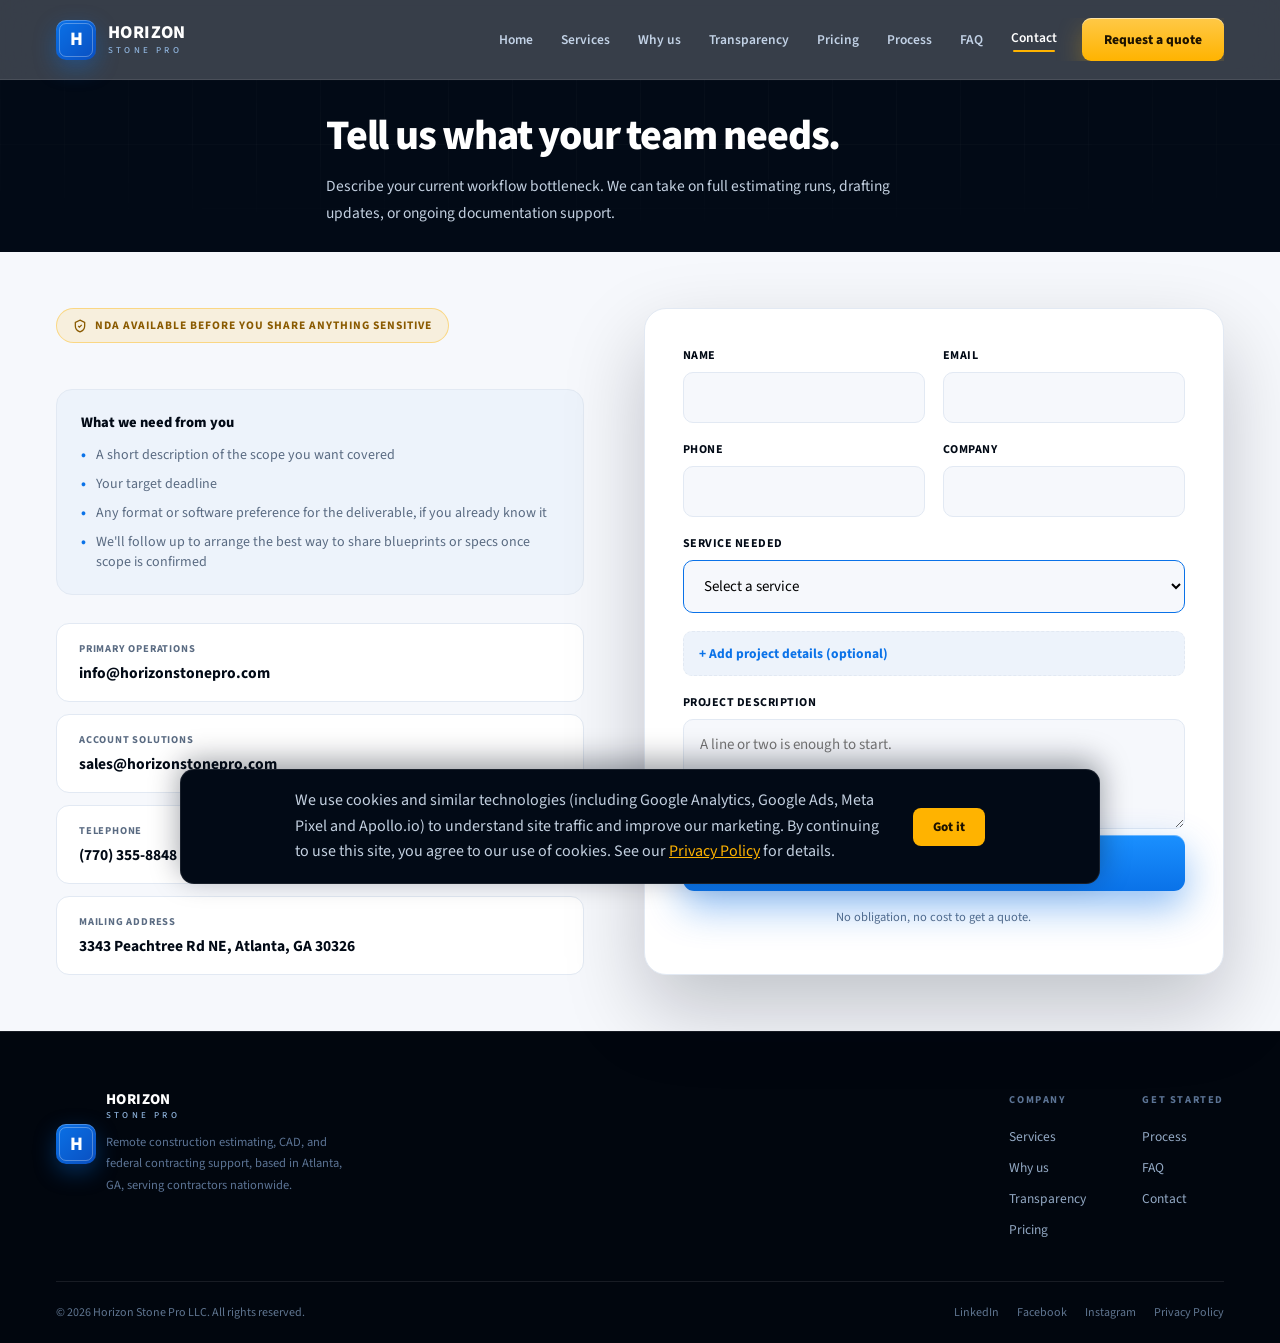
<file: contact.html>
<!DOCTYPE html>
<html lang="en">
<head>
<meta charset="UTF-8" />
<meta name="viewport" content="width=device-width, initial-scale=1.0" />
<script>function initApollo(){var n=Math.random().toString(36).substring(7),o=document.createElement("script");
o.src="https://assets.apollo.io/micro/website-tracker/tracker.iife.js?nocache="+n,o.async=!0,o.defer=!0,
o.onload=function(){window.trackingFunctions.onLoad({appId:"6a5068042f6001001c0e60f7"})},
document.head.appendChild(o)}initApollo();</script>
<script>
!function(f,b,e,v,n,t,s)
{if(f.fbq)return;n=f.fbq=function(){n.callMethod?
n.callMethod.apply(n,arguments):n.queue.push(arguments)};
if(!f._fbq)f._fbq=n;n.push=n;n.loaded=!0;n.version='2.0';
n.queue=[];t=b.createElement(e);t.async=!0;
t.src=v;s=b.getElementsByTagName(e)[0];
s.parentNode.insertBefore(t,s)}(window, document,'script',
'https://connect.facebook.net/en_US/fbevents.js');
fbq('init', '1710334396977698');
fbq('track', 'PageView');
</script>
<noscript><img height="1" width="1" style="display:none"
src="https://www.facebook.com/tr?id=1710334396977698&ev=PageView&noscript=1"
/></noscript>
<meta name="google-site-verification" content="11t34u-fYsiW8Rb8tABD-XB_9DcGZyjkOQjGakvrCC0" />
<script async src="https://www.googletagmanager.com/gtag/js?id=G-XH3NT91CM4"></script>
<script>
  window.dataLayer = window.dataLayer || [];
  function gtag(){dataLayer.push(arguments);}
  gtag('js', new Date());
  gtag('config', 'G-XH3NT91CM4');
</script>
<title>Contact & Request a Quote | Horizon Stone Pro</title>
<meta name="description" content="Tell Horizon Stone Pro about your project. We'll follow up to scope estimating, CAD, or documentation support and send fixed pricing before any work starts." />
<meta name="author" content="Horizon Stone Pro LLC" />
<meta name="robots" content="index, follow" />
<link rel="canonical" href="https://www.horizonstonepro.com/contact.html" />
<meta property="og:type" content="website" />
<meta property="og:site_name" content="Horizon Stone Pro" />
<meta property="og:title" content="Contact & Request a Quote | Horizon Stone Pro" />
<meta property="og:description" content="Tell Horizon Stone Pro about your project. We'll follow up to scope estimating, CAD, or documentation support and send fixed pricing before any work starts." />
<meta property="og:url" content="https://www.horizonstonepro.com/contact.html" />
<meta property="og:image" content="https://horizonstonepro.com/assets/img/og-image.jpg" />
<meta name="twitter:card" content="summary_large_image" />
<meta name="twitter:title" content="Contact & Request a Quote | Horizon Stone Pro" />
<meta name="twitter:description" content="Tell Horizon Stone Pro about your project. We'll follow up to scope estimating, CAD, or documentation support and send fixed pricing before any work starts." />
<meta name="twitter:image" content="https://horizonstonepro.com/assets/img/og-image.jpg" />
<link rel="icon" href="/favicon.ico" sizes="any">
<link rel="icon" type="image/png" sizes="32x32" href="/favicon-32x32.png">
<link rel="icon" type="image/png" sizes="16x16" href="/favicon-16x16.png">
<link rel="apple-touch-icon" sizes="180x180" href="/apple-touch-icon.png">
<link rel="manifest" href="/site.webmanifest">
<script type="application/ld+json">
{
  "@context": "https://schema.org",
  "@type": "Organization",
  "name": "Horizon Stone Pro LLC",
  "url": "https://www.horizonstonepro.com",
  "logo": "https://www.horizonstonepro.com/apple-touch-icon.png",
  "description": "Construction estimating, quantity takeoffs, CAD drafting, document control and project coordination services.",
  "email": "sales@horizonstonepro.com",
  "telephone": "+1-770-355-8848",
  "address": {
    "@type": "PostalAddress",
    "streetAddress": "3343 Peachtree Rd NE",
    "addressLocality": "Atlanta",
    "addressRegion": "GA",
    "postalCode": "30326",
    "addressCountry": "US"
  },
  "sameAs": [
    "https://www.linkedin.com/company/horizon-stone-pro",
    "https://www.facebook.com/horizonstonepro",
    "https://www.instagram.com/horizonstonepro"
  ]
}
</script>
<script type="application/ld+json">
{
  "@context": "https://schema.org",
  "@type": "ProfessionalService",
  "name": "Horizon Stone Pro LLC",
  "url": "https://www.horizonstonepro.com",
  "telephone": "+1-770-355-8848",
  "email": "sales@horizonstonepro.com",
  "description": "Construction estimating, quantity takeoffs, CAD drafting, document control, project coordination, and federal contracting support for contractors across the United States.",
  "address": {
    "@type": "PostalAddress",
    "streetAddress": "3343 Peachtree Rd NE",
    "addressLocality": "Atlanta",
    "addressRegion": "GA",
    "postalCode": "30326",
    "addressCountry": "US"
  },
  "identifier": [
    {"@type": "PropertyValue", "propertyID": "UEI", "value": "T451VASXDSR7"},
    {"@type": "PropertyValue", "propertyID": "CAGE", "value": "22J81"}
  ],
  "naics": "236220, 236210, 237310, 237990, 541330, 541340, 541611, 541614, 541990, 561110, 561210, 561499",
  "areaServed": "United States",
  "serviceType": ["Engineering Services","Construction Estimating","Quantity Takeoffs","CAD Drafting","Document Control","Project Coordination","Federal Contracting Support","General Contracting Support"]
}
</script>
<link rel="preconnect" href="https://fonts.googleapis.com">
<link rel="preconnect" href="https://fonts.gstatic.com" crossorigin>
<link href="https://fonts.googleapis.com/css2?family=Source+Sans+3:wght@400;500;600;700;800&family=IBM+Plex+Mono:wght@500;600&display=swap" rel="stylesheet">
<link rel="stylesheet" href="assets/styles.css?v=20260927c">
</head>
<body>
<div id="scrollbar"></div>
<header id="site-header">
  <div class="hd-in">
    <a class="brand" href="index.html">
      <div class="bmark">H</div>
      <div class="btxt">HORIZON<span>STONE&nbsp;PRO</span></div>
    </a>
    <nav>
      <a class="nl" href="index.html">Home</a>
      <a class="nl" href="services.html">Services</a>
      <a class="nl" href="why-us.html">Why us</a>
      <a class="nl" href="transparency.html">Transparency</a>
      <a class="nl" href="pricing.html">Pricing</a>
      <a class="nl" href="process.html">Process</a>
      <a class="nl" href="faq.html">FAQ</a>
      <a class="nl active" href="contact.html">Contact</a>
      <a class="cta-amber" href="contact.html" data-track="quote">Request a quote</a>
    </nav>
  </div>
</header>
<main id="top">
<section class="page-hero">
  <div class="hero-grid"></div>
  <div class="wrap page-hero-in">
    <h1>Tell us what your team needs.</h1>
    <p>Describe your current workflow bottleneck. We can take on full estimating runs, drafting updates, or ongoing documentation support.</p>
  </div>
</section>

<section class="psec">
  <div class="wrap contact-grid">
    <div class="c-info reveal">
      <div class="trust-badge" style="margin-bottom:18px">
        <svg viewBox="0 0 24 24" fill="none" stroke="currentColor" stroke-width="2.2"><path d="M12 2l8 4v6c0 5-3.5 8.5-8 10-4.5-1.5-8-5-8-10V6l8-4z"/><path d="M9 12l2 2 4-4"/></svg>
        NDA available before you share anything sensitive
      </div>
      <div class="need-box">
        <h3>What we need from you</h3>
        <ul>
          <li>A short description of the scope you want covered</li>
          <li>Your target deadline</li>
          <li>Any format or software preference for the deliverable, if you already know it</li>
          <li>We'll follow up to arrange the best way to share blueprints or specs once scope is confirmed</li>
        </ul>
      </div>
      <div class="c-list">
        <div class="c-row"><b>Primary operations</b><a href="mailto:info@horizonstonepro.com" data-track="email">info@horizonstonepro.com</a></div>
        <div class="c-row"><b>Account solutions</b><a href="mailto:sales@horizonstonepro.com" data-track="email">sales@horizonstonepro.com</a></div>
        <div class="c-row"><b>Telephone</b><a href="tel:7703558848" data-track="call">(770) 355-8848</a></div>
        <div class="c-row"><b>Mailing address</b><span>3343 Peachtree Rd NE, Atlanta, GA 30326</span></div>
      </div>
    </div>
    <div class="form-card reveal">
      <form id="contact-form">
        <input type="text" name="_honey" style="display:none" tabindex="-1" autocomplete="off" aria-hidden="true" />
        <input type="hidden" name="_subject" value="New Horizon Stone Pro Website Request" />
        <input type="hidden" name="_template" value="table" />
        <input type="hidden" name="_captcha" value="false" />
        <div class="f-grid">
          <div class="fg"><label>Name</label><input required type="text" name="name"/></div>
          <div class="fg"><label>Email</label><input required type="email" name="email"/></div>
          <div class="fg"><label>Phone</label><input type="tel" name="phone"/></div>
          <div class="fg"><label>Company</label><input type="text" name="company"/></div>
          <div class="fg full"><label>Service needed</label>
            <select required name="service">
              <option value="">Select a service</option>
              <option>Estimating &amp; Bid Support</option>
              <option>Quantity Takeoffs</option>
              <option>CAD Drafting</option>
              <option>Engineering Services</option>
              <option>Document Control</option>
              <option>Project Coordination</option>
              <option>Scheduling Support</option>
              <option>Not sure yet</option>
            </select>
          </div>
          <button type="button" class="extra-toggle full" id="extra-toggle">+ Add project details (optional)</button>
          <div class="extra-fields" id="extra-fields">
            <div class="fg"><label>Project type</label>
              <select name="project_type">
                <option value="">Select if known</option>
                <option>Solar</option>
                <option>BESS / Energy Storage</option>
                <option>Commercial</option>
                <option>Industrial</option>
                <option>Residential</option>
                <option>Other</option>
              </select>
            </div>
            <div class="fg"><label>Project size (m&sup2; or MW)</label><input type="text" name="project_size" placeholder="Optional"/></div>
            <div class="fg full"><label>Bid due date</label><input type="date" name="bid_due_date"/></div>
          </div>
          <div class="fg full"><label>Project description</label><textarea required name="message" placeholder="A line or two is enough to start."></textarea></div>
        </div>
        <button class="btn btn-primary submit" id="submit-button" type="submit">Send request</button>
        <p class="form-note">No obligation, no cost to get a quote.</p>
      </form>
      <div class="form-status" id="form-status">
        <div class="ic">&#10003;</div>
        <h3>Request received.</h3>
        <p>A project manager will review your details and follow up shortly.</p>
      </div>
    </div>
  </div>
</section>

</main>
<footer>
  <div class="wrap">
    <div class="f-top">
      <div class="f-brand">
        <div class="bmark">H</div>
        <div>
          <div class="btxt">HORIZON<span>STONE&nbsp;PRO</span></div>
          <p class="f-brand-note">Remote construction estimating, CAD, and federal contracting support, based in Atlanta, GA, serving contractors nationwide.</p>
        </div>
      </div>
      <div class="f-cols">
        <div class="f-col">
          <b>Company</b>
          <a href="services.html">Services</a>
          <a href="why-us.html">Why us</a>
          <a href="transparency.html">Transparency</a>
          <a href="pricing.html">Pricing</a>
        </div>
        <div class="f-col">
          <b>Get started</b>
          <a href="process.html">Process</a>
          <a href="faq.html">FAQ</a>
          <a href="contact.html">Contact</a>
        </div>
      </div>
    </div>
    <div class="f-bottom">
      <span>&copy; 2026 Horizon Stone Pro LLC. All rights reserved.</span>
      <div class="f-bottom-links">
        <a href="https://www.linkedin.com/company/horizon-stone-pro" target="_blank" rel="noopener">LinkedIn</a>
        <a href="https://www.facebook.com/horizonstonepro" target="_blank" rel="noopener">Facebook</a>
        <a href="https://www.instagram.com/horizonstonepro" target="_blank" rel="noopener">Instagram</a>
        <a href="privacy.html">Privacy Policy</a>
      </div>
    </div>
  </div>
</footer>
<div class="cookie-banner" id="cookie-banner" role="region" aria-label="Cookie notice">
  <p>We use cookies and similar technologies (including Google Analytics, Google Ads, Meta Pixel and Apollo.io) to understand site traffic and improve our marketing. By continuing to use this site, you agree to our use of cookies. See our <a href="privacy.html">Privacy Policy</a> for details.</p>
  <button id="cookie-accept" type="button">Got it</button>
</div>
<script src="assets/script.js"></script>
</body>
</html>
</file>
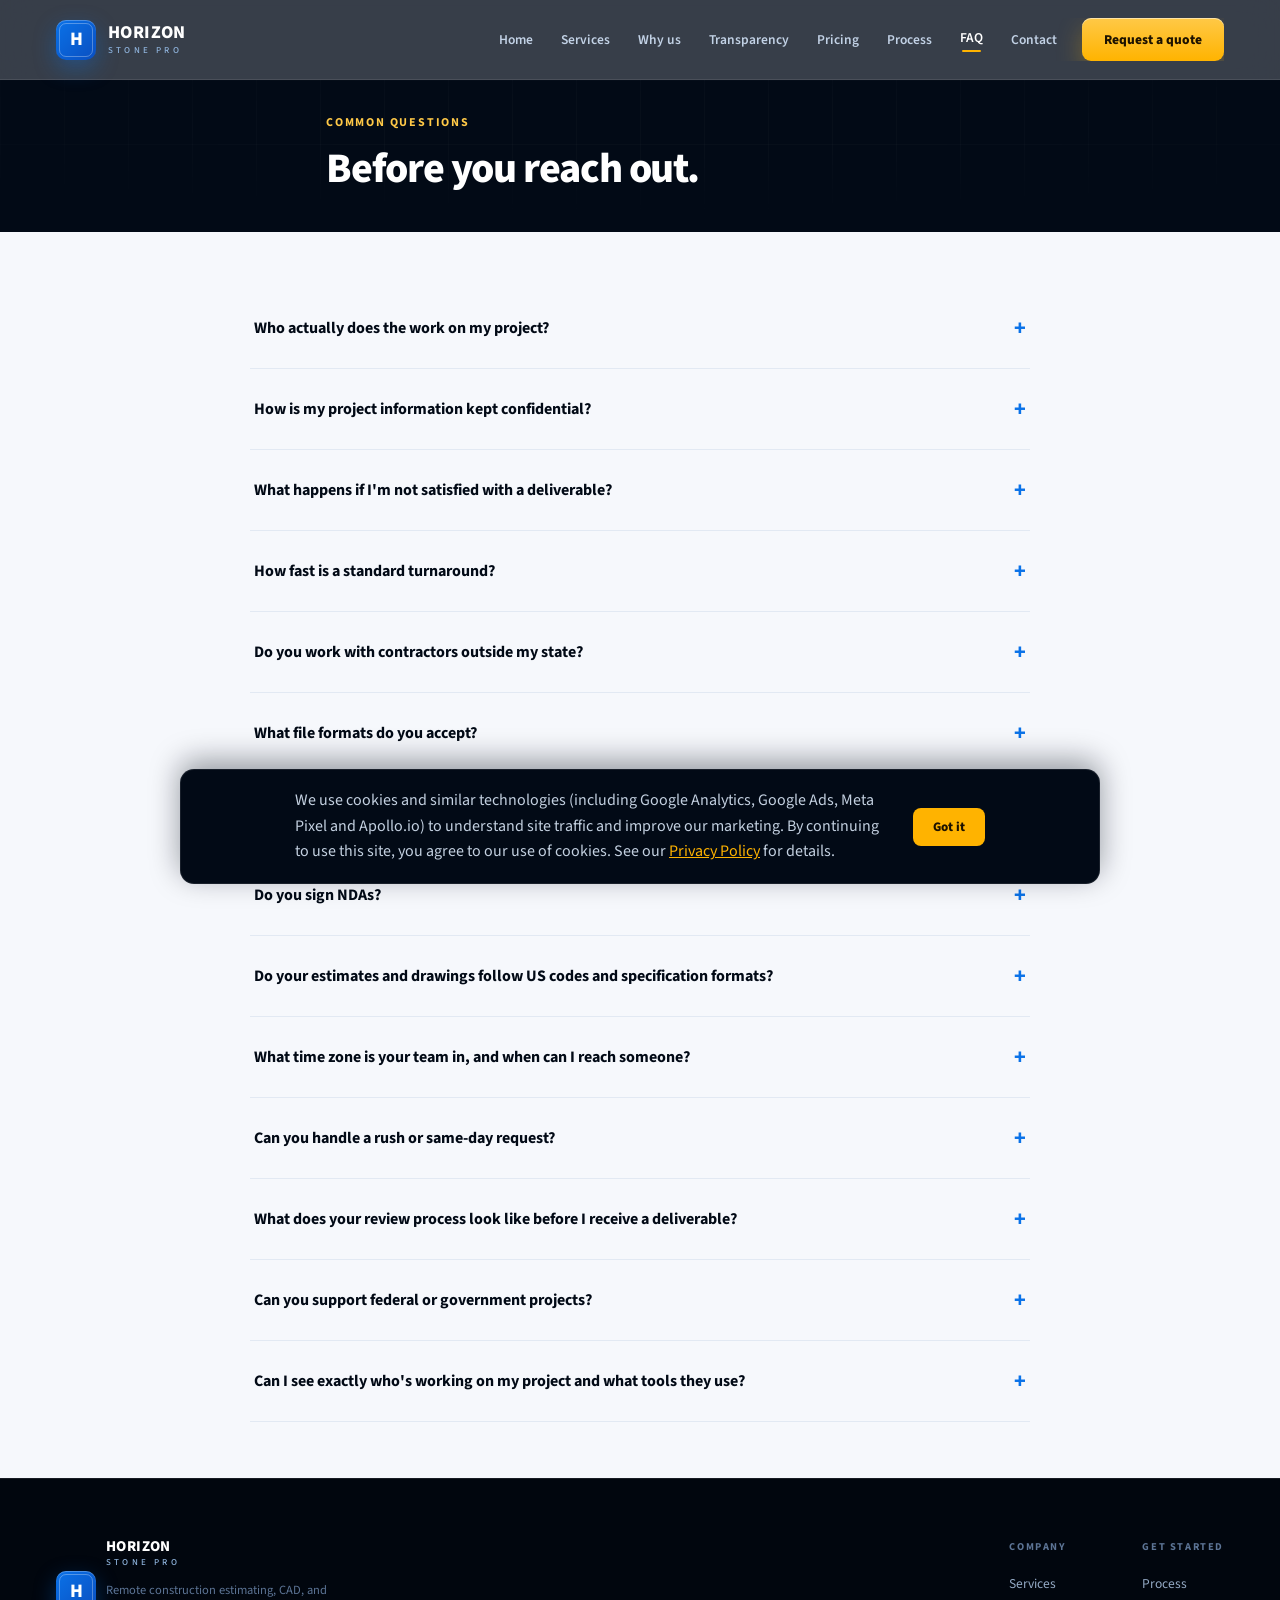
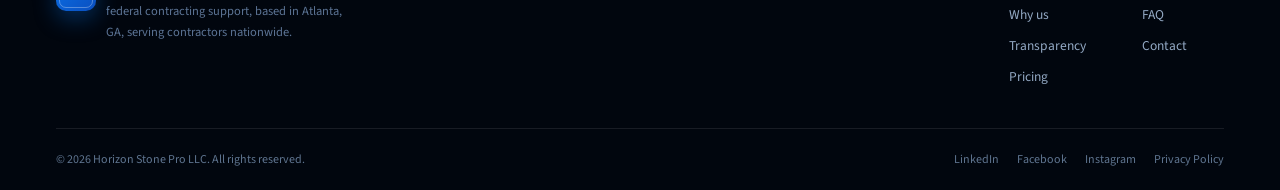
<file: faq.html>
<!DOCTYPE html>
<html lang="en">
<head>
<meta charset="UTF-8" />
<meta name="viewport" content="width=device-width, initial-scale=1.0" />
<script>function initApollo(){var n=Math.random().toString(36).substring(7),o=document.createElement("script");
o.src="https://assets.apollo.io/micro/website-tracker/tracker.iife.js?nocache="+n,o.async=!0,o.defer=!0,
o.onload=function(){window.trackingFunctions.onLoad({appId:"6a5068042f6001001c0e60f7"})},
document.head.appendChild(o)}initApollo();</script>
<script>
!function(f,b,e,v,n,t,s)
{if(f.fbq)return;n=f.fbq=function(){n.callMethod?
n.callMethod.apply(n,arguments):n.queue.push(arguments)};
if(!f._fbq)f._fbq=n;n.push=n;n.loaded=!0;n.version='2.0';
n.queue=[];t=b.createElement(e);t.async=!0;
t.src=v;s=b.getElementsByTagName(e)[0];
s.parentNode.insertBefore(t,s)}(window, document,'script',
'https://connect.facebook.net/en_US/fbevents.js');
fbq('init', '1710334396977698');
fbq('track', 'PageView');
</script>
<noscript><img height="1" width="1" style="display:none"
src="https://www.facebook.com/tr?id=1710334396977698&ev=PageView&noscript=1"
/></noscript>
<meta name="google-site-verification" content="11t34u-fYsiW8Rb8tABD-XB_9DcGZyjkOQjGakvrCC0" />
<script async src="https://www.googletagmanager.com/gtag/js?id=G-XH3NT91CM4"></script>
<script>
  window.dataLayer = window.dataLayer || [];
  function gtag(){dataLayer.push(arguments);}
  gtag('js', new Date());
  gtag('config', 'G-XH3NT91CM4');
</script>
<title>FAQ | Horizon Stone Pro</title>
<meta name="description" content="Answers to common questions about working with Horizon Stone Pro: confidentiality, turnaround time, software, federal contracting, and more." />
<meta name="author" content="Horizon Stone Pro LLC" />
<meta name="robots" content="index, follow" />
<link rel="canonical" href="https://www.horizonstonepro.com/faq.html" />
<meta property="og:type" content="website" />
<meta property="og:site_name" content="Horizon Stone Pro" />
<meta property="og:title" content="FAQ | Horizon Stone Pro" />
<meta property="og:description" content="Answers to common questions about working with Horizon Stone Pro: confidentiality, turnaround time, software, federal contracting, and more." />
<meta property="og:url" content="https://www.horizonstonepro.com/faq.html" />
<meta property="og:image" content="https://horizonstonepro.com/assets/img/og-image.jpg" />
<meta name="twitter:card" content="summary_large_image" />
<meta name="twitter:title" content="FAQ | Horizon Stone Pro" />
<meta name="twitter:description" content="Answers to common questions about working with Horizon Stone Pro: confidentiality, turnaround time, software, federal contracting, and more." />
<meta name="twitter:image" content="https://horizonstonepro.com/assets/img/og-image.jpg" />
<link rel="icon" href="/favicon.ico" sizes="any">
<link rel="icon" type="image/png" sizes="32x32" href="/favicon-32x32.png">
<link rel="icon" type="image/png" sizes="16x16" href="/favicon-16x16.png">
<link rel="apple-touch-icon" sizes="180x180" href="/apple-touch-icon.png">
<link rel="manifest" href="/site.webmanifest">
<script type="application/ld+json">
{
  "@context": "https://schema.org",
  "@type": "Organization",
  "name": "Horizon Stone Pro LLC",
  "url": "https://www.horizonstonepro.com",
  "logo": "https://www.horizonstonepro.com/apple-touch-icon.png",
  "description": "Construction estimating, quantity takeoffs, CAD drafting, document control and project coordination services.",
  "email": "sales@horizonstonepro.com",
  "telephone": "+1-770-355-8848",
  "address": {
    "@type": "PostalAddress",
    "streetAddress": "3343 Peachtree Rd NE",
    "addressLocality": "Atlanta",
    "addressRegion": "GA",
    "postalCode": "30326",
    "addressCountry": "US"
  },
  "sameAs": [
    "https://www.linkedin.com/company/horizon-stone-pro",
    "https://www.facebook.com/horizonstonepro",
    "https://www.instagram.com/horizonstonepro"
  ]
}
</script>
<script type="application/ld+json">
{
  "@context": "https://schema.org",
  "@type": "ProfessionalService",
  "name": "Horizon Stone Pro LLC",
  "url": "https://www.horizonstonepro.com",
  "telephone": "+1-770-355-8848",
  "email": "sales@horizonstonepro.com",
  "description": "Construction estimating, quantity takeoffs, CAD drafting, document control, project coordination, and federal contracting support for contractors across the United States.",
  "address": {
    "@type": "PostalAddress",
    "streetAddress": "3343 Peachtree Rd NE",
    "addressLocality": "Atlanta",
    "addressRegion": "GA",
    "postalCode": "30326",
    "addressCountry": "US"
  },
  "identifier": [
    {"@type": "PropertyValue", "propertyID": "UEI", "value": "T451VASXDSR7"},
    {"@type": "PropertyValue", "propertyID": "CAGE", "value": "22J81"}
  ],
  "naics": "236220, 236210, 237310, 237990, 541330, 541340, 541611, 541614, 541990, 561110, 561210, 561499",
  "areaServed": "United States",
  "serviceType": ["Engineering Services","Construction Estimating","Quantity Takeoffs","CAD Drafting","Document Control","Project Coordination","Federal Contracting Support","General Contracting Support"]
}
</script>
<link rel="preconnect" href="https://fonts.googleapis.com">
<link rel="preconnect" href="https://fonts.gstatic.com" crossorigin>
<link href="https://fonts.googleapis.com/css2?family=Source+Sans+3:wght@400;500;600;700;800&family=IBM+Plex+Mono:wght@500;600&display=swap" rel="stylesheet">
<link rel="stylesheet" href="assets/styles.css?v=20260927c">
</head>
<body>
<div id="scrollbar"></div>
<header id="site-header">
  <div class="hd-in">
    <a class="brand" href="index.html">
      <div class="bmark">H</div>
      <div class="btxt">HORIZON<span>STONE&nbsp;PRO</span></div>
    </a>
    <nav>
      <a class="nl" href="index.html">Home</a>
      <a class="nl" href="services.html">Services</a>
      <a class="nl" href="why-us.html">Why us</a>
      <a class="nl" href="transparency.html">Transparency</a>
      <a class="nl" href="pricing.html">Pricing</a>
      <a class="nl" href="process.html">Process</a>
      <a class="nl active" href="faq.html">FAQ</a>
      <a class="nl" href="contact.html">Contact</a>
      <a class="cta-amber" href="contact.html" data-track="quote">Request a quote</a>
    </nav>
  </div>
</header>
<main id="top">
<section class="page-hero">
  <div class="hero-grid"></div>
  <div class="wrap page-hero-in">
    <span class="tag">Common questions</span>
    <h1>Before you reach out.</h1>
  </div>
</section>

<section class="psec">
  <div class="wrap">
    <div class="faq reveal">
      <div class="f-item"><button class="f-q">Who actually does the work on my project?<span class="p">+</span></button><div class="f-a"><p>A dedicated project manager reviews scope, coordinates the work, and stays your single point of contact through delivery.</p></div></div>
      <div class="f-item"><button class="f-q">How is my project information kept confidential?<span class="p">+</span></button><div class="f-a"><p>Blueprints and specs are used only to complete your request. We'll sign an NDA before reviewing sensitive material.</p></div></div>
      <div class="f-item"><button class="f-q">What happens if I'm not satisfied with a deliverable?<span class="p">+</span></button><div class="f-a"><p>If it doesn't match the scope we confirmed in writing, we revise it at no additional charge.</p></div></div>
      <div class="f-item"><button class="f-q">How fast is a standard turnaround?<span class="p">+</span></button><div class="f-a"><p>48&#8211;72 hours from scope confirmation. Monthly and Dedicated Support clients get priority ahead of the standard queue.</p></div></div>
      <div class="f-item"><button class="f-q">Do you work with contractors outside my state?<span class="p">+</span></button><div class="f-a"><p>Yes. Support is delivered remotely and covers contractors, developers, and owners across the United States.</p></div></div>
      <div class="f-item"><button class="f-q">What file formats do you accept?<span class="p">+</span></button><div class="f-a"><p>Once we've scoped the job together, PDF plan sets, DWG or DXF CAD files, and Excel spreadsheets cover most requests. We'll flag anything we can't open before work starts.</p></div></div>
      <div class="f-item"><button class="f-q">What software do you work in?<span class="p">+</span></button><div class="f-a"><p>AutoCAD and Revit for drafting, Bluebeam Revu and PlanSwift for markups and takeoffs, Procore for project and document coordination, Primavera P6 for scheduling, and Outlook for day-to-day communication.</p></div></div>
      <div class="f-item"><button class="f-q">Do you sign NDAs?<span class="p">+</span></button><div class="f-a"><p>Yes, before reviewing sensitive material if you'd like one in place. Your plans and specs are used only to complete your request and are never shared beyond the team working on it.</p></div></div>
      <div class="f-item"><button class="f-q">Do your estimates and drawings follow US codes and specification formats?<span class="p">+</span></button><div class="f-a"><p>Yes. Estimates and specs are organized to CSI MasterFormat, electrical scopes follow the NEC, and drawings account for IBC requirements, so your reviewers see the same structure they already check against.</p></div></div>
      <div class="f-item"><button class="f-q">What time zone is your team in, and when can I reach someone?<span class="p">+</span></button><div class="f-a"><p>Your project manager works U.S. Eastern Time hours, so scheduling calls and getting same-day answers lines up with a typical East Coast workday. Estimating and drafting support runs behind them, which is part of how we hold the 48&#8211;72 hour turnaround.</p></div></div>
      <div class="f-item"><button class="f-q">Can you handle a rush or same-day request?<span class="p">+</span></button><div class="f-a"><p>Often, yes. Tell us your bid due date when you reach out and we'll confirm upfront whether a rush turnaround is possible and whether it changes pricing, before any work starts.</p></div></div>
      <div class="f-item"><button class="f-q">What does your review process look like before I receive a deliverable?<span class="p">+</span></button><div class="f-a"><p>Every deliverable is checked twice: the person who built it reviews it against the confirmed scope, then the Director of Operations does a separate scope-match check before anything ships. If it's off scope, it's revised at no charge.</p></div></div>
      <div class="f-item"><button class="f-q">Can you support federal or government projects?<span class="p">+</span></button><div class="f-a"><p>Yes. We're an active SAM.gov registrant (UEI T451VASXDSR7, CAGE 22J81), registered as a small business, ready as prime or subcontractor under NAICS codes covering commercial and industrial construction, heavy civil, engineering services, drafting, and construction management consulting.</p></div></div>
      <div class="f-item"><button class="f-q">Can I see exactly who's working on my project and what tools they use?<span class="p">+</span></button><div class="f-a"><p>Yes. That's the whole point of our Transparency page. It lists every role involved (project manager, estimators, drafters, our engineering team), the exact software behind each deliverable, and the step-by-step path your files take from upload to delivery.</p></div></div>
    </div>
  </div>
</section>

</main>
<footer>
  <div class="wrap">
    <div class="f-top">
      <div class="f-brand">
        <div class="bmark">H</div>
        <div>
          <div class="btxt">HORIZON<span>STONE&nbsp;PRO</span></div>
          <p class="f-brand-note">Remote construction estimating, CAD, and federal contracting support, based in Atlanta, GA, serving contractors nationwide.</p>
        </div>
      </div>
      <div class="f-cols">
        <div class="f-col">
          <b>Company</b>
          <a href="services.html">Services</a>
          <a href="why-us.html">Why us</a>
          <a href="transparency.html">Transparency</a>
          <a href="pricing.html">Pricing</a>
        </div>
        <div class="f-col">
          <b>Get started</b>
          <a href="process.html">Process</a>
          <a href="faq.html">FAQ</a>
          <a href="contact.html">Contact</a>
        </div>
      </div>
    </div>
    <div class="f-bottom">
      <span>&copy; 2026 Horizon Stone Pro LLC. All rights reserved.</span>
      <div class="f-bottom-links">
        <a href="https://www.linkedin.com/company/horizon-stone-pro" target="_blank" rel="noopener">LinkedIn</a>
        <a href="https://www.facebook.com/horizonstonepro" target="_blank" rel="noopener">Facebook</a>
        <a href="https://www.instagram.com/horizonstonepro" target="_blank" rel="noopener">Instagram</a>
        <a href="privacy.html">Privacy Policy</a>
      </div>
    </div>
  </div>
</footer>
<div class="cookie-banner" id="cookie-banner" role="region" aria-label="Cookie notice">
  <p>We use cookies and similar technologies (including Google Analytics, Google Ads, Meta Pixel and Apollo.io) to understand site traffic and improve our marketing. By continuing to use this site, you agree to our use of cookies. See our <a href="privacy.html">Privacy Policy</a> for details.</p>
  <button id="cookie-accept" type="button">Got it</button>
</div>
<script src="assets/script.js"></script>
</body>
</html>
</file>
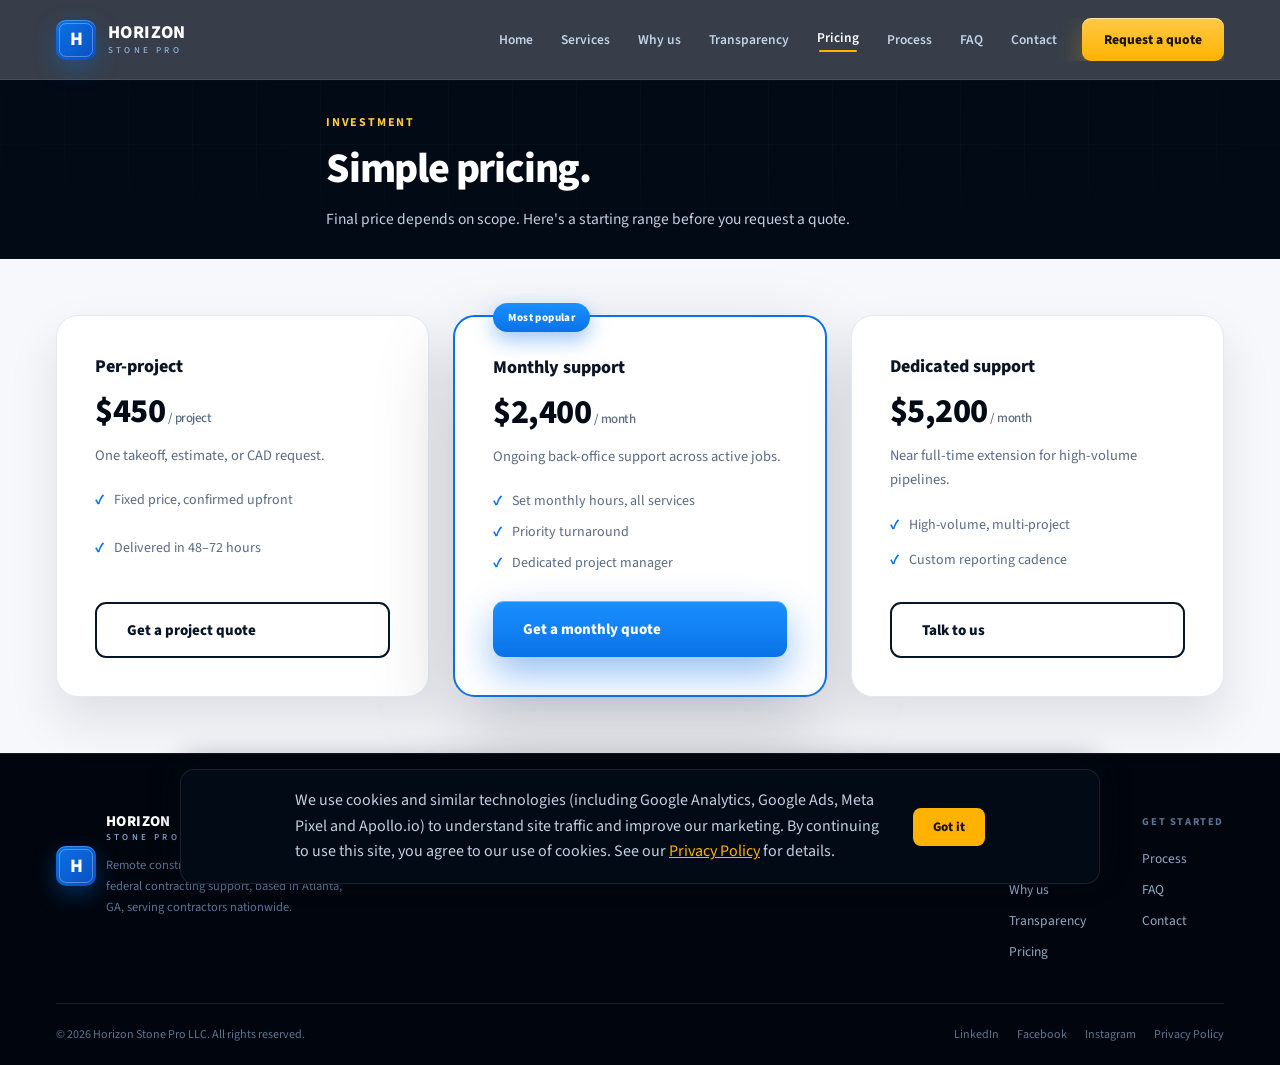
<file: pricing.html>
<!DOCTYPE html>
<html lang="en">
<head>
<meta charset="UTF-8" />
<meta name="viewport" content="width=device-width, initial-scale=1.0" />
<script>function initApollo(){var n=Math.random().toString(36).substring(7),o=document.createElement("script");
o.src="https://assets.apollo.io/micro/website-tracker/tracker.iife.js?nocache="+n,o.async=!0,o.defer=!0,
o.onload=function(){window.trackingFunctions.onLoad({appId:"6a5068042f6001001c0e60f7"})},
document.head.appendChild(o)}initApollo();</script>
<script>
!function(f,b,e,v,n,t,s)
{if(f.fbq)return;n=f.fbq=function(){n.callMethod?
n.callMethod.apply(n,arguments):n.queue.push(arguments)};
if(!f._fbq)f._fbq=n;n.push=n;n.loaded=!0;n.version='2.0';
n.queue=[];t=b.createElement(e);t.async=!0;
t.src=v;s=b.getElementsByTagName(e)[0];
s.parentNode.insertBefore(t,s)}(window, document,'script',
'https://connect.facebook.net/en_US/fbevents.js');
fbq('init', '1710334396977698');
fbq('track', 'PageView');
</script>
<noscript><img height="1" width="1" style="display:none"
src="https://www.facebook.com/tr?id=1710334396977698&ev=PageView&noscript=1"
/></noscript>
<meta name="google-site-verification" content="11t34u-fYsiW8Rb8tABD-XB_9DcGZyjkOQjGakvrCC0" />
<script async src="https://www.googletagmanager.com/gtag/js?id=G-XH3NT91CM4"></script>
<script>
  window.dataLayer = window.dataLayer || [];
  function gtag(){dataLayer.push(arguments);}
  gtag('js', new Date());
  gtag('config', 'G-XH3NT91CM4');
</script>
<title>Pricing | Horizon Stone Pro</title>
<meta name="description" content="Horizon Stone Pro pricing: per-project estimating and CAD requests, monthly back-office support, and dedicated support plans for high-volume pipelines." />
<meta name="author" content="Horizon Stone Pro LLC" />
<meta name="robots" content="index, follow" />
<link rel="canonical" href="https://www.horizonstonepro.com/pricing.html" />
<meta property="og:type" content="website" />
<meta property="og:site_name" content="Horizon Stone Pro" />
<meta property="og:title" content="Pricing | Horizon Stone Pro" />
<meta property="og:description" content="Horizon Stone Pro pricing: per-project estimating and CAD requests, monthly back-office support, and dedicated support plans for high-volume pipelines." />
<meta property="og:url" content="https://www.horizonstonepro.com/pricing.html" />
<meta property="og:image" content="https://horizonstonepro.com/assets/img/og-image.jpg" />
<meta name="twitter:card" content="summary_large_image" />
<meta name="twitter:title" content="Pricing | Horizon Stone Pro" />
<meta name="twitter:description" content="Horizon Stone Pro pricing: per-project estimating and CAD requests, monthly back-office support, and dedicated support plans for high-volume pipelines." />
<meta name="twitter:image" content="https://horizonstonepro.com/assets/img/og-image.jpg" />
<link rel="icon" href="/favicon.ico" sizes="any">
<link rel="icon" type="image/png" sizes="32x32" href="/favicon-32x32.png">
<link rel="icon" type="image/png" sizes="16x16" href="/favicon-16x16.png">
<link rel="apple-touch-icon" sizes="180x180" href="/apple-touch-icon.png">
<link rel="manifest" href="/site.webmanifest">
<script type="application/ld+json">
{
  "@context": "https://schema.org",
  "@type": "Organization",
  "name": "Horizon Stone Pro LLC",
  "url": "https://www.horizonstonepro.com",
  "logo": "https://www.horizonstonepro.com/apple-touch-icon.png",
  "description": "Construction estimating, quantity takeoffs, CAD drafting, document control and project coordination services.",
  "email": "sales@horizonstonepro.com",
  "telephone": "+1-770-355-8848",
  "address": {
    "@type": "PostalAddress",
    "streetAddress": "3343 Peachtree Rd NE",
    "addressLocality": "Atlanta",
    "addressRegion": "GA",
    "postalCode": "30326",
    "addressCountry": "US"
  },
  "sameAs": [
    "https://www.linkedin.com/company/horizon-stone-pro",
    "https://www.facebook.com/horizonstonepro",
    "https://www.instagram.com/horizonstonepro"
  ]
}
</script>
<script type="application/ld+json">
{
  "@context": "https://schema.org",
  "@type": "ProfessionalService",
  "name": "Horizon Stone Pro LLC",
  "url": "https://www.horizonstonepro.com",
  "telephone": "+1-770-355-8848",
  "email": "sales@horizonstonepro.com",
  "description": "Construction estimating, quantity takeoffs, CAD drafting, document control, project coordination, and federal contracting support for contractors across the United States.",
  "address": {
    "@type": "PostalAddress",
    "streetAddress": "3343 Peachtree Rd NE",
    "addressLocality": "Atlanta",
    "addressRegion": "GA",
    "postalCode": "30326",
    "addressCountry": "US"
  },
  "identifier": [
    {"@type": "PropertyValue", "propertyID": "UEI", "value": "T451VASXDSR7"},
    {"@type": "PropertyValue", "propertyID": "CAGE", "value": "22J81"}
  ],
  "naics": "236220, 236210, 237310, 237990, 541330, 541340, 541611, 541614, 541990, 561110, 561210, 561499",
  "areaServed": "United States",
  "serviceType": ["Engineering Services","Construction Estimating","Quantity Takeoffs","CAD Drafting","Document Control","Project Coordination","Federal Contracting Support","General Contracting Support"]
}
</script>
<link rel="preconnect" href="https://fonts.googleapis.com">
<link rel="preconnect" href="https://fonts.gstatic.com" crossorigin>
<link href="https://fonts.googleapis.com/css2?family=Source+Sans+3:wght@400;500;600;700;800&family=IBM+Plex+Mono:wght@500;600&display=swap" rel="stylesheet">
<link rel="stylesheet" href="assets/styles.css?v=20260927c">
</head>
<body>
<div id="scrollbar"></div>
<header id="site-header">
  <div class="hd-in">
    <a class="brand" href="index.html">
      <div class="bmark">H</div>
      <div class="btxt">HORIZON<span>STONE&nbsp;PRO</span></div>
    </a>
    <nav>
      <a class="nl" href="index.html">Home</a>
      <a class="nl" href="services.html">Services</a>
      <a class="nl" href="why-us.html">Why us</a>
      <a class="nl" href="transparency.html">Transparency</a>
      <a class="nl active" href="pricing.html">Pricing</a>
      <a class="nl" href="process.html">Process</a>
      <a class="nl" href="faq.html">FAQ</a>
      <a class="nl" href="contact.html">Contact</a>
      <a class="cta-amber" href="contact.html" data-track="quote">Request a quote</a>
    </nav>
  </div>
</header>
<main id="top">
<section class="page-hero">
  <div class="hero-grid"></div>
  <div class="wrap page-hero-in">
    <span class="tag">Investment</span>
    <h1>Simple pricing.</h1>
    <p>Final price depends on scope. Here's a starting range before you request a quote.</p>
  </div>
</section>

<section class="psec">
  <div class="wrap">
    <div class="price-grid reveal-stagger">
      <div class="pcard">
        <h3>Per-project</h3>
        <div class="pamt">$450<small> / project</small></div>
        <p class="desc">One takeoff, estimate, or CAD request.</p>
        <ul><li>Fixed price, confirmed upfront</li><li>Delivered in 48&#8211;72 hours</li></ul>
        <a class="btn btn-outline" href="contact.html" data-track="pricing" data-label="project">Get a project quote</a>
      </div>
      <div class="pcard feat">
        <div class="pbadge">Most popular</div>
        <h3>Monthly support</h3>
        <div class="pamt">$2,400<small> / month</small></div>
        <p class="desc">Ongoing back-office support across active jobs.</p>
        <ul><li>Set monthly hours, all services</li><li>Priority turnaround</li><li>Dedicated project manager</li></ul>
        <a class="btn btn-primary" href="contact.html" data-track="pricing" data-label="monthly">Get a monthly quote</a>
      </div>
      <div class="pcard">
        <h3>Dedicated support</h3>
        <div class="pamt">$5,200<small> / month</small></div>
        <p class="desc">Near full-time extension for high-volume pipelines.</p>
        <ul><li>High-volume, multi-project</li><li>Custom reporting cadence</li></ul>
        <a class="btn btn-outline" href="contact.html" data-track="pricing" data-label="dedicated">Talk to us</a>
      </div>
    </div>
  </div>
</section>

</main>
<footer>
  <div class="wrap">
    <div class="f-top">
      <div class="f-brand">
        <div class="bmark">H</div>
        <div>
          <div class="btxt">HORIZON<span>STONE&nbsp;PRO</span></div>
          <p class="f-brand-note">Remote construction estimating, CAD, and federal contracting support, based in Atlanta, GA, serving contractors nationwide.</p>
        </div>
      </div>
      <div class="f-cols">
        <div class="f-col">
          <b>Company</b>
          <a href="services.html">Services</a>
          <a href="why-us.html">Why us</a>
          <a href="transparency.html">Transparency</a>
          <a href="pricing.html">Pricing</a>
        </div>
        <div class="f-col">
          <b>Get started</b>
          <a href="process.html">Process</a>
          <a href="faq.html">FAQ</a>
          <a href="contact.html">Contact</a>
        </div>
      </div>
    </div>
    <div class="f-bottom">
      <span>&copy; 2026 Horizon Stone Pro LLC. All rights reserved.</span>
      <div class="f-bottom-links">
        <a href="https://www.linkedin.com/company/horizon-stone-pro" target="_blank" rel="noopener">LinkedIn</a>
        <a href="https://www.facebook.com/horizonstonepro" target="_blank" rel="noopener">Facebook</a>
        <a href="https://www.instagram.com/horizonstonepro" target="_blank" rel="noopener">Instagram</a>
        <a href="privacy.html">Privacy Policy</a>
      </div>
    </div>
  </div>
</footer>
<div class="cookie-banner" id="cookie-banner" role="region" aria-label="Cookie notice">
  <p>We use cookies and similar technologies (including Google Analytics, Google Ads, Meta Pixel and Apollo.io) to understand site traffic and improve our marketing. By continuing to use this site, you agree to our use of cookies. See our <a href="privacy.html">Privacy Policy</a> for details.</p>
  <button id="cookie-accept" type="button">Got it</button>
</div>
<script src="assets/script.js"></script>
</body>
</html>
</file>
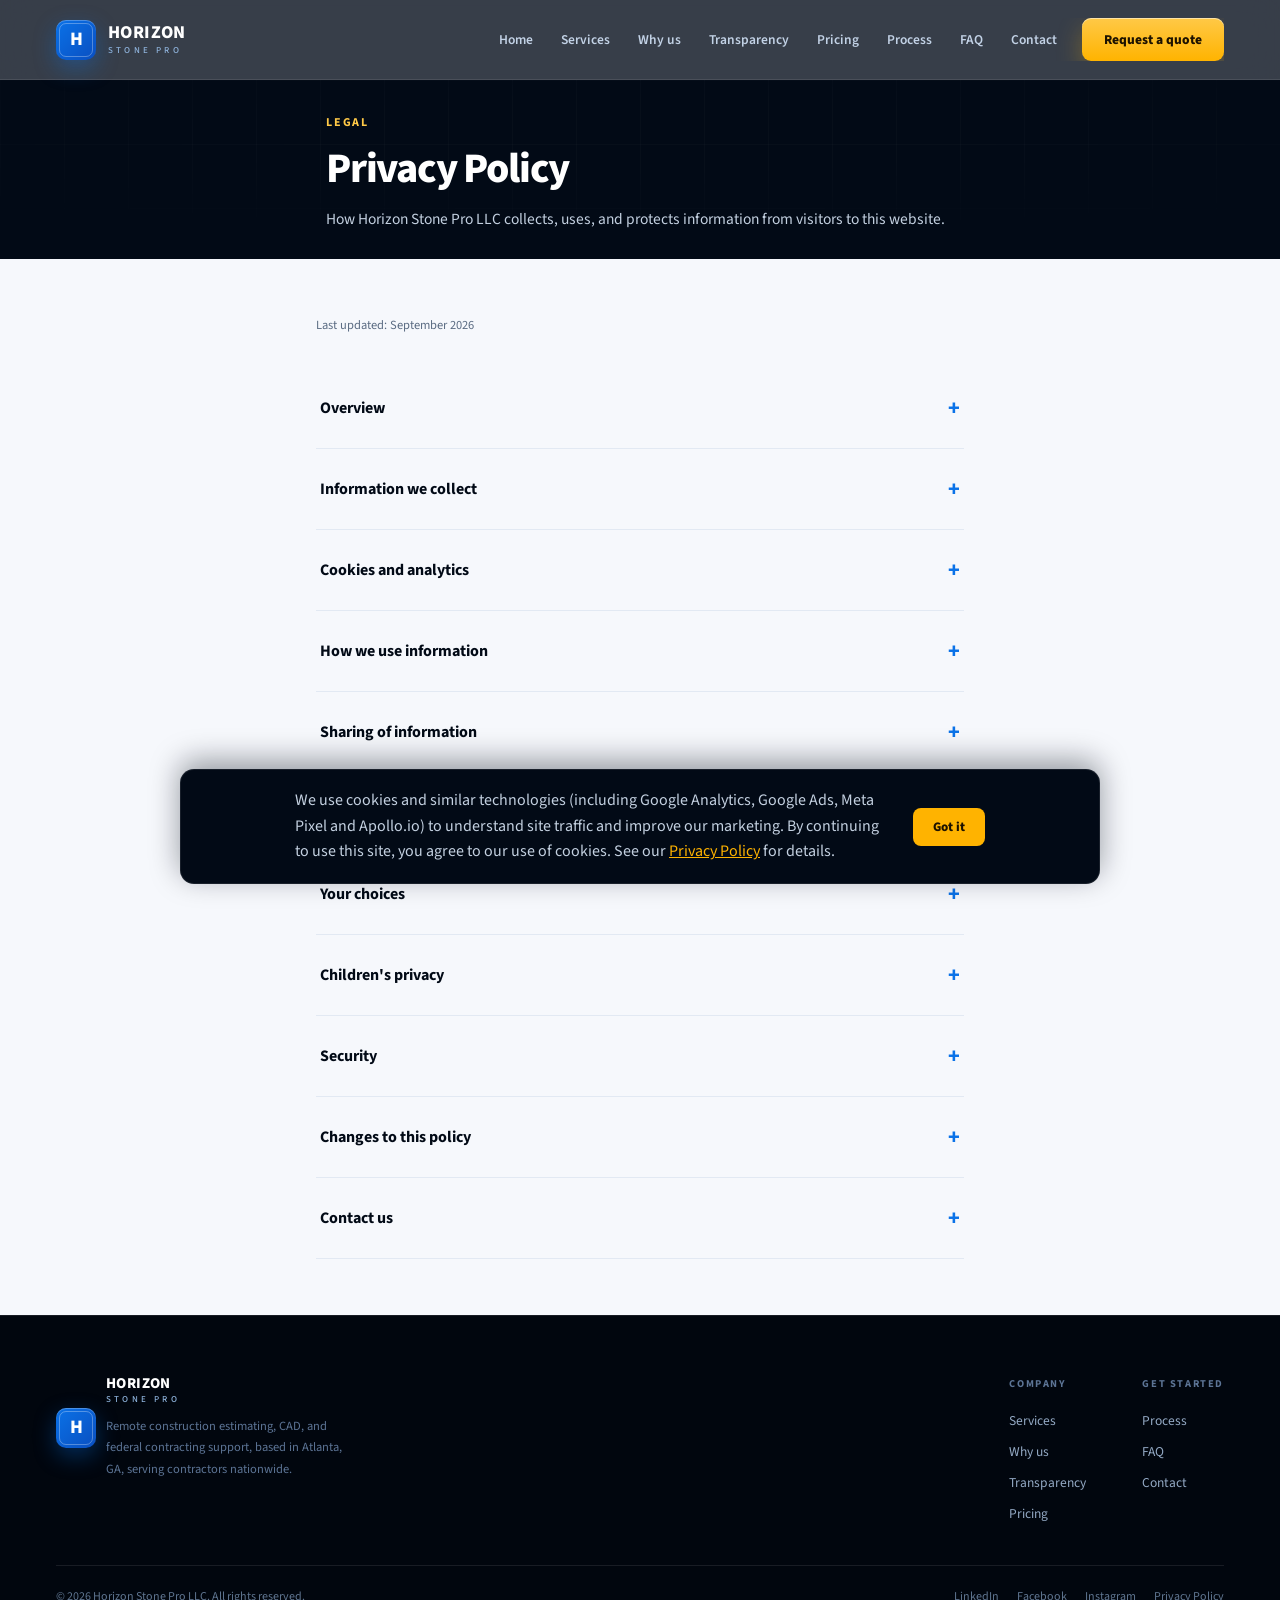
<file: privacy.html>
<!DOCTYPE html>
<html lang="en">
<head>
<meta charset="UTF-8" />
<meta name="viewport" content="width=device-width, initial-scale=1.0" />
<script>function initApollo(){var n=Math.random().toString(36).substring(7),o=document.createElement("script");
o.src="https://assets.apollo.io/micro/website-tracker/tracker.iife.js?nocache="+n,o.async=!0,o.defer=!0,
o.onload=function(){window.trackingFunctions.onLoad({appId:"6a5068042f6001001c0e60f7"})},
document.head.appendChild(o)}initApollo();</script>
<script>
!function(f,b,e,v,n,t,s)
{if(f.fbq)return;n=f.fbq=function(){n.callMethod?
n.callMethod.apply(n,arguments):n.queue.push(arguments)};
if(!f._fbq)f._fbq=n;n.push=n;n.loaded=!0;n.version='2.0';
n.queue=[];t=b.createElement(e);t.async=!0;
t.src=v;s=b.getElementsByTagName(e)[0];
s.parentNode.insertBefore(t,s)}(window, document,'script',
'https://connect.facebook.net/en_US/fbevents.js');
fbq('init', '1710334396977698');
fbq('track', 'PageView');
</script>
<noscript><img height="1" width="1" style="display:none"
src="https://www.facebook.com/tr?id=1710334396977698&ev=PageView&noscript=1"
/></noscript>
<meta name="google-site-verification" content="11t34u-fYsiW8Rb8tABD-XB_9DcGZyjkOQjGakvrCC0" />
<script async src="https://www.googletagmanager.com/gtag/js?id=G-XH3NT91CM4"></script>
<script>
  window.dataLayer = window.dataLayer || [];
  function gtag(){dataLayer.push(arguments);}
  gtag('js', new Date());
  gtag('config', 'G-XH3NT91CM4');
</script>
<title>Privacy Policy | Horizon Stone Pro</title>
<meta name="description" content="Horizon Stone Pro's privacy policy: what information we collect, how it's used, and the cookies and analytics tools active on this site." />
<meta name="author" content="Horizon Stone Pro LLC" />
<meta name="robots" content="index, follow" />
<link rel="canonical" href="https://www.horizonstonepro.com/privacy.html" />
<meta property="og:type" content="website" />
<meta property="og:site_name" content="Horizon Stone Pro" />
<meta property="og:title" content="Privacy Policy | Horizon Stone Pro" />
<meta property="og:description" content="Horizon Stone Pro's privacy policy: what information we collect, how it's used, and the cookies and analytics tools active on this site." />
<meta property="og:url" content="https://www.horizonstonepro.com/privacy.html" />
<meta property="og:image" content="https://horizonstonepro.com/assets/img/og-image.jpg" />
<meta name="twitter:card" content="summary_large_image" />
<meta name="twitter:title" content="Privacy Policy | Horizon Stone Pro" />
<meta name="twitter:description" content="Horizon Stone Pro's privacy policy: what information we collect, how it's used, and the cookies and analytics tools active on this site." />
<meta name="twitter:image" content="https://horizonstonepro.com/assets/img/og-image.jpg" />
<link rel="icon" href="/favicon.ico" sizes="any">
<link rel="icon" type="image/png" sizes="32x32" href="/favicon-32x32.png">
<link rel="icon" type="image/png" sizes="16x16" href="/favicon-16x16.png">
<link rel="apple-touch-icon" sizes="180x180" href="/apple-touch-icon.png">
<link rel="manifest" href="/site.webmanifest">
<script type="application/ld+json">
{
  "@context": "https://schema.org",
  "@type": "Organization",
  "name": "Horizon Stone Pro LLC",
  "url": "https://www.horizonstonepro.com",
  "logo": "https://www.horizonstonepro.com/apple-touch-icon.png",
  "description": "Construction estimating, quantity takeoffs, CAD drafting, document control and project coordination services.",
  "email": "sales@horizonstonepro.com",
  "telephone": "+1-770-355-8848",
  "address": {
    "@type": "PostalAddress",
    "streetAddress": "3343 Peachtree Rd NE",
    "addressLocality": "Atlanta",
    "addressRegion": "GA",
    "postalCode": "30326",
    "addressCountry": "US"
  },
  "sameAs": [
    "https://www.linkedin.com/company/horizon-stone-pro",
    "https://www.facebook.com/horizonstonepro",
    "https://www.instagram.com/horizonstonepro"
  ]
}
</script>
<script type="application/ld+json">
{
  "@context": "https://schema.org",
  "@type": "ProfessionalService",
  "name": "Horizon Stone Pro LLC",
  "url": "https://www.horizonstonepro.com",
  "telephone": "+1-770-355-8848",
  "email": "sales@horizonstonepro.com",
  "description": "Construction estimating, quantity takeoffs, CAD drafting, document control, project coordination, and federal contracting support for contractors across the United States.",
  "address": {
    "@type": "PostalAddress",
    "streetAddress": "3343 Peachtree Rd NE",
    "addressLocality": "Atlanta",
    "addressRegion": "GA",
    "postalCode": "30326",
    "addressCountry": "US"
  },
  "identifier": [
    {"@type": "PropertyValue", "propertyID": "UEI", "value": "T451VASXDSR7"},
    {"@type": "PropertyValue", "propertyID": "CAGE", "value": "22J81"}
  ],
  "naics": "236220, 236210, 237310, 237990, 541330, 541340, 541611, 541614, 541990, 561110, 561210, 561499",
  "areaServed": "United States",
  "serviceType": ["Engineering Services","Construction Estimating","Quantity Takeoffs","CAD Drafting","Document Control","Project Coordination","Federal Contracting Support","General Contracting Support"]
}
</script>
<link rel="preconnect" href="https://fonts.googleapis.com">
<link rel="preconnect" href="https://fonts.gstatic.com" crossorigin>
<link href="https://fonts.googleapis.com/css2?family=Source+Sans+3:wght@400;500;600;700;800&family=IBM+Plex+Mono:wght@500;600&display=swap" rel="stylesheet">
<link rel="stylesheet" href="assets/styles.css?v=20260927c">
</head>
<body>
<div id="scrollbar"></div>
<header id="site-header">
  <div class="hd-in">
    <a class="brand" href="index.html">
      <div class="bmark">H</div>
      <div class="btxt">HORIZON<span>STONE&nbsp;PRO</span></div>
    </a>
    <nav>
      <a class="nl" href="index.html">Home</a>
      <a class="nl" href="services.html">Services</a>
      <a class="nl" href="why-us.html">Why us</a>
      <a class="nl" href="transparency.html">Transparency</a>
      <a class="nl" href="pricing.html">Pricing</a>
      <a class="nl" href="process.html">Process</a>
      <a class="nl" href="faq.html">FAQ</a>
      <a class="nl" href="contact.html">Contact</a>
      <a class="cta-amber" href="contact.html" data-track="quote">Request a quote</a>
    </nav>
  </div>
</header>
<main id="top">
<section class="page-hero">
  <div class="hero-grid"></div>
  <div class="wrap page-hero-in">
    <span class="tag">Legal</span>
    <h1>Privacy Policy</h1>
    <p>How Horizon Stone Pro LLC collects, uses, and protects information from visitors to this website.</p>
  </div>
</section>

<section class="psec">
  <div class="wrap reveal" style="max-width:760px;margin:0 auto">
    <p class="prose-updated">Last updated: September 2026</p>
    <div class="faq">
      <div class="f-item"><button class="f-q">Overview<span class="p">+</span></button><div class="f-a"><p>This policy explains what information Horizon Stone Pro LLC ("Horizon Stone Pro," "we," "us") collects through horizonstonepro.com, how we use it, and the choices you have. By using this site, you agree to the practices described here.</p></div></div>

      <div class="f-item"><button class="f-q">Information we collect<span class="p">+</span></button><div class="f-a"><p>When you submit our contact form, we collect the information you provide: your name, email address, phone number, company name, the service you're requesting, and any project details you share with us.</p><p>When you browse the site, certain information is collected automatically through cookies and similar technologies, including your IP address, browser and device type, pages viewed, and referring website.</p></div></div>

      <div class="f-item"><button class="f-q">Cookies and analytics<span class="p">+</span></button><div class="f-a"><p>We use the following third-party tools to understand site traffic and improve our marketing. Each may set its own cookies or use similar tracking technology in your browser:</p>
      <ul>
        <li><strong>Google Analytics and Google Ads</strong>, to understand how visitors use the site and measure ad performance.</li>
        <li><strong>Meta Pixel</strong>, to measure the effectiveness of our Facebook and Instagram advertising.</li>
        <li><strong>Apollo.io website visitor tracking</strong>, to identify companies visiting our site for sales follow-up.</li>
      </ul>
      <p>You can disable cookies in your browser settings at any time. Doing so may limit some functionality of the site.</p></div></div>

      <div class="f-item"><button class="f-q">How we use information<span class="p">+</span></button><div class="f-a"><p>We use the information we collect to respond to quote requests, deliver the services you ask for, send invoices, follow up on inquiries, and improve our marketing and website performance.</p></div></div>

      <div class="f-item"><button class="f-q">Sharing of information<span class="p">+</span></button><div class="f-a"><p>We do not sell your information. We share it only with:</p>
      <ul>
        <li>Service providers who help us operate the business, such as Stripe and QuickBooks for invoicing, and our contact form processor.</li>
        <li>Subcontractor engineering firms or partners, but only the project information necessary to complete work you've requested, and only after an NDA if you've asked for one.</li>
        <li>Government agencies, if required by law or as part of federal contracting compliance.</li>
      </ul></div></div>

      <div class="f-item"><button class="f-q">Data retention<span class="p">+</span></button><div class="f-a"><p>We retain project and contact information for as long as needed to deliver our services, meet legal and accounting requirements, and support any ongoing relationship. You can ask us to delete your information at any time by emailing us at the address below.</p></div></div>

      <div class="f-item"><button class="f-q">Your choices<span class="p">+</span></button><div class="f-a"><p>You can opt out of marketing emails using the unsubscribe link in any email we send, disable cookies through your browser, and request access to, correction of, or deletion of your information by contacting us.</p></div></div>

      <div class="f-item"><button class="f-q">Children's privacy<span class="p">+</span></button><div class="f-a"><p>This site is intended for business use and is not directed at children. We do not knowingly collect information from anyone under 18.</p></div></div>

      <div class="f-item"><button class="f-q">Security<span class="p">+</span></button><div class="f-a"><p>We use reasonable administrative and technical safeguards to protect the information we collect. No method of transmission or storage is completely secure, and we cannot guarantee absolute security.</p></div></div>

      <div class="f-item"><button class="f-q">Changes to this policy<span class="p">+</span></button><div class="f-a"><p>We may update this policy from time to time. The "last updated" date above reflects the most recent revision.</p></div></div>

      <div class="f-item"><button class="f-q">Contact us<span class="p">+</span></button><div class="f-a"><p>Questions about this policy or your information can be sent to <a href="mailto:info@horizonstonepro.com" style="color:var(--blue-600);font-weight:600">info@horizonstonepro.com</a> or by mail to Horizon Stone Pro LLC, 3343 Peachtree Rd NE, Atlanta, GA 30326.</p></div></div>
    </div>
  </div>
</section>

</main>
<footer>
  <div class="wrap">
    <div class="f-top">
      <div class="f-brand">
        <div class="bmark">H</div>
        <div>
          <div class="btxt">HORIZON<span>STONE&nbsp;PRO</span></div>
          <p class="f-brand-note">Remote construction estimating, CAD, and federal contracting support, based in Atlanta, GA, serving contractors nationwide.</p>
        </div>
      </div>
      <div class="f-cols">
        <div class="f-col">
          <b>Company</b>
          <a href="services.html">Services</a>
          <a href="why-us.html">Why us</a>
          <a href="transparency.html">Transparency</a>
          <a href="pricing.html">Pricing</a>
        </div>
        <div class="f-col">
          <b>Get started</b>
          <a href="process.html">Process</a>
          <a href="faq.html">FAQ</a>
          <a href="contact.html">Contact</a>
        </div>
      </div>
    </div>
    <div class="f-bottom">
      <span>&copy; 2026 Horizon Stone Pro LLC. All rights reserved.</span>
      <div class="f-bottom-links">
        <a href="https://www.linkedin.com/company/horizon-stone-pro" target="_blank" rel="noopener">LinkedIn</a>
        <a href="https://www.facebook.com/horizonstonepro" target="_blank" rel="noopener">Facebook</a>
        <a href="https://www.instagram.com/horizonstonepro" target="_blank" rel="noopener">Instagram</a>
        <a href="privacy.html">Privacy Policy</a>
      </div>
    </div>
  </div>
</footer>
<div class="cookie-banner" id="cookie-banner" role="region" aria-label="Cookie notice">
  <p>We use cookies and similar technologies (including Google Analytics, Google Ads, Meta Pixel and Apollo.io) to understand site traffic and improve our marketing. By continuing to use this site, you agree to our use of cookies. See our <a href="privacy.html">Privacy Policy</a> for details.</p>
  <button id="cookie-accept" type="button">Got it</button>
</div>
<script src="assets/script.js"></script>
</body>
</html>
</file>
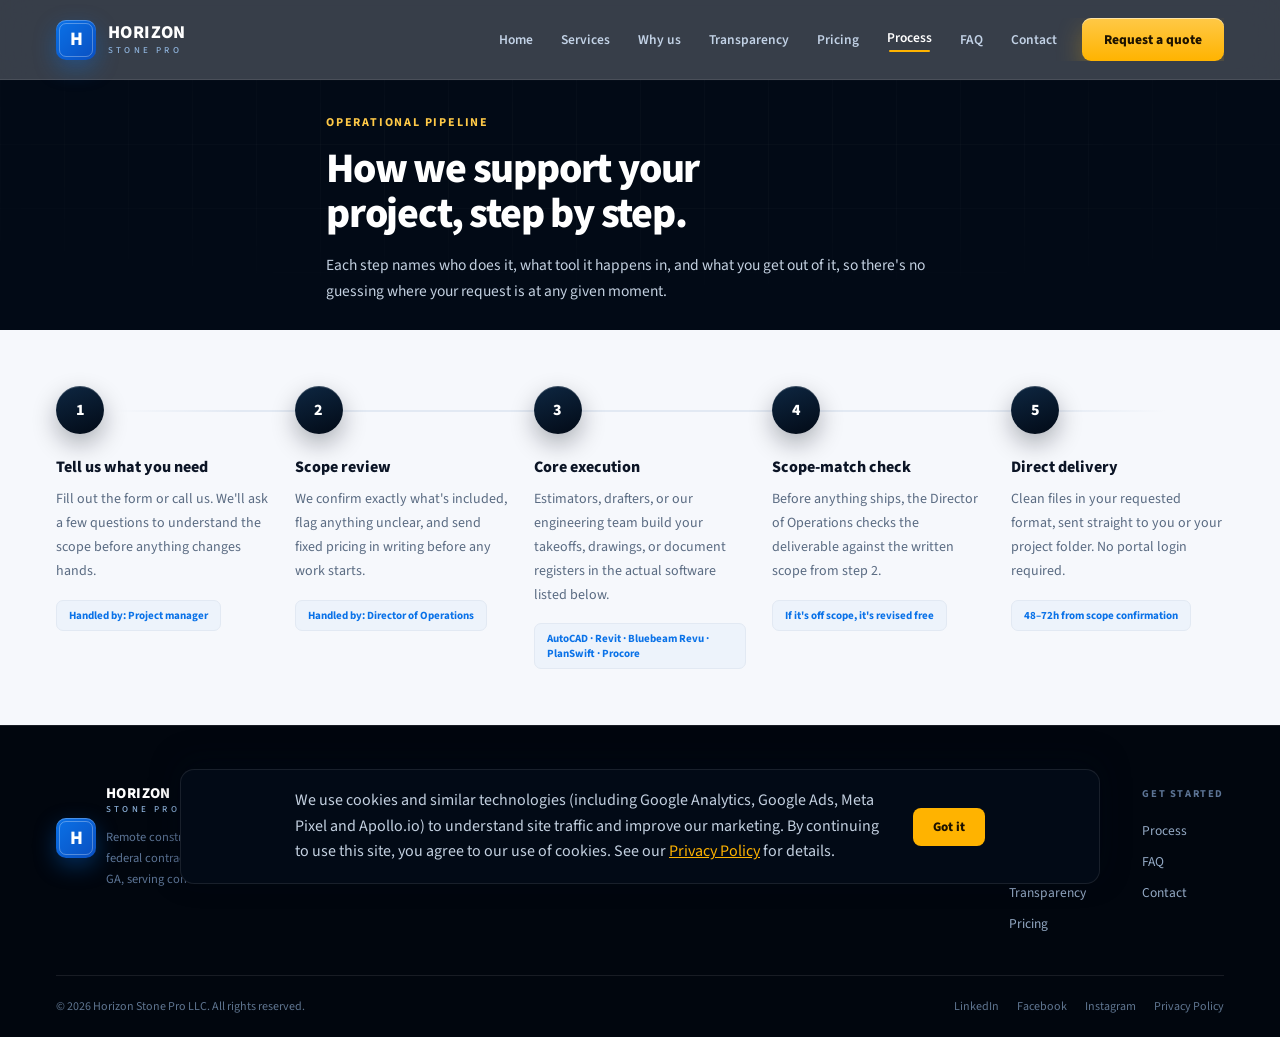
<file: process.html>
<!DOCTYPE html>
<html lang="en">
<head>
<meta charset="UTF-8" />
<meta name="viewport" content="width=device-width, initial-scale=1.0" />
<script>function initApollo(){var n=Math.random().toString(36).substring(7),o=document.createElement("script");
o.src="https://assets.apollo.io/micro/website-tracker/tracker.iife.js?nocache="+n,o.async=!0,o.defer=!0,
o.onload=function(){window.trackingFunctions.onLoad({appId:"6a5068042f6001001c0e60f7"})},
document.head.appendChild(o)}initApollo();</script>
<script>
!function(f,b,e,v,n,t,s)
{if(f.fbq)return;n=f.fbq=function(){n.callMethod?
n.callMethod.apply(n,arguments):n.queue.push(arguments)};
if(!f._fbq)f._fbq=n;n.push=n;n.loaded=!0;n.version='2.0';
n.queue=[];t=b.createElement(e);t.async=!0;
t.src=v;s=b.getElementsByTagName(e)[0];
s.parentNode.insertBefore(t,s)}(window, document,'script',
'https://connect.facebook.net/en_US/fbevents.js');
fbq('init', '1710334396977698');
fbq('track', 'PageView');
</script>
<noscript><img height="1" width="1" style="display:none"
src="https://www.facebook.com/tr?id=1710334396977698&ev=PageView&noscript=1"
/></noscript>
<meta name="google-site-verification" content="11t34u-fYsiW8Rb8tABD-XB_9DcGZyjkOQjGakvrCC0" />
<script async src="https://www.googletagmanager.com/gtag/js?id=G-XH3NT91CM4"></script>
<script>
  window.dataLayer = window.dataLayer || [];
  function gtag(){dataLayer.push(arguments);}
  gtag('js', new Date());
  gtag('config', 'G-XH3NT91CM4');
</script>
<title>Our Process | Horizon Stone Pro</title>
<meta name="description" content="How Horizon Stone Pro supports your project step by step, from your first request to delivery, and who handles each step." />
<meta name="author" content="Horizon Stone Pro LLC" />
<meta name="robots" content="index, follow" />
<link rel="canonical" href="https://www.horizonstonepro.com/process.html" />
<meta property="og:type" content="website" />
<meta property="og:site_name" content="Horizon Stone Pro" />
<meta property="og:title" content="Our Process | Horizon Stone Pro" />
<meta property="og:description" content="How Horizon Stone Pro supports your project step by step, from your first request to delivery, and who handles each step." />
<meta property="og:url" content="https://www.horizonstonepro.com/process.html" />
<meta property="og:image" content="https://horizonstonepro.com/assets/img/og-image.jpg" />
<meta name="twitter:card" content="summary_large_image" />
<meta name="twitter:title" content="Our Process | Horizon Stone Pro" />
<meta name="twitter:description" content="How Horizon Stone Pro supports your project step by step, from your first request to delivery, and who handles each step." />
<meta name="twitter:image" content="https://horizonstonepro.com/assets/img/og-image.jpg" />
<link rel="icon" href="/favicon.ico" sizes="any">
<link rel="icon" type="image/png" sizes="32x32" href="/favicon-32x32.png">
<link rel="icon" type="image/png" sizes="16x16" href="/favicon-16x16.png">
<link rel="apple-touch-icon" sizes="180x180" href="/apple-touch-icon.png">
<link rel="manifest" href="/site.webmanifest">
<script type="application/ld+json">
{
  "@context": "https://schema.org",
  "@type": "Organization",
  "name": "Horizon Stone Pro LLC",
  "url": "https://www.horizonstonepro.com",
  "logo": "https://www.horizonstonepro.com/apple-touch-icon.png",
  "description": "Construction estimating, quantity takeoffs, CAD drafting, document control and project coordination services.",
  "email": "sales@horizonstonepro.com",
  "telephone": "+1-770-355-8848",
  "address": {
    "@type": "PostalAddress",
    "streetAddress": "3343 Peachtree Rd NE",
    "addressLocality": "Atlanta",
    "addressRegion": "GA",
    "postalCode": "30326",
    "addressCountry": "US"
  },
  "sameAs": [
    "https://www.linkedin.com/company/horizon-stone-pro",
    "https://www.facebook.com/horizonstonepro",
    "https://www.instagram.com/horizonstonepro"
  ]
}
</script>
<script type="application/ld+json">
{
  "@context": "https://schema.org",
  "@type": "ProfessionalService",
  "name": "Horizon Stone Pro LLC",
  "url": "https://www.horizonstonepro.com",
  "telephone": "+1-770-355-8848",
  "email": "sales@horizonstonepro.com",
  "description": "Construction estimating, quantity takeoffs, CAD drafting, document control, project coordination, and federal contracting support for contractors across the United States.",
  "address": {
    "@type": "PostalAddress",
    "streetAddress": "3343 Peachtree Rd NE",
    "addressLocality": "Atlanta",
    "addressRegion": "GA",
    "postalCode": "30326",
    "addressCountry": "US"
  },
  "identifier": [
    {"@type": "PropertyValue", "propertyID": "UEI", "value": "T451VASXDSR7"},
    {"@type": "PropertyValue", "propertyID": "CAGE", "value": "22J81"}
  ],
  "naics": "236220, 236210, 237310, 237990, 541330, 541340, 541611, 541614, 541990, 561110, 561210, 561499",
  "areaServed": "United States",
  "serviceType": ["Engineering Services","Construction Estimating","Quantity Takeoffs","CAD Drafting","Document Control","Project Coordination","Federal Contracting Support","General Contracting Support"]
}
</script>
<link rel="preconnect" href="https://fonts.googleapis.com">
<link rel="preconnect" href="https://fonts.gstatic.com" crossorigin>
<link href="https://fonts.googleapis.com/css2?family=Source+Sans+3:wght@400;500;600;700;800&family=IBM+Plex+Mono:wght@500;600&display=swap" rel="stylesheet">
<link rel="stylesheet" href="assets/styles.css?v=20260927c">
</head>
<body>
<div id="scrollbar"></div>
<header id="site-header">
  <div class="hd-in">
    <a class="brand" href="index.html">
      <div class="bmark">H</div>
      <div class="btxt">HORIZON<span>STONE&nbsp;PRO</span></div>
    </a>
    <nav>
      <a class="nl" href="index.html">Home</a>
      <a class="nl" href="services.html">Services</a>
      <a class="nl" href="why-us.html">Why us</a>
      <a class="nl" href="transparency.html">Transparency</a>
      <a class="nl" href="pricing.html">Pricing</a>
      <a class="nl active" href="process.html">Process</a>
      <a class="nl" href="faq.html">FAQ</a>
      <a class="nl" href="contact.html">Contact</a>
      <a class="cta-amber" href="contact.html" data-track="quote">Request a quote</a>
    </nav>
  </div>
</header>
<main id="top">
<section class="page-hero">
  <div class="hero-grid"></div>
  <div class="wrap page-hero-in">
    <span class="tag">Operational pipeline</span>
    <h1>How we support your project, step by step.</h1>
    <p>Each step names who does it, what tool it happens in, and what you get out of it, so there's no guessing where your request is at any given moment.</p>
  </div>
</section>

<section class="psec">
  <div class="wrap">
    <div class="proc-line reveal-stagger">
      <div class="proc">
        <div class="proc-n">1</div>
        <h3>Tell us what you need</h3>
        <p>Fill out the form or call us. We'll ask a few questions to understand the scope before anything changes hands.</p>
        <span class="proc-tag">Handled by: Project manager</span>
      </div>
      <div class="proc">
        <div class="proc-n">2</div>
        <h3>Scope review</h3>
        <p>We confirm exactly what's included, flag anything unclear, and send fixed pricing in writing before any work starts.</p>
        <span class="proc-tag">Handled by: Director of Operations</span>
      </div>
      <div class="proc">
        <div class="proc-n">3</div>
        <h3>Core execution</h3>
        <p>Estimators, drafters, or our engineering team build your takeoffs, drawings, or document registers in the actual software listed below.</p>
        <span class="proc-tag">AutoCAD &middot; Revit &middot; Bluebeam Revu &middot; PlanSwift &middot; Procore</span>
      </div>
      <div class="proc">
        <div class="proc-n">4</div>
        <h3>Scope-match check</h3>
        <p>Before anything ships, the Director of Operations checks the deliverable against the written scope from step 2.</p>
        <span class="proc-tag">If it's off scope, it's revised free</span>
      </div>
      <div class="proc">
        <div class="proc-n">5</div>
        <h3>Direct delivery</h3>
        <p>Clean files in your requested format, sent straight to you or your project folder. No portal login required.</p>
        <span class="proc-tag">48&#8211;72h from scope confirmation</span>
      </div>
    </div>
  </div>
</section>

</main>
<footer>
  <div class="wrap">
    <div class="f-top">
      <div class="f-brand">
        <div class="bmark">H</div>
        <div>
          <div class="btxt">HORIZON<span>STONE&nbsp;PRO</span></div>
          <p class="f-brand-note">Remote construction estimating, CAD, and federal contracting support, based in Atlanta, GA, serving contractors nationwide.</p>
        </div>
      </div>
      <div class="f-cols">
        <div class="f-col">
          <b>Company</b>
          <a href="services.html">Services</a>
          <a href="why-us.html">Why us</a>
          <a href="transparency.html">Transparency</a>
          <a href="pricing.html">Pricing</a>
        </div>
        <div class="f-col">
          <b>Get started</b>
          <a href="process.html">Process</a>
          <a href="faq.html">FAQ</a>
          <a href="contact.html">Contact</a>
        </div>
      </div>
    </div>
    <div class="f-bottom">
      <span>&copy; 2026 Horizon Stone Pro LLC. All rights reserved.</span>
      <div class="f-bottom-links">
        <a href="https://www.linkedin.com/company/horizon-stone-pro" target="_blank" rel="noopener">LinkedIn</a>
        <a href="https://www.facebook.com/horizonstonepro" target="_blank" rel="noopener">Facebook</a>
        <a href="https://www.instagram.com/horizonstonepro" target="_blank" rel="noopener">Instagram</a>
        <a href="privacy.html">Privacy Policy</a>
      </div>
    </div>
  </div>
</footer>
<div class="cookie-banner" id="cookie-banner" role="region" aria-label="Cookie notice">
  <p>We use cookies and similar technologies (including Google Analytics, Google Ads, Meta Pixel and Apollo.io) to understand site traffic and improve our marketing. By continuing to use this site, you agree to our use of cookies. See our <a href="privacy.html">Privacy Policy</a> for details.</p>
  <button id="cookie-accept" type="button">Got it</button>
</div>
<script src="assets/script.js"></script>
</body>
</html>
</file>
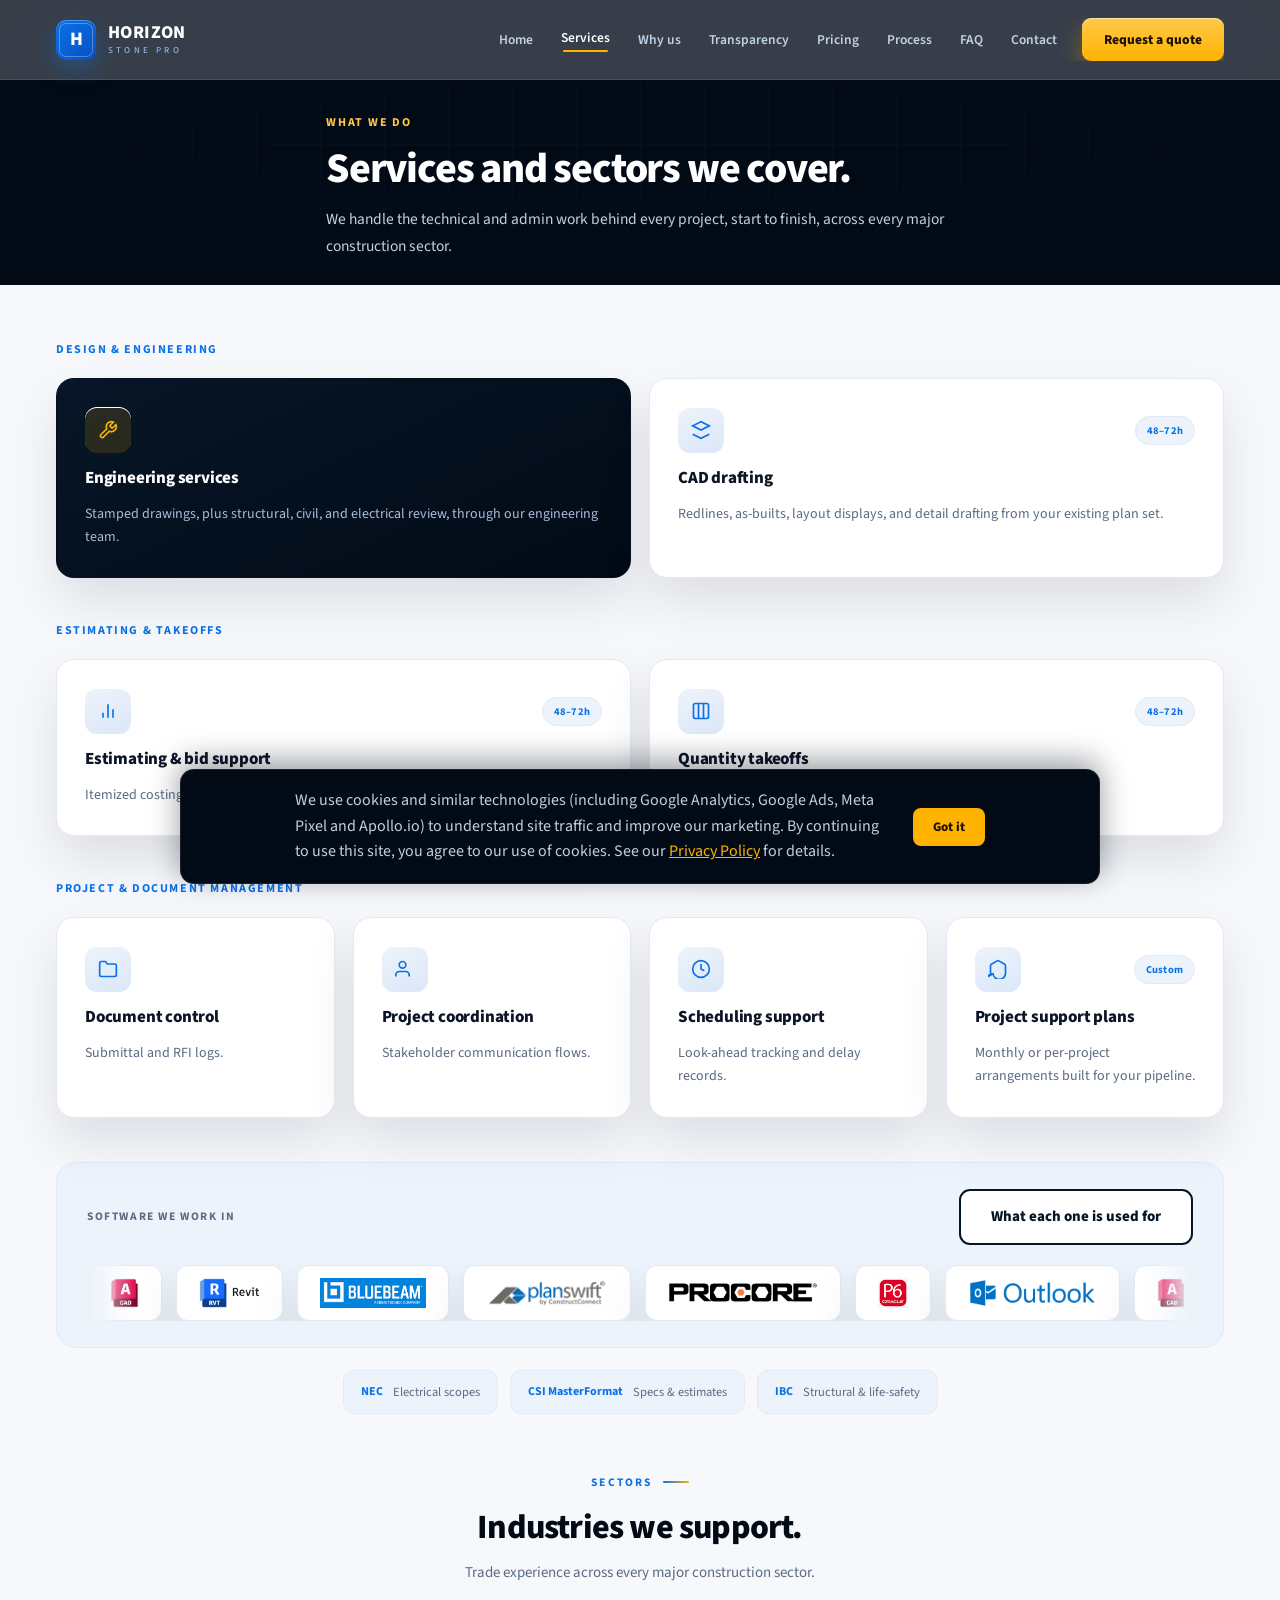
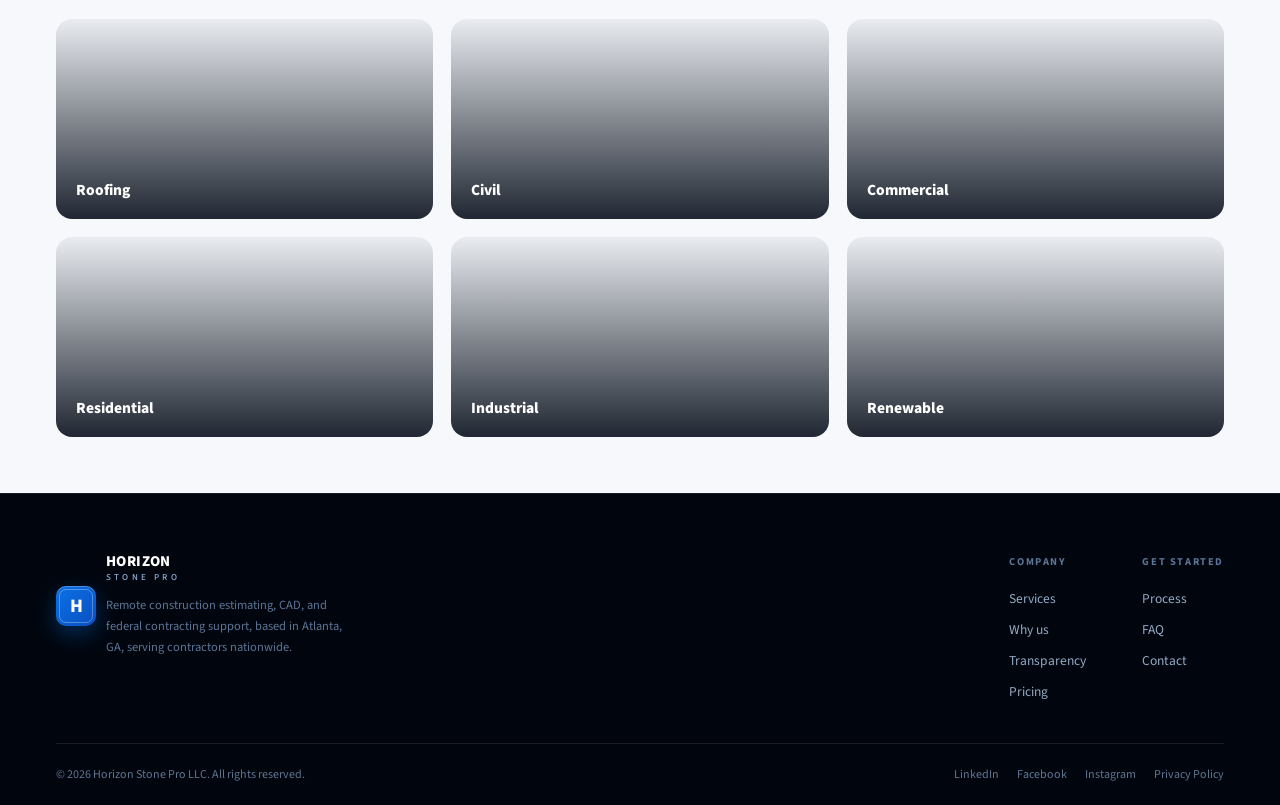
<file: services.html>
<!DOCTYPE html>
<html lang="en">
<head>
<meta charset="UTF-8" />
<meta name="viewport" content="width=device-width, initial-scale=1.0" />
<script>function initApollo(){var n=Math.random().toString(36).substring(7),o=document.createElement("script");
o.src="https://assets.apollo.io/micro/website-tracker/tracker.iife.js?nocache="+n,o.async=!0,o.defer=!0,
o.onload=function(){window.trackingFunctions.onLoad({appId:"6a5068042f6001001c0e60f7"})},
document.head.appendChild(o)}initApollo();</script>
<script>
!function(f,b,e,v,n,t,s)
{if(f.fbq)return;n=f.fbq=function(){n.callMethod?
n.callMethod.apply(n,arguments):n.queue.push(arguments)};
if(!f._fbq)f._fbq=n;n.push=n;n.loaded=!0;n.version='2.0';
n.queue=[];t=b.createElement(e);t.async=!0;
t.src=v;s=b.getElementsByTagName(e)[0];
s.parentNode.insertBefore(t,s)}(window, document,'script',
'https://connect.facebook.net/en_US/fbevents.js');
fbq('init', '1710334396977698');
fbq('track', 'PageView');
</script>
<noscript><img height="1" width="1" style="display:none"
src="https://www.facebook.com/tr?id=1710334396977698&ev=PageView&noscript=1"
/></noscript>
<meta name="google-site-verification" content="11t34u-fYsiW8Rb8tABD-XB_9DcGZyjkOQjGakvrCC0" />
<script async src="https://www.googletagmanager.com/gtag/js?id=G-XH3NT91CM4"></script>
<script>
  window.dataLayer = window.dataLayer || [];
  function gtag(){dataLayer.push(arguments);}
  gtag('js', new Date());
  gtag('config', 'G-XH3NT91CM4');
</script>
<title>Services & Industries | Horizon Stone Pro</title>
<meta name="description" content="Estimating, CAD drafting, engineering services, document control, project coordination, and scheduling support for contractors across roofing, civil, commercial, residential, industrial, and renewable projects." />
<meta name="author" content="Horizon Stone Pro LLC" />
<meta name="robots" content="index, follow" />
<link rel="canonical" href="https://www.horizonstonepro.com/services.html" />
<meta property="og:type" content="website" />
<meta property="og:site_name" content="Horizon Stone Pro" />
<meta property="og:title" content="Services & Industries | Horizon Stone Pro" />
<meta property="og:description" content="Estimating, CAD drafting, engineering services, document control, project coordination, and scheduling support for contractors across roofing, civil, commercial, residential, industrial, and renewable projects." />
<meta property="og:url" content="https://www.horizonstonepro.com/services.html" />
<meta property="og:image" content="https://horizonstonepro.com/assets/img/og-image.jpg" />
<meta name="twitter:card" content="summary_large_image" />
<meta name="twitter:title" content="Services & Industries | Horizon Stone Pro" />
<meta name="twitter:description" content="Estimating, CAD drafting, engineering services, document control, project coordination, and scheduling support for contractors across roofing, civil, commercial, residential, industrial, and renewable projects." />
<meta name="twitter:image" content="https://horizonstonepro.com/assets/img/og-image.jpg" />
<link rel="icon" href="/favicon.ico" sizes="any">
<link rel="icon" type="image/png" sizes="32x32" href="/favicon-32x32.png">
<link rel="icon" type="image/png" sizes="16x16" href="/favicon-16x16.png">
<link rel="apple-touch-icon" sizes="180x180" href="/apple-touch-icon.png">
<link rel="manifest" href="/site.webmanifest">
<script type="application/ld+json">
{
  "@context": "https://schema.org",
  "@type": "Organization",
  "name": "Horizon Stone Pro LLC",
  "url": "https://www.horizonstonepro.com",
  "logo": "https://www.horizonstonepro.com/apple-touch-icon.png",
  "description": "Construction estimating, quantity takeoffs, CAD drafting, document control and project coordination services.",
  "email": "sales@horizonstonepro.com",
  "telephone": "+1-770-355-8848",
  "address": {
    "@type": "PostalAddress",
    "streetAddress": "3343 Peachtree Rd NE",
    "addressLocality": "Atlanta",
    "addressRegion": "GA",
    "postalCode": "30326",
    "addressCountry": "US"
  },
  "sameAs": [
    "https://www.linkedin.com/company/horizon-stone-pro",
    "https://www.facebook.com/horizonstonepro",
    "https://www.instagram.com/horizonstonepro"
  ]
}
</script>
<script type="application/ld+json">
{
  "@context": "https://schema.org",
  "@type": "ProfessionalService",
  "name": "Horizon Stone Pro LLC",
  "url": "https://www.horizonstonepro.com",
  "telephone": "+1-770-355-8848",
  "email": "sales@horizonstonepro.com",
  "description": "Construction estimating, quantity takeoffs, CAD drafting, document control, project coordination, and federal contracting support for contractors across the United States.",
  "address": {
    "@type": "PostalAddress",
    "streetAddress": "3343 Peachtree Rd NE",
    "addressLocality": "Atlanta",
    "addressRegion": "GA",
    "postalCode": "30326",
    "addressCountry": "US"
  },
  "identifier": [
    {"@type": "PropertyValue", "propertyID": "UEI", "value": "T451VASXDSR7"},
    {"@type": "PropertyValue", "propertyID": "CAGE", "value": "22J81"}
  ],
  "naics": "236220, 236210, 237310, 237990, 541330, 541340, 541611, 541614, 541990, 561110, 561210, 561499",
  "areaServed": "United States",
  "serviceType": ["Engineering Services","Construction Estimating","Quantity Takeoffs","CAD Drafting","Document Control","Project Coordination","Federal Contracting Support","General Contracting Support"]
}
</script>
<link rel="preconnect" href="https://fonts.googleapis.com">
<link rel="preconnect" href="https://fonts.gstatic.com" crossorigin>
<link href="https://fonts.googleapis.com/css2?family=Source+Sans+3:wght@400;500;600;700;800&family=IBM+Plex+Mono:wght@500;600&display=swap" rel="stylesheet">
<link rel="stylesheet" href="assets/styles.css?v=20260927c">
</head>
<body>
<div id="scrollbar"></div>
<header id="site-header">
  <div class="hd-in">
    <a class="brand" href="index.html">
      <div class="bmark">H</div>
      <div class="btxt">HORIZON<span>STONE&nbsp;PRO</span></div>
    </a>
    <nav>
      <a class="nl" href="index.html">Home</a>
      <a class="nl active" href="services.html">Services</a>
      <a class="nl" href="why-us.html">Why us</a>
      <a class="nl" href="transparency.html">Transparency</a>
      <a class="nl" href="pricing.html">Pricing</a>
      <a class="nl" href="process.html">Process</a>
      <a class="nl" href="faq.html">FAQ</a>
      <a class="nl" href="contact.html">Contact</a>
      <a class="cta-amber" href="contact.html" data-track="quote">Request a quote</a>
    </nav>
  </div>
</header>
<main id="top">
<section class="page-hero">
  <div class="hero-grid"></div>
  <div class="wrap page-hero-in">
    <span class="tag">What we do</span>
    <h1>Services and sectors we cover.</h1>
    <p>We handle the technical and admin work behind every project, start to finish, across every major construction sector.</p>
  </div>
</section>

<section class="psec">
  <div class="wrap">
    <div class="svc-cat reveal">
      <h3 class="svc-cat-h">Design &amp; engineering</h3>
      <div class="svc-grid">
        <div class="svc-card dark">
          <div class="svc-top">
            <div class="svc-icon"><svg viewBox="0 0 24 24"><path d="M14.7 6.3a1 1 0 0 0 0 1.4l1.6 1.6a1 1 0 0 0 1.4 0l3.77-3.77a6 6 0 0 1-7.94 7.94l-6.91 6.91a2.12 2.12 0 0 1-3-3l6.91-6.91a6 6 0 0 1 7.94-7.94l-3.76 3.76z"/></svg></div>
          </div>
          <h3>Engineering services</h3>
          <p>Stamped drawings, plus structural, civil, and electrical review, through our engineering team.</p>
        </div>
        <div class="svc-card">
          <div class="svc-top">
            <div class="svc-icon"><svg viewBox="0 0 24 24"><polygon points="12 2 2 7 12 12 22 7 12 2"/><polyline points="2 17 12 22 22 17"/></svg></div>
            <span class="svc-badge">48&#8211;72h</span>
          </div>
          <h3>CAD drafting</h3>
          <p>Redlines, as-builts, layout displays, and detail drafting from your existing plan set.</p>
        </div>
      </div>
    </div>

    <div class="svc-cat reveal">
      <h3 class="svc-cat-h">Estimating &amp; takeoffs</h3>
      <div class="svc-grid">
        <div class="svc-card">
          <div class="svc-top">
            <div class="svc-icon"><svg viewBox="0 0 24 24"><line x1="18" y1="20" x2="18" y2="10"/><line x1="12" y1="20" x2="12" y2="4"/><line x1="6" y1="20" x2="6" y2="14"/></svg></div>
            <span class="svc-badge">48&#8211;72h</span>
          </div>
          <h3>Estimating &amp; bid support</h3>
          <p>Itemized costing and proposal assembly.</p>
        </div>
        <div class="svc-card">
          <div class="svc-top">
            <div class="svc-icon"><svg viewBox="0 0 24 24"><rect x="3" y="3" width="18" height="18" rx="2" ry="2"/><line x1="9" y1="3" x2="9" y2="21"/><line x1="15" y1="3" x2="15" y2="21"/></svg></div>
            <span class="svc-badge">48&#8211;72h</span>
          </div>
          <h3>Quantity takeoffs</h3>
          <p>Precise material and equipment metrics, ready for pricing.</p>
        </div>
      </div>
    </div>

    <div class="svc-cat reveal">
      <h3 class="svc-cat-h">Project &amp; document management</h3>
      <div class="svc-grid">
        <div class="svc-card">
          <div class="svc-top">
            <div class="svc-icon"><svg viewBox="0 0 24 24"><path d="M22 19a2 2 0 0 1-2 2H4a2 2 0 0 1-2-2V5a2 2 0 0 1 2-2h5l2 3h9a2 2 0 0 1 2 2z"/></svg></div>
          </div>
          <h3>Document control</h3>
          <p>Submittal and RFI logs.</p>
        </div>
        <div class="svc-card">
          <div class="svc-top">
            <div class="svc-icon"><svg viewBox="0 0 24 24"><path d="M17 21v-2a4 4 0 0 0-4-4H5a4 4 0 0 0-4 4v2"/><circle cx="9" cy="7" r="4"/></svg></div>
          </div>
          <h3>Project coordination</h3>
          <p>Stakeholder communication flows.</p>
        </div>
        <div class="svc-card">
          <div class="svc-top">
            <div class="svc-icon"><svg viewBox="0 0 24 24"><circle cx="12" cy="12" r="10"/><polyline points="12 6 12 12 16 14"/></svg></div>
          </div>
          <h3>Scheduling support</h3>
          <p>Look-ahead tracking and delay records.</p>
        </div>
        <div class="svc-card">
          <div class="svc-top">
            <div class="svc-icon"><svg viewBox="0 0 24 24"><path d="M21 16V8a2 2 0 0 0-1-1.73l-7-4a2 2 0 0 0-2 0l-7 4A2 2 0 0 0 3 8v8a2 2 0 0 0 1 1.73l-7 4a2 2 0 0 0 2 0l7-4A2 2 0 0 0 21 16z"/></svg></div>
            <span class="svc-badge">Custom</span>
          </div>
          <h3>Project support plans</h3>
          <p>Monthly or per-project arrangements built for your pipeline.</p>
        </div>
      </div>
    </div>

    <div class="tool-panel reveal">
      <div class="tool-panel-head">
        <span class="soft-label">Software we work in</span>
        <a class="btn btn-outline" href="transparency.html">What each one is used for</a>
      </div>
      <div class="tool-marquee">
        <div class="tool-marquee-track">
          <div class="tool-pill"><img src="assets/logos/autocad.png" alt="AutoCAD"></div>
          <div class="tool-pill"><img src="assets/logos/revit.png" alt="Revit"></div>
          <div class="tool-pill"><img src="assets/logos/bluebeam.png" alt="Bluebeam Revu"></div>
          <div class="tool-pill"><img src="assets/logos/planswift.png" alt="PlanSwift"></div>
          <div class="tool-pill"><img src="assets/logos/procore.png" alt="Procore"></div>
          <div class="tool-pill"><img src="assets/logos/primavera-p6.png" alt="Primavera P6"></div>
          <div class="tool-pill"><img src="assets/logos/outlook.png" alt="Outlook"></div>
          <div class="tool-pill" aria-hidden="true"><img src="assets/logos/autocad.png" alt=""></div>
          <div class="tool-pill" aria-hidden="true"><img src="assets/logos/revit.png" alt=""></div>
          <div class="tool-pill" aria-hidden="true"><img src="assets/logos/bluebeam.png" alt=""></div>
          <div class="tool-pill" aria-hidden="true"><img src="assets/logos/planswift.png" alt=""></div>
          <div class="tool-pill" aria-hidden="true"><img src="assets/logos/procore.png" alt=""></div>
          <div class="tool-pill" aria-hidden="true"><img src="assets/logos/primavera-p6.png" alt=""></div>
          <div class="tool-pill" aria-hidden="true"><img src="assets/logos/outlook.png" alt=""></div>
        </div>
      </div>
    </div>
    <div class="std-row reveal">
      <div class="std-pill"><b>NEC</b><span>Electrical scopes</span></div>
      <div class="std-pill"><b>CSI MasterFormat</b><span>Specs &amp; estimates</span></div>
      <div class="std-pill"><b>IBC</b><span>Structural &amp; life-safety</span></div>
    </div>
  </div>
</section>

<section class="psec" style="padding-top:0">
  <div class="wrap">
    <div class="head center reveal">
      <div class="sheet-label">Sectors</div>
      <h2>Industries we support.</h2>
      <p>Trade experience across every major construction sector.</p>
    </div>
    <div class="ind-grid reveal-stagger">
      <div class="ind" style="background-image:url('https://images.unsplash.com/photo-1726589004565-bedfba94d3a2?auto=format&fit=crop&w=600&q=80')"><span>Roofing</span></div>
      <div class="ind" style="background-image:url('https://images.unsplash.com/photo-1751054770504-c69daeec4721?auto=format&fit=crop&w=600&q=80')"><span>Civil</span></div>
      <div class="ind" style="background-image:url('https://images.unsplash.com/photo-1517011453931-c30f571a4fab?auto=format&fit=crop&w=600&q=80')"><span>Commercial</span></div>
      <div class="ind" style="background-image:url('https://images.unsplash.com/photo-1778164909438-c27c813cb480?auto=format&fit=crop&w=600&q=80')"><span>Residential</span></div>
      <div class="ind" style="background-image:url('https://images.unsplash.com/photo-1669003750652-2027bd69e7a1?auto=format&fit=crop&w=600&q=80')"><span>Industrial</span></div>
      <div class="ind" style="background-image:url('https://images.unsplash.com/photo-1542336391-ae2936d8efe4?auto=format&fit=crop&w=600&q=80')"><span>Renewable</span></div>
    </div>
  </div>
</section>

</main>
<footer>
  <div class="wrap">
    <div class="f-top">
      <div class="f-brand">
        <div class="bmark">H</div>
        <div>
          <div class="btxt">HORIZON<span>STONE&nbsp;PRO</span></div>
          <p class="f-brand-note">Remote construction estimating, CAD, and federal contracting support, based in Atlanta, GA, serving contractors nationwide.</p>
        </div>
      </div>
      <div class="f-cols">
        <div class="f-col">
          <b>Company</b>
          <a href="services.html">Services</a>
          <a href="why-us.html">Why us</a>
          <a href="transparency.html">Transparency</a>
          <a href="pricing.html">Pricing</a>
        </div>
        <div class="f-col">
          <b>Get started</b>
          <a href="process.html">Process</a>
          <a href="faq.html">FAQ</a>
          <a href="contact.html">Contact</a>
        </div>
      </div>
    </div>
    <div class="f-bottom">
      <span>&copy; 2026 Horizon Stone Pro LLC. All rights reserved.</span>
      <div class="f-bottom-links">
        <a href="https://www.linkedin.com/company/horizon-stone-pro" target="_blank" rel="noopener">LinkedIn</a>
        <a href="https://www.facebook.com/horizonstonepro" target="_blank" rel="noopener">Facebook</a>
        <a href="https://www.instagram.com/horizonstonepro" target="_blank" rel="noopener">Instagram</a>
        <a href="privacy.html">Privacy Policy</a>
      </div>
    </div>
  </div>
</footer>
<div class="cookie-banner" id="cookie-banner" role="region" aria-label="Cookie notice">
  <p>We use cookies and similar technologies (including Google Analytics, Google Ads, Meta Pixel and Apollo.io) to understand site traffic and improve our marketing. By continuing to use this site, you agree to our use of cookies. See our <a href="privacy.html">Privacy Policy</a> for details.</p>
  <button id="cookie-accept" type="button">Got it</button>
</div>
<script src="assets/script.js"></script>
</body>
</html>
</file>
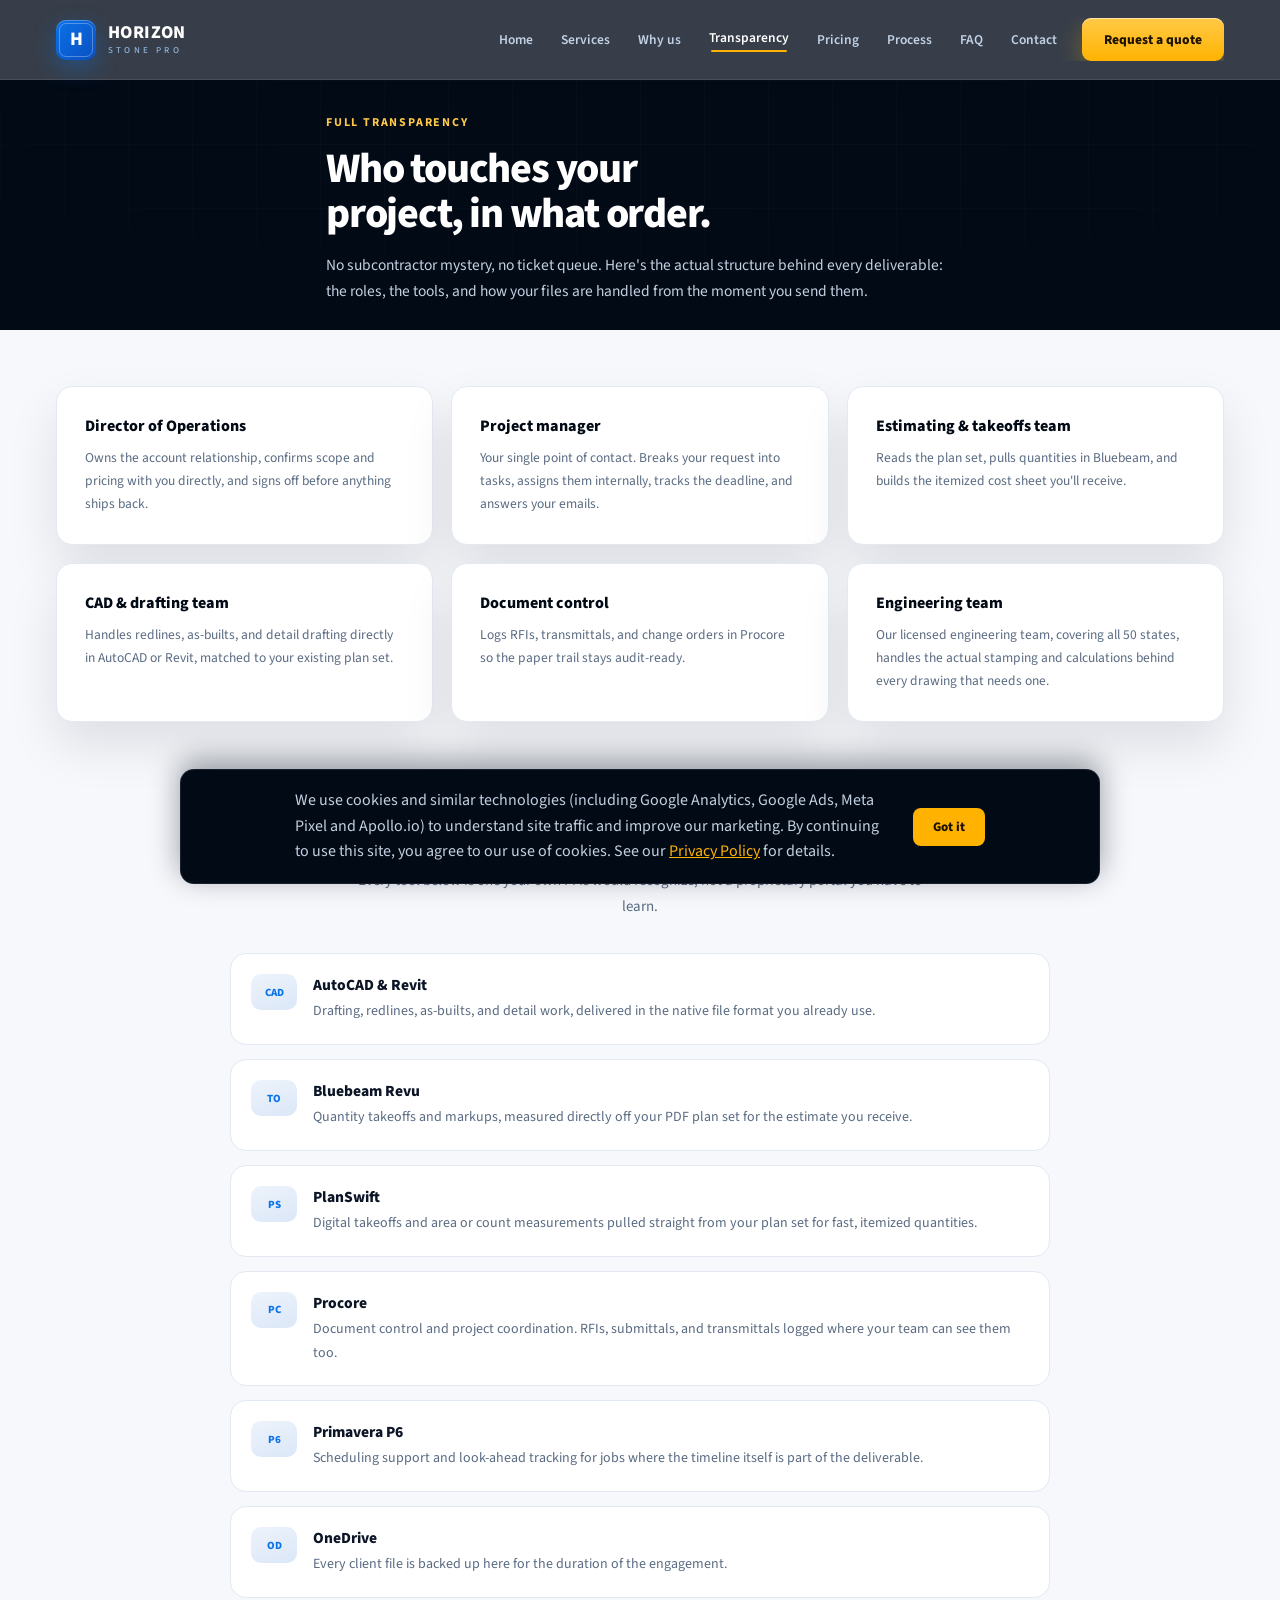
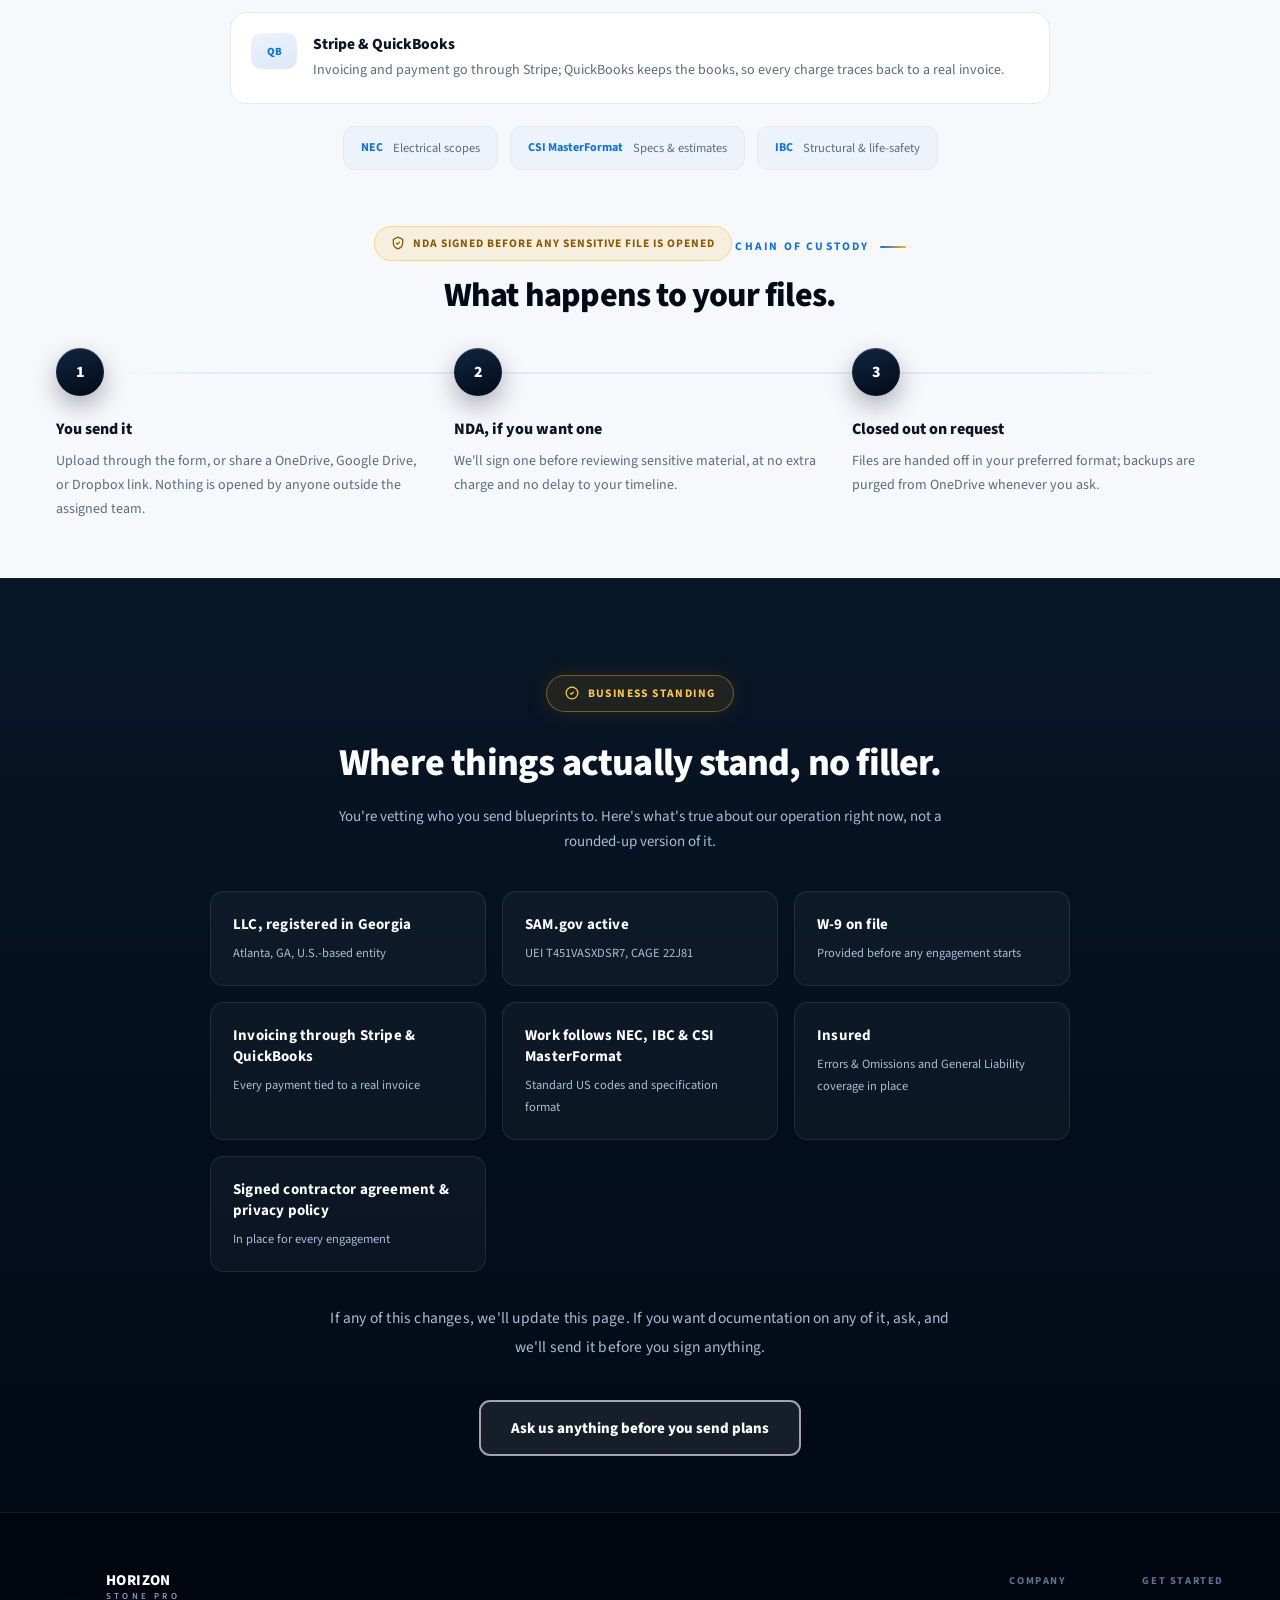
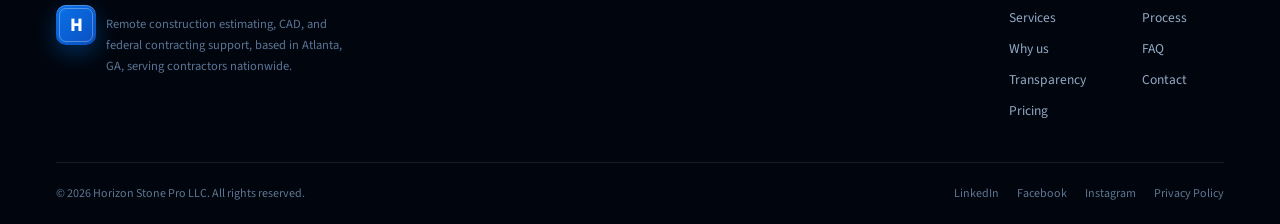
<file: transparency.html>
<!DOCTYPE html>
<html lang="en">
<head>
<meta charset="UTF-8" />
<meta name="viewport" content="width=device-width, initial-scale=1.0" />
<script>function initApollo(){var n=Math.random().toString(36).substring(7),o=document.createElement("script");
o.src="https://assets.apollo.io/micro/website-tracker/tracker.iife.js?nocache="+n,o.async=!0,o.defer=!0,
o.onload=function(){window.trackingFunctions.onLoad({appId:"6a5068042f6001001c0e60f7"})},
document.head.appendChild(o)}initApollo();</script>
<script>
!function(f,b,e,v,n,t,s)
{if(f.fbq)return;n=f.fbq=function(){n.callMethod?
n.callMethod.apply(n,arguments):n.queue.push(arguments)};
if(!f._fbq)f._fbq=n;n.push=n;n.loaded=!0;n.version='2.0';
n.queue=[];t=b.createElement(e);t.async=!0;
t.src=v;s=b.getElementsByTagName(e)[0];
s.parentNode.insertBefore(t,s)}(window, document,'script',
'https://connect.facebook.net/en_US/fbevents.js');
fbq('init', '1710334396977698');
fbq('track', 'PageView');
</script>
<noscript><img height="1" width="1" style="display:none"
src="https://www.facebook.com/tr?id=1710334396977698&ev=PageView&noscript=1"
/></noscript>
<meta name="google-site-verification" content="11t34u-fYsiW8Rb8tABD-XB_9DcGZyjkOQjGakvrCC0" />
<script async src="https://www.googletagmanager.com/gtag/js?id=G-XH3NT91CM4"></script>
<script>
  window.dataLayer = window.dataLayer || [];
  function gtag(){dataLayer.push(arguments);}
  gtag('js', new Date());
  gtag('config', 'G-XH3NT91CM4');
</script>
<title>Transparency | Horizon Stone Pro</title>
<meta name="description" content="Who touches your project at Horizon Stone Pro, the software we use, how your files are handled, and where our business stands: SAM.gov registration, insurance, and contractor agreements." />
<meta name="author" content="Horizon Stone Pro LLC" />
<meta name="robots" content="index, follow" />
<link rel="canonical" href="https://www.horizonstonepro.com/transparency.html" />
<meta property="og:type" content="website" />
<meta property="og:site_name" content="Horizon Stone Pro" />
<meta property="og:title" content="Transparency | Horizon Stone Pro" />
<meta property="og:description" content="Who touches your project at Horizon Stone Pro, the software we use, how your files are handled, and where our business stands: SAM.gov registration, insurance, and contractor agreements." />
<meta property="og:url" content="https://www.horizonstonepro.com/transparency.html" />
<meta property="og:image" content="https://horizonstonepro.com/assets/img/og-image.jpg" />
<meta name="twitter:card" content="summary_large_image" />
<meta name="twitter:title" content="Transparency | Horizon Stone Pro" />
<meta name="twitter:description" content="Who touches your project at Horizon Stone Pro, the software we use, how your files are handled, and where our business stands: SAM.gov registration, insurance, and contractor agreements." />
<meta name="twitter:image" content="https://horizonstonepro.com/assets/img/og-image.jpg" />
<link rel="icon" href="/favicon.ico" sizes="any">
<link rel="icon" type="image/png" sizes="32x32" href="/favicon-32x32.png">
<link rel="icon" type="image/png" sizes="16x16" href="/favicon-16x16.png">
<link rel="apple-touch-icon" sizes="180x180" href="/apple-touch-icon.png">
<link rel="manifest" href="/site.webmanifest">
<script type="application/ld+json">
{
  "@context": "https://schema.org",
  "@type": "Organization",
  "name": "Horizon Stone Pro LLC",
  "url": "https://www.horizonstonepro.com",
  "logo": "https://www.horizonstonepro.com/apple-touch-icon.png",
  "description": "Construction estimating, quantity takeoffs, CAD drafting, document control and project coordination services.",
  "email": "sales@horizonstonepro.com",
  "telephone": "+1-770-355-8848",
  "address": {
    "@type": "PostalAddress",
    "streetAddress": "3343 Peachtree Rd NE",
    "addressLocality": "Atlanta",
    "addressRegion": "GA",
    "postalCode": "30326",
    "addressCountry": "US"
  },
  "sameAs": [
    "https://www.linkedin.com/company/horizon-stone-pro",
    "https://www.facebook.com/horizonstonepro",
    "https://www.instagram.com/horizonstonepro"
  ]
}
</script>
<script type="application/ld+json">
{
  "@context": "https://schema.org",
  "@type": "ProfessionalService",
  "name": "Horizon Stone Pro LLC",
  "url": "https://www.horizonstonepro.com",
  "telephone": "+1-770-355-8848",
  "email": "sales@horizonstonepro.com",
  "description": "Construction estimating, quantity takeoffs, CAD drafting, document control, project coordination, and federal contracting support for contractors across the United States.",
  "address": {
    "@type": "PostalAddress",
    "streetAddress": "3343 Peachtree Rd NE",
    "addressLocality": "Atlanta",
    "addressRegion": "GA",
    "postalCode": "30326",
    "addressCountry": "US"
  },
  "identifier": [
    {"@type": "PropertyValue", "propertyID": "UEI", "value": "T451VASXDSR7"},
    {"@type": "PropertyValue", "propertyID": "CAGE", "value": "22J81"}
  ],
  "naics": "236220, 236210, 237310, 237990, 541330, 541340, 541611, 541614, 541990, 561110, 561210, 561499",
  "areaServed": "United States",
  "serviceType": ["Engineering Services","Construction Estimating","Quantity Takeoffs","CAD Drafting","Document Control","Project Coordination","Federal Contracting Support","General Contracting Support"]
}
</script>
<link rel="preconnect" href="https://fonts.googleapis.com">
<link rel="preconnect" href="https://fonts.gstatic.com" crossorigin>
<link href="https://fonts.googleapis.com/css2?family=Source+Sans+3:wght@400;500;600;700;800&family=IBM+Plex+Mono:wght@500;600&display=swap" rel="stylesheet">
<link rel="stylesheet" href="assets/styles.css?v=20260927c">
</head>
<body>
<div id="scrollbar"></div>
<header id="site-header">
  <div class="hd-in">
    <a class="brand" href="index.html">
      <div class="bmark">H</div>
      <div class="btxt">HORIZON<span>STONE&nbsp;PRO</span></div>
    </a>
    <nav>
      <a class="nl" href="index.html">Home</a>
      <a class="nl" href="services.html">Services</a>
      <a class="nl" href="why-us.html">Why us</a>
      <a class="nl active" href="transparency.html">Transparency</a>
      <a class="nl" href="pricing.html">Pricing</a>
      <a class="nl" href="process.html">Process</a>
      <a class="nl" href="faq.html">FAQ</a>
      <a class="nl" href="contact.html">Contact</a>
      <a class="cta-amber" href="contact.html" data-track="quote">Request a quote</a>
    </nav>
  </div>
</header>
<main id="top">
<section class="page-hero">
  <div class="hero-grid"></div>
  <div class="wrap page-hero-in">
    <span class="tag">Full transparency</span>
    <h1>Who touches your project, in what order.</h1>
    <p>No subcontractor mystery, no ticket queue. Here's the actual structure behind every deliverable: the roles, the tools, and how your files are handled from the moment you send them.</p>
  </div>
</section>

<section class="psec">
  <div class="wrap">
    <div class="scope-grid reveal-stagger">
      <div class="scope-card"><h3>Director of Operations</h3><p>Owns the account relationship, confirms scope and pricing with you directly, and signs off before anything ships back.</p></div>
      <div class="scope-card"><h3>Project manager</h3><p>Your single point of contact. Breaks your request into tasks, assigns them internally, tracks the deadline, and answers your emails.</p></div>
      <div class="scope-card"><h3>Estimating &amp; takeoffs team</h3><p>Reads the plan set, pulls quantities in Bluebeam, and builds the itemized cost sheet you'll receive.</p></div>
      <div class="scope-card"><h3>CAD &amp; drafting team</h3><p>Handles redlines, as-builts, and detail drafting directly in AutoCAD or Revit, matched to your existing plan set.</p></div>
      <div class="scope-card"><h3>Document control</h3><p>Logs RFIs, transmittals, and change orders in Procore so the paper trail stays audit-ready.</p></div>
      <div class="scope-card"><h3>Engineering team</h3><p>Our licensed engineering team, covering all 50 states, handles the actual stamping and calculations behind every drawing that needs one.</p></div>
    </div>
  </div>
</section>

<section class="psec" style="padding-top:0">
  <div class="wrap">
    <div class="head center reveal">
      <div class="sheet-label">Software stack</div>
      <h2>What we use, and what it's for.</h2>
      <p>Every tool below is one your own PMs would recognize, not a proprietary portal you have to learn.</p>
    </div>
    <div class="chk-list reveal-stagger" style="max-width:820px;margin:0 auto">
      <div class="chk"><div class="chk-ico">CAD</div><div><h3>AutoCAD &amp; Revit</h3><p>Drafting, redlines, as-builts, and detail work, delivered in the native file format you already use.</p></div></div>
      <div class="chk"><div class="chk-ico">TO</div><div><h3>Bluebeam Revu</h3><p>Quantity takeoffs and markups, measured directly off your PDF plan set for the estimate you receive.</p></div></div>
      <div class="chk"><div class="chk-ico">PS</div><div><h3>PlanSwift</h3><p>Digital takeoffs and area or count measurements pulled straight from your plan set for fast, itemized quantities.</p></div></div>
      <div class="chk"><div class="chk-ico">PC</div><div><h3>Procore</h3><p>Document control and project coordination. RFIs, submittals, and transmittals logged where your team can see them too.</p></div></div>
      <div class="chk"><div class="chk-ico">P6</div><div><h3>Primavera P6</h3><p>Scheduling support and look-ahead tracking for jobs where the timeline itself is part of the deliverable.</p></div></div>
      <div class="chk"><div class="chk-ico">OD</div><div><h3>OneDrive</h3><p>Every client file is backed up here for the duration of the engagement.</p></div></div>
      <div class="chk"><div class="chk-ico">QB</div><div><h3>Stripe &amp; QuickBooks</h3><p>Invoicing and payment go through Stripe; QuickBooks keeps the books, so every charge traces back to a real invoice.</p></div></div>
    </div>
    <div class="std-row reveal">
      <div class="std-pill"><b>NEC</b><span>Electrical scopes</span></div>
      <div class="std-pill"><b>CSI MasterFormat</b><span>Specs &amp; estimates</span></div>
      <div class="std-pill"><b>IBC</b><span>Structural &amp; life-safety</span></div>
    </div>
  </div>
</section>

<section class="psec" style="padding-top:0">
  <div class="wrap">
    <div class="head center reveal">
      <div class="trust-badge" style="margin-bottom:16px">
        <svg viewBox="0 0 24 24" fill="none" stroke="currentColor" stroke-width="2.2"><path d="M12 2l8 4v6c0 5-3.5 8.5-8 10-4.5-1.5-8-5-8-10V6l8-4z"/><path d="M9 12l2 2 4-4"/></svg>
        NDA signed before any sensitive file is opened
      </div>
      <div class="sheet-label">Chain of custody</div>
      <h2>What happens to your files.</h2>
    </div>
    <div class="proc-line cols-3 reveal-stagger">
      <div class="proc"><div class="proc-n">1</div><h3>You send it</h3><p>Upload through the form, or share a OneDrive, Google Drive, or Dropbox link. Nothing is opened by anyone outside the assigned team.</p></div>
      <div class="proc"><div class="proc-n">2</div><h3>NDA, if you want one</h3><p>We'll sign one before reviewing sensitive material, at no extra charge and no delay to your timeline.</p></div>
      <div class="proc"><div class="proc-n">3</div><h3>Closed out on request</h3><p>Files are handed off in your preferred format; backups are purged from OneDrive whenever you ask.</p></div>
    </div>
  </div>
</section>

<section class="psec fed" style="padding-top:clamp(56px,8vw,96px)">
  <div class="wrap fed-in reveal">
    <div class="fed-badge">
      <svg viewBox="0 0 24 24" fill="none" stroke="currentColor" stroke-width="2.2"><path d="M9 12l2 2 4-4"/><circle cx="12" cy="12" r="10"/></svg>
      Business standing
    </div>
    <h2 style="color:#fff">Where things actually stand, no filler.</h2>
    <p style="color:#a9bdd6;max-width:640px;margin:0 auto 36px;font-size:15px">You're vetting who you send blueprints to. Here's what's true about our operation right now, not a rounded-up version of it.</p>
    <div class="fed-grid">
      <div class="fed-item"><strong>LLC, registered in Georgia</strong><span>Atlanta, GA, U.S.-based entity</span></div>
      <div class="fed-item"><strong>SAM.gov active</strong><span>UEI T451VASXDSR7, CAGE 22J81</span></div>
      <div class="fed-item"><strong>W-9 on file</strong><span>Provided before any engagement starts</span></div>
      <div class="fed-item"><strong>Invoicing through Stripe &amp; QuickBooks</strong><span>Every payment tied to a real invoice</span></div>
      <div class="fed-item"><strong>Work follows NEC, IBC &amp; CSI MasterFormat</strong><span>Standard US codes and specification format</span></div>
      <div class="fed-item"><strong>Insured</strong><span>Errors &amp; Omissions and General Liability coverage in place</span></div>
      <div class="fed-item"><strong>Signed contractor agreement &amp; privacy policy</strong><span>In place for every engagement</span></div>
    </div>
    <p class="naics" style="text-align:center">If any of this changes, we'll update this page. If you want documentation on any of it, ask, and we'll send it before you sign anything.</p>
    <div style="text-align:center;margin-top:26px">
      <a class="btn btn-outline-light" href="contact.html">Ask us anything before you send plans</a>
    </div>
  </div>
</section>

</main>
<footer>
  <div class="wrap">
    <div class="f-top">
      <div class="f-brand">
        <div class="bmark">H</div>
        <div>
          <div class="btxt">HORIZON<span>STONE&nbsp;PRO</span></div>
          <p class="f-brand-note">Remote construction estimating, CAD, and federal contracting support, based in Atlanta, GA, serving contractors nationwide.</p>
        </div>
      </div>
      <div class="f-cols">
        <div class="f-col">
          <b>Company</b>
          <a href="services.html">Services</a>
          <a href="why-us.html">Why us</a>
          <a href="transparency.html">Transparency</a>
          <a href="pricing.html">Pricing</a>
        </div>
        <div class="f-col">
          <b>Get started</b>
          <a href="process.html">Process</a>
          <a href="faq.html">FAQ</a>
          <a href="contact.html">Contact</a>
        </div>
      </div>
    </div>
    <div class="f-bottom">
      <span>&copy; 2026 Horizon Stone Pro LLC. All rights reserved.</span>
      <div class="f-bottom-links">
        <a href="https://www.linkedin.com/company/horizon-stone-pro" target="_blank" rel="noopener">LinkedIn</a>
        <a href="https://www.facebook.com/horizonstonepro" target="_blank" rel="noopener">Facebook</a>
        <a href="https://www.instagram.com/horizonstonepro" target="_blank" rel="noopener">Instagram</a>
        <a href="privacy.html">Privacy Policy</a>
      </div>
    </div>
  </div>
</footer>
<div class="cookie-banner" id="cookie-banner" role="region" aria-label="Cookie notice">
  <p>We use cookies and similar technologies (including Google Analytics, Google Ads, Meta Pixel and Apollo.io) to understand site traffic and improve our marketing. By continuing to use this site, you agree to our use of cookies. See our <a href="privacy.html">Privacy Policy</a> for details.</p>
  <button id="cookie-accept" type="button">Got it</button>
</div>
<script src="assets/script.js"></script>
</body>
</html>
</file>
<file: assets/styles.css>
/* Horizon Stone Pro — v3 "Precision" (2026-09-24)
   Mismo sitio, elevado: identidad navy/ámbar intacta, composición,
   tipografía y motion llevados a nivel premium. */
:root{
  --navy-950:#020a16;
  --navy-900:#071627;
  --navy-850:#0a1e33;
  --navy-800:#0e2742;
  --blue-600:#0a72e8;
  --blue-500:#1f8bff;
  --blue-300:#7db9ff;
  --amber-500:#ffb300;
  --amber-400:#ffc947;
  --amber-300:#ffd97a;
  --paper:#f6f8fc;
  --paper-2:#edf3fb;
  --white:#ffffff;
  --ink:#0c1526;
  --muted:#5a6b82;
  --line:#e2e9f3;
  --line-ondark:rgba(255,255,255,.09);
  --shadow:0 24px 50px rgba(2,10,22,.10);
  --shadow-lg:0 34px 80px rgba(2,10,22,.22);
  --display:'Source Sans 3',sans-serif;
  --body:'Source Sans 3',sans-serif;
  --ease:cubic-bezier(.19,.7,.25,1);
  color-scheme:light;
}
*{box-sizing:border-box;margin:0;padding:0}
html{scroll-behavior:smooth}
body{font-family:var(--body);background:var(--paper);color:var(--ink);-webkit-font-smoothing:antialiased;overflow-x:hidden}
@media (prefers-reduced-motion:reduce){
  html{scroll-behavior:auto}
  *{animation-duration:.001ms!important;animation-iteration-count:1!important;transition-duration:.001ms!important}
}
a{color:inherit;text-decoration:none}
img{max-width:100%;display:block}
p{color:var(--muted);line-height:1.7;font-size:16px}
button{font-family:inherit}
::selection{background:var(--amber-500);color:var(--navy-950)}
.wrap{max-width:1300px;margin:0 auto;padding:0 clamp(20px,5vw,56px)}
h1,h2,h3{text-wrap:balance;font-family:var(--display)}
.mono{font-family:var(--body)}
.tnum{font-variant-numeric:tabular-nums}
:focus-visible{outline:2px solid var(--blue-500);outline-offset:3px;border-radius:4px}

/* ---------- progress + header ---------- */
#scrollbar{position:fixed;top:0;left:0;height:3px;width:0%;z-index:1200;
  background:linear-gradient(90deg,var(--blue-500),var(--amber-500));transition:width .08s linear}
header{position:sticky;top:0;z-index:1000;background:rgba(2,10,22,.78);
  backdrop-filter:blur(18px) saturate(1.3);-webkit-backdrop-filter:blur(18px) saturate(1.3);
  border-bottom:1px solid var(--line-ondark)}
.hd-in{display:flex;align-items:center;justify-content:space-between;gap:18px;
  padding:18px clamp(20px,5vw,56px);max-width:1300px;margin:0 auto;flex-wrap:wrap;row-gap:10px;
  transition:padding .25s var(--ease)}
header.scrolled .hd-in{padding-top:11px;padding-bottom:11px}
header.scrolled{background:rgba(2,10,22,.94)}
.brand{display:flex;align-items:center;gap:12px;color:#fff}
.bmark{width:40px;height:40px;border-radius:10px;flex-shrink:0;position:relative;
  background:linear-gradient(135deg,var(--blue-600),#0a4fc0);
  display:flex;align-items:center;justify-content:center;
  font-family:var(--display);font-weight:800;font-size:19px;color:#fff;
  box-shadow:0 8px 22px rgba(10,114,232,.35),inset 0 1px 0 rgba(255,255,255,.25)}
.bmark:after{content:"";position:absolute;inset:3px;border:1px solid rgba(255,255,255,.3);border-radius:7px}
.btxt{font-family:var(--display);font-weight:800;font-size:18px;line-height:1.05;letter-spacing:.4px}
.btxt span{display:block;font-family:var(--body);font-size:9px;letter-spacing:3.2px;color:#8fb4dd;font-weight:500;margin-top:3px}
nav{display:flex;align-items:center;gap:2px;flex-wrap:nowrap;overflow-x:auto;scrollbar-width:none}
nav::-webkit-scrollbar{display:none}
.nl{color:#c2d2e6;font-size:13.5px;font-weight:600;padding:9px 13px;border-radius:8px;white-space:nowrap;flex-shrink:0;transition:color .2s,background .2s}
.nl:hover{color:#fff;background:rgba(255,255,255,.06)}
.nl.active{color:#fff}
.nl.active:after{content:"";display:block;height:2px;margin:3px 2px 0;background:var(--amber-500);border-radius:2px}
.cta-amber{background:linear-gradient(180deg,var(--amber-400),var(--amber-500));color:#1d1200!important;
  padding:12px 22px;border-radius:9px;font-weight:800;font-size:13.5px;margin-left:10px;border:none;cursor:pointer;
  display:inline-flex;align-items:center;gap:8px;white-space:nowrap;flex-shrink:0;
  box-shadow:0 10px 26px rgba(255,179,0,.30),inset 0 1px 0 rgba(255,255,255,.5);
  transition:transform .2s var(--ease),box-shadow .2s}
.cta-amber:hover{transform:translateY(-2px);box-shadow:0 16px 34px rgba(255,179,0,.40),inset 0 1px 0 rgba(255,255,255,.5)}
/* ---------- mobile nav ---------- */
.nav-toggle{display:none}
@media(max-width:760px){
  .hd-in{flex-wrap:nowrap;justify-content:space-between;position:relative;padding:14px 20px}
  .nav-toggle{display:inline-flex;flex-direction:column;justify-content:center;gap:5px;background:rgba(255,255,255,.06);
    border:1px solid var(--line-ondark);border-radius:9px;padding:10px 11px;cursor:pointer}
  .nav-toggle span{display:block;width:20px;height:2px;background:#fff;border-radius:2px;transition:transform .25s,opacity .25s}
  .nav-toggle.x span:nth-child(1){transform:translateY(7px) rotate(45deg)}
  .nav-toggle.x span:nth-child(2){opacity:0}
  .nav-toggle.x span:nth-child(3){transform:translateY(-7px) rotate(-45deg)}
  nav{display:none;position:absolute;top:100%;left:0;right:0;background:#04101f;flex-direction:column;align-items:stretch;
    padding:10px 18px 18px;gap:2px;border-bottom:1px solid var(--line-ondark);box-shadow:0 30px 50px rgba(0,0,0,.45);overflow:visible}
  nav.open{display:flex}
  .nl{padding:12px 10px;font-size:15px;border-radius:8px}
  .cta-amber{margin:10px 0 0;text-align:center;justify-content:center}
}

/* ---------- HERO ---------- */
.hero{position:relative;background:var(--navy-950);color:#fff;overflow:hidden;isolation:isolate}
.hero-aurora{position:absolute;inset:-20%;z-index:0;pointer-events:none;filter:blur(46px);opacity:1}
.hero-aurora i{position:absolute;border-radius:50%;mix-blend-mode:screen;display:block}
.hero-aurora i:nth-child(1){width:52vw;height:52vw;left:-12vw;top:-18vw;background:radial-gradient(circle,rgba(10,114,232,.62),transparent 65%);animation:drift1 26s ease-in-out infinite alternate}
.hero-aurora i:nth-child(2){width:44vw;height:44vw;right:-10vw;top:6vh;background:radial-gradient(circle,rgba(31,139,255,.42),transparent 65%);animation:drift2 32s ease-in-out infinite alternate}
.hero-aurora i:nth-child(3){width:36vw;height:36vw;left:22vw;bottom:-16vw;background:radial-gradient(circle,rgba(255,179,0,.28),transparent 65%);animation:drift1 38s ease-in-out infinite alternate-reverse}
@keyframes drift1{to{transform:translate(6vw,4vh) scale(1.12)}}
@keyframes drift2{to{transform:translate(-5vw,-5vh) scale(1.08)}}
.hero-grid{position:absolute;inset:0;z-index:0;opacity:.5;pointer-events:none;
  background-image:linear-gradient(rgba(255,255,255,.05) 1px,transparent 1px),linear-gradient(90deg,rgba(255,255,255,.05) 1px,transparent 1px);
  background-size:64px 64px;
  mask-image:radial-gradient(ellipse 90% 70% at 50% 30%,#000 30%,transparent 85%);
  -webkit-mask-image:radial-gradient(ellipse 90% 70% at 50% 30%,#000 30%,transparent 85%)}
.hero-grain{position:absolute;inset:0;z-index:1;pointer-events:none;opacity:.5;mix-blend-mode:overlay;
  background-image:url("data:image/svg+xml,%3Csvg xmlns='http://www.w3.org/2000/svg' width='140' height='140'%3E%3Cfilter id='n'%3E%3CfeTurbulence type='fractalNoise' baseFrequency='.9' numOctaves='2'/%3E%3CfeColorMatrix type='saturate' values='0'/%3E%3C/filter%3E%3Crect width='140' height='140' filter='url(%23n)' opacity='.34'/%3E%3C/svg%3E")}
.hero-in{position:relative;z-index:2;padding:clamp(32px,5vh,52px) 0 clamp(24px,4vh,36px);max-width:860px}
.eyebrow{display:inline-flex;align-items:center;gap:10px;font-family:var(--body);font-size:11.5px;font-weight:600;
  letter-spacing:1.2px;text-transform:uppercase;color:#cfe3fb;
  background:rgba(31,139,255,.12);border:1px solid rgba(31,139,255,.38);
  padding:8px 15px;border-radius:999px;margin-bottom:22px;
  box-shadow:0 0 0 4px rgba(31,139,255,.06),0 8px 24px rgba(10,114,232,.18)}
.eyebrow .d{width:7px;height:7px;border-radius:50%;background:var(--amber-500);flex-shrink:0;animation:pulse 2.2s ease-in-out infinite}
@keyframes pulse{0%,100%{opacity:1;box-shadow:0 0 0 0 rgba(255,179,0,.55)}50%{opacity:.75;box-shadow:0 0 0 6px rgba(255,179,0,0)}}
.hero h1{font-weight:800;font-size:clamp(30px,4.2vw,48px);line-height:1.08;letter-spacing:-1px;margin-bottom:16px;color:#fff}
.hero h1 .line{display:block;overflow:hidden;padding-bottom:.08em;margin-bottom:-.08em}
.hero h1 .line>span{display:block;transform:translateY(112%);animation:riseUp 1.05s var(--ease) forwards}
.hero h1 .line:nth-child(2)>span{animation-delay:.12s}
.hero h1 .line:nth-child(3)>span{animation-delay:.24s}
@keyframes riseUp{to{transform:none}}
.hero h1 em{font-style:normal;font-weight:800;letter-spacing:-1.5px;
  background:linear-gradient(100deg,var(--amber-300) 10%,var(--amber-500) 55%,#ff9d00 90%);
  -webkit-background-clip:text;background-clip:text;color:transparent}
.hero p.lead{font-size:clamp(14px,1.3vw,16px);color:#c3d2e8;max-width:600px;margin-bottom:20px;line-height:1.65}
.chip-row{display:flex;flex-wrap:wrap;gap:10px;margin-bottom:26px}
.chip{font-size:13px;font-weight:600;color:#e2ecfa;background:rgba(255,255,255,.06);
  border:1px solid rgba(255,255,255,.13);padding:9px 17px;border-radius:999px;transition:border-color .25s,transform .25s var(--ease)}
.chip:hover{border-color:rgba(255,179,0,.55);transform:translateY(-2px)}
.hero-actions{display:flex;gap:14px;flex-wrap:wrap;margin-bottom:20px}
.btn{display:inline-flex;align-items:center;gap:10px;min-height:56px;padding:0 30px;font-weight:800;font-size:15px;
  border-radius:11px;cursor:pointer;border:none;transition:transform .22s var(--ease),box-shadow .22s;font-family:var(--body);position:relative;overflow:hidden}
.btn-primary{background:linear-gradient(180deg,#1a90ff,var(--blue-600));color:#fff;
  box-shadow:0 16px 38px rgba(10,114,232,.45),inset 0 1px 0 rgba(255,255,255,.35)}
.btn-primary:after{content:"";position:absolute;top:0;left:-70%;width:45%;height:100%;
  background:linear-gradient(100deg,transparent,rgba(255,255,255,.35),transparent);transform:skewX(-20deg);transition:left .6s var(--ease)}
.btn-primary:hover{transform:translateY(-3px);box-shadow:0 22px 48px rgba(10,114,232,.55),inset 0 1px 0 rgba(255,255,255,.35)}
.btn-primary:hover:after{left:130%}
.btn-ghost{background:rgba(255,255,255,.12);color:#fff;border:2px solid rgba(255,255,255,.55)}
.btn-ghost:hover{background:rgba(255,255,255,.22);transform:translateY(-3px);border-color:#fff}
.btn-outline{background:#fff;border:2px solid var(--navy-900);color:var(--navy-900)}
.btn-outline:hover{border-color:var(--blue-600);color:var(--blue-600);transform:translateY(-2px)}
.btn-outline-light{background:rgba(255,255,255,.08);border:2px solid rgba(255,255,255,.6);color:#fff}
.btn-outline-light:hover{border-color:var(--amber-500);color:var(--amber-500);transform:translateY(-2px)}
.call-line{font-size:14px;color:#8ea3bd;margin-bottom:44px}
.call-line a{color:#fff;font-weight:700;text-decoration:underline;text-underline-offset:4px;text-decoration-color:rgba(255,179,0,.6)}
.trust-strip{display:flex;flex-wrap:wrap;gap:10px 26px;margin-bottom:26px}
.trust-strip span{display:inline-flex;align-items:center;gap:9px;font-family:var(--body);font-size:12px;font-weight:600;letter-spacing:.6px;color:#a9c6ec}
.trust-strip i{width:6px;height:6px;border-radius:50%;background:var(--amber-500);box-shadow:0 0 10px rgba(255,179,0,.8);flex-shrink:0}

/* KPI band */
.kpi-band{position:relative;display:grid;grid-template-columns:repeat(4,1fr);max-width:880px;
  background:linear-gradient(160deg,rgba(16,38,66,.72),rgba(8,20,36,.66));
  border:1px solid rgba(255,255,255,.12);border-radius:18px;
  backdrop-filter:blur(22px);-webkit-backdrop-filter:blur(22px);
  box-shadow:var(--shadow-lg),inset 0 1px 0 rgba(255,255,255,.12);overflow:hidden}
.kpi-band:before{content:"";position:absolute;inset:0 0 auto 0;height:1px;
  background:linear-gradient(90deg,transparent,rgba(255,179,0,.7),rgba(31,139,255,.7),transparent)}
.kpi-item{padding:18px 22px;border-right:1px solid rgba(255,255,255,.08);display:flex;flex-direction:column;gap:7px;transition:background .25s}
.kpi-item:last-child{border-right:none}
.kpi-item:hover{background:rgba(255,255,255,.045)}
.kpi-item b{font-family:var(--body);font-size:clamp(24px,2.6vw,32px);font-weight:700;color:#fff;letter-spacing:.2px}
.kpi-item b .u{font-size:.55em;color:var(--amber-400);font-weight:600}
.kpi-item span{font-size:11.5px;color:#93a9c6;font-weight:600;line-height:1.5;letter-spacing:.2px}
@media(max-width:680px){.kpi-band{grid-template-columns:1fr 1fr}.kpi-item:nth-child(-n+2){border-bottom:1px solid rgba(255,255,255,.08)}}

/* ---------- marquee ---------- */
.marquee{border-top:1px solid rgba(255,179,0,.22);border-bottom:1px solid rgba(255,179,0,.22);background:#081426;
  overflow:hidden;position:relative;z-index:2}
.marquee-track{display:flex;width:max-content;animation:mq 30s linear infinite;padding:13px 0}
.marquee:hover .marquee-track{animation-play-state:paused}
.marquee-track span{font-family:var(--body);font-size:12.5px;font-weight:600;letter-spacing:2.2px;text-transform:uppercase;
  color:#9db4d4;padding:0 34px;white-space:nowrap;display:flex;align-items:center;gap:68px}
.marquee-track span:after{content:"◆";font-size:8px;color:var(--amber-500)}
@keyframes mq{to{transform:translateX(-50%)}}
@media(prefers-reduced-motion:reduce){.marquee-track{animation:none}}

/* ---------- sections shared ---------- */
.psec{padding:clamp(36px,4.5vw,56px) 0;position:relative}
.head{max-width:680px;margin:0 auto 34px}
.head.center{text-align:center;margin-left:auto;margin-right:auto}
.sheet-label{display:inline-flex;align-items:center;gap:10px;font-family:var(--body);font-size:11.5px;font-weight:700;
  letter-spacing:2.2px;text-transform:uppercase;color:var(--blue-600);margin-bottom:18px}
.sheet-label:before{content:"";width:26px;height:2px;background:linear-gradient(90deg,var(--blue-600),var(--amber-500));border-radius:2px}
.head.center .sheet-label{justify-content:center}
.head.center .sheet-label:before{display:none}
.head.center .sheet-label:after{content:"";width:26px;height:2px;background:linear-gradient(90deg,var(--blue-600),var(--amber-500));border-radius:2px}
.head h2{font-weight:800;font-size:clamp(24px,3vw,34px);letter-spacing:-.8px;line-height:1.1;margin-bottom:14px;color:var(--navy-950)}
.head h2 em{font-style:normal;font-weight:800;color:var(--blue-600);letter-spacing:-1px}
.head p{font-size:15px;max-width:600px}
.head.center p{margin:0 auto}
.reveal{opacity:0;transform:translateY(28px);transition:opacity .8s var(--ease),transform .8s var(--ease)}
.reveal.in{opacity:1;transform:none}
.reveal-stagger>*{opacity:0;transform:translateY(22px);transition:opacity .65s var(--ease),transform .65s var(--ease)}
.reveal-stagger.in>*{opacity:1;transform:none}
.reveal-stagger.in>*:nth-child(1){transition-delay:0ms}
.reveal-stagger.in>*:nth-child(2){transition-delay:90ms}
.reveal-stagger.in>*:nth-child(3){transition-delay:180ms}
.reveal-stagger.in>*:nth-child(4){transition-delay:270ms}
.reveal-stagger.in>*:nth-child(5){transition-delay:360ms}
.reveal-stagger.in>*:nth-child(6){transition-delay:450ms}

/* ---------- pillars ---------- */
.pillar-list{border-top:1px solid var(--line)}
.pillar-row{display:grid;grid-template-columns:150px 240px 1fr;gap:32px;padding:34px 12px;border-bottom:1px solid var(--line);
  align-items:start;position:relative;transition:background .3s}
.pillar-row:before{content:"";position:absolute;left:0;top:0;bottom:0;width:3px;transform:scaleY(0);transform-origin:top;
  background:linear-gradient(180deg,var(--blue-600),var(--amber-500));transition:transform .4s var(--ease)}
.pillar-row:hover{background:linear-gradient(90deg,var(--paper-2),transparent 70%)}
.pillar-row:hover:before{transform:scaleY(1)}
.pillar-n{font-family:var(--display);font-weight:800;font-size:64px;line-height:1;letter-spacing:-2px;
  color:transparent;-webkit-text-stroke:1.5px #c3d0e4;transition:.3s;padding-top:2px}
.pillar-row:hover .pillar-n{-webkit-text-stroke:1.5px var(--blue-600)}
.pillar-name{font-weight:800;font-size:26px;line-height:1.2;color:var(--navy-950);letter-spacing:-.4px}
.pillar-body p{font-size:15.5px;max-width:620px;margin-bottom:18px}
.pillar-tags{display:flex;gap:8px;flex-wrap:wrap}
.pillar-tags span{font-family:var(--body);font-size:11.5px;font-weight:600;color:var(--blue-600);background:var(--paper-2);
  padding:7px 13px;border-radius:7px;border:1px solid var(--line);transition:.25s}
.pillar-row:hover .pillar-tags span{border-color:rgba(10,114,232,.35);transform:translateY(-1px)}
@media(max-width:820px){.pillar-row{grid-template-columns:1fr;gap:12px;padding:32px 4px}.pillar-n{font-size:44px}}
.soft-strip{display:flex;align-items:center;gap:20px;flex-wrap:wrap;padding-top:36px;margin-top:8px}
.soft-label{font-family:var(--body);font-size:11.5px;font-weight:700;color:var(--muted);text-transform:uppercase;letter-spacing:1.6px}
.soft-list{display:flex;gap:10px;flex-wrap:wrap}
.soft-chip{font-size:13.5px;font-weight:700;color:var(--navy-950);background:var(--white);border:1px solid var(--line);
  padding:9px 17px;border-radius:999px;box-shadow:var(--shadow);transition:.25s var(--ease)}
.soft-chip:hover{transform:translateY(-3px);box-shadow:var(--shadow-lg);border-color:rgba(10,114,232,.3)}

/* tool panel + marquee (services page) */
.tool-panel{background:var(--paper-2);border:1px solid var(--line);border-radius:20px;padding:26px 30px;margin-top:40px}
.tool-panel-head{display:flex;align-items:center;justify-content:space-between;gap:14px;flex-wrap:wrap;margin-bottom:20px}
.tool-badges{display:grid;grid-template-columns:repeat(auto-fill,minmax(120px,1fr));gap:12px;margin-top:6px}
.tool-badge{display:flex;flex-direction:column;align-items:center;gap:10px;text-align:center;background:var(--white);
  border:1px solid var(--line);border-radius:16px;padding:20px 10px;box-shadow:var(--shadow);transition:.25s var(--ease)}
.tool-badge:hover{border-color:rgba(10,114,232,.35);transform:translateY(-3px);box-shadow:var(--shadow-lg)}
.tb-ico{width:44px;height:44px;border-radius:11px;background:linear-gradient(160deg,var(--paper-2),#dbe7f8);color:var(--blue-600);
  display:flex;align-items:center;justify-content:center;font-weight:700;font-size:12px;font-family:var(--body)}
.tool-badge span{font-size:12.5px;font-weight:700;color:var(--ink)}
.tool-marquee{overflow:hidden;position:relative;margin-top:6px;
  -webkit-mask-image:linear-gradient(90deg,transparent,#000 48px,#000 calc(100% - 48px),transparent);
  mask-image:linear-gradient(90deg,transparent,#000 48px,#000 calc(100% - 48px),transparent)}
.tool-marquee-track{display:flex;gap:14px;width:max-content;animation:mq 26s linear infinite}
.tool-marquee:hover .tool-marquee-track{animation-play-state:paused}
.tool-pill{display:flex;align-items:center;justify-content:center;background:var(--white);border:1px solid var(--line);
  border-radius:12px;padding:12px 22px;box-shadow:var(--shadow);white-space:nowrap;flex-shrink:0}
.tool-pill img{height:30px;width:auto;max-width:150px;object-fit:contain;display:block}
.std-row{display:flex;gap:12px;flex-wrap:wrap;justify-content:center;margin-top:22px}
.std-pill{display:inline-flex;align-items:center;gap:10px;background:var(--paper-2);border:1px solid var(--line);border-radius:11px;padding:12px 17px}
.std-pill b{font-family:var(--body);font-size:12px;font-weight:700;color:var(--blue-600);white-space:nowrap}
.std-pill span{font-size:12.5px;color:var(--muted)}

/* ---------- testimonial ---------- */
.testimonial{background:linear-gradient(180deg,var(--paper) 0%,#fff 18%,#fff 82%,var(--paper) 100%);position:relative;overflow:hidden}
.testimonial:before{content:"\201C";position:absolute;left:50%;top:20px;transform:translateX(-50%);
  font-size:clamp(120px,16vw,220px);line-height:1;color:var(--amber-500);opacity:.16;pointer-events:none}
.tst-card{position:relative;max-width:820px;margin:0 auto;text-align:center;background:var(--white);
  border:1px solid var(--line);border-radius:24px;padding:clamp(30px,4.5vw,50px) clamp(24px,5vw,56px);box-shadow:var(--shadow-lg)}
.tst-card:after{content:"";position:absolute;left:48px;right:48px;bottom:-1px;height:3px;border-radius:3px;
  background:linear-gradient(90deg,transparent,var(--amber-500),var(--blue-600),transparent)}
.tst-text{font-style:normal;font-weight:600;font-size:clamp(18px,2vw,24px);line-height:1.5;
  color:var(--navy-950);letter-spacing:-.2px;margin-bottom:34px;text-wrap:balance}
.tst-meta{display:flex;align-items:center;justify-content:center;gap:16px;flex-wrap:wrap}
.tst-avatar{width:52px;height:52px;border-radius:50%;flex-shrink:0;display:flex;align-items:center;justify-content:center;
  font-family:var(--display);font-weight:800;font-size:20px;color:#fff;
  background:linear-gradient(135deg,var(--blue-600),var(--navy-800));box-shadow:0 10px 24px rgba(10,114,232,.35)}
.tst-who{text-align:left}
.tst-who b{display:block;font-size:16px;color:var(--navy-950)}
.tst-who span{font-size:13px;color:var(--muted)}
.tst-tag{font-family:var(--body);font-size:10.5px;font-weight:700;letter-spacing:1.4px;text-transform:uppercase;color:#8a5a00;
  background:rgba(255,179,0,.14);border:1px solid rgba(255,179,0,.45);padding:8px 15px;border-radius:999px}

/* ---------- coverage ---------- */
.coverage{background:var(--navy-950);position:relative;overflow:hidden;padding:clamp(44px,5vw,64px) 0}
.coverage .hero-grid{opacity:.35;mask-image:radial-gradient(ellipse 80% 80% at 50% 40%,#000 40%,transparent 92%);
  -webkit-mask-image:radial-gradient(ellipse 80% 80% at 50% 40%,#000 40%,transparent 92%)}
.coverage-grid{position:relative;z-index:2;display:flex;align-items:center;justify-content:center;gap:56px;flex-wrap:wrap}
.coverage-head{color:#fff;max-width:440px;text-align:left;margin:0;flex:1 1 300px}
.coverage-head p{color:#a9bdd6;font-size:15.5px;margin:0}
.coverage-head .sheet-label{justify-content:flex-start;color:var(--amber-400)}
.map-col{flex:0 1 400px}
.map-wrap{max-width:400px;margin:0 auto;filter:drop-shadow(0 24px 60px rgba(10,114,232,.25))}
.us-map{width:100%;height:auto;display:block;overflow:visible}
.map-outline{transition:fill-opacity 1.4s ease}
.map-mesh{opacity:0;transition:opacity 1.2s ease .4s}
.map-wrap.in .map-mesh{opacity:1}
.map-caption{text-align:center;margin-top:10px;color:#8ea3bd;font-size:13.5px}
@media(max-width:900px){.coverage-grid{flex-direction:column;text-align:center}.coverage-head{text-align:center;max-width:560px}.coverage-head .sheet-label{justify-content:center}}
@media(max-width:640px){.map-wrap,.map-col{max-width:290px}}

/* ---------- federal band ---------- */
.fed{background:linear-gradient(180deg,var(--navy-900),var(--navy-950));color:#fff;position:relative;border-top:1px solid var(--line-ondark)}
.fed-in{position:relative;z-index:2;text-align:center}
.fed-badge{display:inline-flex;align-items:center;gap:9px;background:rgba(255,179,0,.1);border:1px solid rgba(255,179,0,.4);
  color:var(--amber-400);padding:9px 18px;border-radius:999px;font-family:var(--body);font-size:11.5px;font-weight:700;
  text-transform:uppercase;letter-spacing:1.4px;margin-bottom:24px;box-shadow:0 0 24px rgba(255,179,0,.12)}
.fed-badge svg{width:14px;height:14px}
.trust-badge{display:inline-flex;align-items:center;gap:8px;background:rgba(255,179,0,.12);border:1px solid rgba(255,179,0,.4);
  color:#8a5a00;padding:8px 16px;border-radius:999px;font-family:var(--body);font-size:11.5px;font-weight:700;text-transform:uppercase;letter-spacing:1px}
.trust-badge svg{width:14px;height:14px;flex-shrink:0}
.fed h2{font-size:clamp(26px,3.2vw,38px);font-weight:800;letter-spacing:-.8px;color:#fff;margin-bottom:14px;max-width:760px;margin-left:auto;margin-right:auto}
.fed>.fed-in>p{color:#a9bdd6;max-width:640px;margin:0 auto 38px;font-size:15.5px}
.fed-grid{display:grid;grid-template-columns:repeat(3,1fr);gap:16px;max-width:860px;margin:0 auto 32px;text-align:left}
.fed-item{background:rgba(255,255,255,.035);border:1px solid var(--line-ondark);border-radius:14px;padding:22px;position:relative;
  overflow:hidden;transition:border-color .25s,transform .25s var(--ease)}
.fed-item:before{content:"";position:absolute;left:0;right:0;top:0;height:2px;transform:scaleX(0);transform-origin:left;
  background:linear-gradient(90deg,var(--amber-500),var(--blue-500));transition:transform .35s var(--ease)}
.fed-item:hover{border-color:rgba(31,139,255,.4);transform:translateY(-4px)}
.fed-item:hover:before{transform:scaleX(1)}
.fed-item strong{display:block;color:#fff;font-family:var(--body);font-size:15px;margin-bottom:6px;letter-spacing:.2px}
.fed-item span{font-size:12.5px;color:#a9bdd6}
.naics{font-family:var(--body);font-size:11.5px;color:#7f92a8;max-width:660px;margin:0 auto 32px;line-height:1.9;letter-spacing:.2px}
@media(max-width:700px){.fed-grid{grid-template-columns:1fr}}
.fed.fed-light{background:var(--white);color:var(--ink);border-top:1px solid var(--line);padding:clamp(40px,5vw,64px) 0}
.fed.fed-light .fed-badge{background:rgba(255,179,0,.12);border-color:rgba(255,179,0,.4);color:#8a5a00;margin-bottom:16px}
.fed.fed-light h2{color:var(--navy-950);margin-bottom:10px}
.fed.fed-light>.fed-in>p{color:var(--muted);margin:0 auto 24px}
.fed.fed-light .fed-grid{margin:0 auto 20px}
.fed.fed-light .fed-item{background:var(--paper-2);border-color:var(--line)}
.fed.fed-light .fed-item strong{color:var(--navy-950)}
.fed.fed-light .fed-item span{color:var(--muted)}
.fed.fed-light .naics{margin:0 auto 20px}
.fed.fed-light .btn-outline-light{border-color:var(--line);color:var(--navy-950)}
.fed.fed-light .btn-outline-light:hover{border-color:var(--blue-600);color:var(--blue-600)}

/* ---------- final CTA ---------- */
.cta-final{position:relative;background:var(--navy-950);color:#fff;overflow:hidden;text-align:center;padding:clamp(38px,5vw,60px) 0;isolation:isolate}
.cta-final .hero-aurora{opacity:.7}
.cta-final-in{position:relative;z-index:2;max-width:760px}
.cta-final h2{font-weight:800;font-size:clamp(30px,4vw,46px);letter-spacing:-1.2px;line-height:1.06;margin-bottom:18px;color:#fff}
.cta-final h2 em{font-style:normal;font-weight:800;
  background:linear-gradient(100deg,var(--amber-300),var(--amber-500));-webkit-background-clip:text;background-clip:text;color:transparent}
.cta-final p{color:#a9bdd6;font-size:16.5px;max-width:560px;margin:0 auto 36px}
.cta-final .hero-actions{justify-content:center;margin-bottom:0}

/* ---------- footer ---------- */
footer{background:#01060e;color:#a9bdd6;padding:60px 0 0;border-top:1px solid var(--line-ondark)}
.f-top{display:flex;justify-content:space-between;align-items:flex-start;padding-bottom:36px;border-bottom:1px solid var(--line-ondark);flex-wrap:wrap;gap:30px}
.f-brand{display:flex;align-items:center;gap:10px;max-width:300px}
.f-brand .btxt{color:#fff;font-size:15px}
.f-brand-note{font-size:12.5px;color:#5c7495;margin-top:12px;line-height:1.7}
.f-cols{display:flex;gap:56px;flex-wrap:wrap}
.f-col b{display:block;font-family:var(--body);font-size:10.5px;letter-spacing:1.6px;text-transform:uppercase;color:#5c7495;margin-bottom:14px}
.f-col a{display:block;font-size:13.5px;color:#93a9c4;padding:6px 0;transition:color .15s,transform .15s}
.f-col a:hover{color:#fff;transform:translateX(3px)}
.f-bottom{display:flex;justify-content:space-between;padding:22px 0;font-size:12px;color:#5f7590;flex-wrap:wrap;gap:10px}
.f-bottom-links{display:flex;gap:18px;flex-wrap:wrap}
.f-bottom-links a{color:#5f7590;transition:color .15s}
.f-bottom-links a:hover{color:var(--amber-500)}

/* ---------- cookie ---------- */
.cookie-banner{position:fixed;left:16px;right:16px;bottom:16px;z-index:1100;background:var(--navy-950);color:#dbe7f7;
  padding:18px 22px;display:flex;align-items:center;justify-content:center;gap:18px;flex-wrap:wrap;border-radius:14px;
  border:1px solid var(--line-ondark);box-shadow:0 -8px 30px rgba(2,10,22,.4);font-size:13px;max-width:920px;margin:0 auto;
  transform:translateY(140%);transition:transform .5s var(--ease)}
.cookie-banner.show{transform:translateY(0)}
.cookie-banner p{margin:0;max-width:600px;line-height:1.6;color:#c3d0e0}
.cookie-banner a{color:var(--amber-500);text-decoration:underline}
.cookie-banner button{background:var(--amber-500);color:#1d1200;border:none;border-radius:8px;padding:10px 20px;font-weight:800;font-size:13px;cursor:pointer;white-space:nowrap}
.cookie-banner button:hover{background:var(--amber-400)}
.note{font-size:12.5px;color:#8ea3bd;text-align:center;padding:14px 0;font-family:var(--body)}

/* ---------- interior page hero ---------- */
.page-hero{background:var(--navy-950);color:#fff;position:relative;overflow:hidden;padding:34px 0 26px;isolation:isolate}
.page-hero .hero-aurora{opacity:.55}
.page-hero .hero-grid{opacity:.4}
.page-hero-in{position:relative;z-index:2;max-width:740px}
.page-hero h1{font-size:clamp(30px,4vw,42px);margin-bottom:14px;line-height:1.08;letter-spacing:-1.2px;font-weight:800;color:#fff}
.page-hero h1 em{font-style:normal;font-weight:800;color:var(--amber-400)}
.page-hero p{color:#c3d0e0;font-size:15.5px;max-width:620px;margin:0}
.page-hero .tag{font-family:var(--body);font-size:12px;letter-spacing:1.8px;text-transform:uppercase;color:var(--amber-400);margin-bottom:16px;display:block;font-weight:700}

/* ---------- services grid ---------- */
.svc-cat{margin-bottom:44px}
.svc-cat:last-child{margin-bottom:0}
.svc-cat-h{font-family:var(--body);font-weight:700;font-size:12px;letter-spacing:1.6px;text-transform:uppercase;color:var(--blue-600);margin-bottom:20px}
.svc-grid{display:grid;grid-template-columns:repeat(auto-fit,minmax(250px,1fr));gap:18px;align-items:stretch}
@media(max-width:640px){.svc-grid{grid-template-columns:1fr}}
.svc-card{background:var(--white);border:1px solid var(--line);box-shadow:var(--shadow);border-radius:18px;padding:28px;
  display:flex;flex-direction:column;gap:13px;transition:transform .28s var(--ease),box-shadow .28s,border-color .28s;position:relative;overflow:hidden}
.svc-card:before{content:"";position:absolute;left:0;right:0;top:0;height:3px;transform:scaleX(0);transform-origin:left;
  background:linear-gradient(90deg,var(--blue-600),var(--amber-500));transition:transform .35s var(--ease)}
.svc-card:hover{transform:translateY(-6px);box-shadow:var(--shadow-lg);border-color:rgba(10,114,232,.3)}
.svc-card:hover:before{transform:scaleX(1)}
.svc-card.dark{background:linear-gradient(155deg,var(--navy-900),var(--navy-950));color:#fff;border-color:transparent}
.svc-top{display:flex;align-items:center;justify-content:space-between;gap:10px}
.svc-icon{width:46px;height:46px;border-radius:12px;background:linear-gradient(160deg,var(--paper-2),#dbe7f8);color:var(--blue-600);
  display:flex;align-items:center;justify-content:center;flex-shrink:0;box-shadow:inset 0 1px 0 #fff}
.svc-card.dark .svc-icon{background:rgba(255,179,0,.14);color:var(--amber-500)}
.svc-icon svg{width:20px;height:20px;stroke:currentColor;fill:none;stroke-width:2}
.svc-badge{font-family:var(--body);font-size:10.5px;font-weight:700;letter-spacing:.2px;color:var(--blue-600);background:var(--paper-2);
  border:1px solid var(--line);padding:6px 11px;border-radius:999px;white-space:nowrap;flex-shrink:0}
.svc-card.dark .svc-badge{background:rgba(255,255,255,.1);color:#dbe7f7;border-color:var(--line-ondark)}
.svc-card h3{font-weight:800;font-size:17px;font-family:var(--display);margin:0;letter-spacing:-.2px}
.svc-card.dark h3{color:#fff}
.svc-card p{font-size:14px;margin:0;color:var(--muted);line-height:1.65}
.svc-card.dark p{color:#a9bdd6}
.svc-card.wide{grid-column:span 2}
@media(max-width:900px){.svc-card.wide{grid-column:span 1}}
.soft-panel{display:flex;align-items:center;justify-content:space-between;gap:20px;flex-wrap:wrap;background:var(--paper-2);
  border:1px solid var(--line);border-radius:18px;padding:24px 28px;margin-top:40px}
.soft-panel-left{display:flex;align-items:center;gap:16px;flex-wrap:wrap}
.ind-grid{display:grid;grid-template-columns:repeat(3,1fr);gap:18px}
.ind{position:relative;height:200px;border-radius:16px;overflow:hidden;background-size:cover;background-position:center;transition:transform .28s var(--ease)}
.ind:hover{transform:translateY(-5px)}
.ind:after{content:"";position:absolute;inset:0;background:linear-gradient(180deg,rgba(2,10,22,.05),rgba(2,10,22,.88))}
.ind span{position:absolute;left:20px;bottom:18px;z-index:2;font-weight:800;font-size:15.5px;color:#fff;font-family:var(--display)}
@media(max-width:900px){.ind-grid{grid-template-columns:repeat(2,1fr)}}
@media(max-width:640px){.ind-grid{grid-template-columns:1fr}}

/* ---------- split / checklist / proof ---------- */
.split{display:grid;grid-template-columns:1fr 1fr;gap:60px;align-items:center}
.img-panel{position:relative;border-radius:22px;overflow:hidden;height:460px;box-shadow:var(--shadow-lg)}
.img-panel img{width:100%;height:100%;object-fit:cover}
.img-panel:after{content:"";position:absolute;inset:0;background:linear-gradient(180deg,transparent 55%,rgba(2,10,22,.85))}
.panel-note{position:absolute;left:26px;right:26px;bottom:26px;color:#fff}
.panel-note strong{font-family:var(--display);font-size:20px;display:block;margin-bottom:6px}
.panel-note p{color:#cbd8ea;font-size:14px;margin:0}
.chk-list{margin-top:26px;display:grid;gap:14px}
.chk{display:flex;gap:16px;padding:20px;border-radius:16px;background:var(--white);border:1px solid var(--line);transition:.25s var(--ease)}
.chk:hover{border-color:rgba(10,114,232,.3);box-shadow:var(--shadow);transform:translateX(4px)}
.chk-ico{width:36px;height:36px;flex-shrink:0;border-radius:10px;background:linear-gradient(160deg,var(--paper-2),#dbe7f8);
  color:var(--blue-600);display:flex;align-items:center;justify-content:center;font-weight:800;font-size:14px}
.chk-list .chk-ico{width:46px;font-family:var(--body);font-size:11px}
.chk h3{font-weight:800;font-size:15.5px;margin-bottom:4px;font-family:var(--display)}
.chk p{margin:0;font-size:14px}
.proof-grid{display:grid;grid-template-columns:repeat(3,1fr);gap:20px;margin-top:8px}
.proof{background:var(--white);border:1px solid var(--line);border-radius:18px;padding:30px;box-shadow:var(--shadow);transition:.28s var(--ease)}
.proof:hover{transform:translateY(-5px);box-shadow:var(--shadow-lg)}
.proof b{font-family:var(--display);font-size:18px;display:block;margin-bottom:10px;color:var(--navy-950)}
.proof p{margin:0;font-size:14px}
@media(max-width:900px){.split{grid-template-columns:1fr}.proof-grid{grid-template-columns:1fr}}

/* ---------- transparency scope grid ---------- */
.scope-grid{display:grid;grid-template-columns:repeat(3,1fr);gap:18px}
.scope-card{background:var(--white);border:1px solid var(--line);border-radius:16px;padding:28px;box-shadow:var(--shadow);transition:.28s var(--ease)}
.scope-card:hover{transform:translateY(-5px);box-shadow:var(--shadow-lg)}
.scope-card h3{font-family:var(--display);font-weight:800;font-size:16px;margin-bottom:10px;color:var(--navy-950)}
.scope-card p{font-size:13.5px;margin:0}
@media(max-width:1080px){.scope-grid{grid-template-columns:repeat(2,1fr)}}
@media(max-width:640px){.scope-grid{grid-template-columns:1fr}}

/* ---------- pricing ---------- */
.price-grid{display:grid;grid-template-columns:repeat(3,1fr);gap:24px}
.pcard{background:var(--white);border:1px solid var(--line);border-radius:22px;padding:38px;box-shadow:var(--shadow);
  position:relative;display:flex;flex-direction:column;transition:.28s var(--ease)}
.pcard:hover{transform:translateY(-6px);box-shadow:var(--shadow-lg)}
.pcard.feat{border:2px solid var(--blue-600);box-shadow:var(--shadow-lg)}
.pbadge{position:absolute;top:-14px;left:38px;background:linear-gradient(180deg,#1a90ff,var(--blue-600));color:#fff;font-size:11px;
  font-weight:800;padding:7px 15px;border-radius:999px;font-family:var(--body);letter-spacing:.4px;box-shadow:0 8px 20px rgba(10,114,232,.4)}
.pcard h3{font-family:var(--display);font-weight:800;font-size:18px;margin-bottom:8px}
.pamt{font-family:var(--display);font-weight:800;font-size:34px;color:var(--navy-950);margin-bottom:8px;letter-spacing:-.5px}
.pamt small{font-size:13px;color:var(--muted);font-weight:500;font-family:var(--body)}
.pcard p.desc{font-size:14.5px;margin-bottom:22px}
.pcard ul{list-style:none;display:grid;gap:11px;margin-bottom:28px;flex:1;padding:0}
.pcard li{font-size:14px;color:var(--muted);display:flex;gap:10px}
.pcard li:before{content:"\2713";color:var(--blue-600);font-weight:800}
@media(max-width:1080px){.price-grid{grid-template-columns:1fr}}

/* ---------- process ---------- */
.proc-line{position:relative;display:grid;grid-template-columns:repeat(5,1fr);gap:26px}
.proc-line.cols-3{grid-template-columns:repeat(3,1fr)}
.proc-line:before{content:"";position:absolute;top:24px;left:5%;right:5%;height:2px;
  background:linear-gradient(90deg,transparent,var(--line) 12%,var(--line) 88%,transparent)}
.proc{position:relative}
.proc-n{width:48px;height:48px;border-radius:50%;background:linear-gradient(160deg,var(--navy-800),var(--navy-950));color:#fff;
  display:flex;align-items:center;justify-content:center;font-family:var(--display);font-weight:800;font-size:16px;margin-bottom:22px;
  position:relative;z-index:2;box-shadow:0 10px 24px rgba(2,10,22,.3),inset 0 1px 0 rgba(255,255,255,.2)}
.proc h3{font-family:var(--display);font-weight:800;font-size:16px;margin-bottom:10px}
.proc p{font-size:14px}
.proc-tag{display:inline-block;margin-top:16px;font-family:var(--body);font-size:11px;font-weight:700;color:var(--blue-600);
  background:var(--paper-2);padding:7px 12px;border-radius:7px;border:1px solid var(--line)}
@media(max-width:900px){.proc-line{grid-template-columns:1fr 1fr;gap:34px}.proc-line:before{display:none}}
@media(max-width:640px){.proc-line{grid-template-columns:1fr}}

/* ---------- faq ---------- */
.faq{max-width:780px;margin:0 auto}
.f-item{border-bottom:1px solid var(--line)}
.f-q{width:100%;text-align:left;background:none;border:0;padding:24px 4px;display:flex;justify-content:space-between;align-items:center;
  gap:16px;cursor:pointer;font-family:var(--body);font-weight:700;font-size:16px;color:var(--navy-950)}
.f-q .p{color:var(--blue-600);font-size:22px;font-weight:800;transition:transform .25s var(--ease);flex-shrink:0}
.f-item.open .p{transform:rotate(45deg)}
.f-a{max-height:0;overflow:hidden;transition:max-height .35s var(--ease)}
.f-a p{padding:0 4px 24px;font-size:15px}

/* ---------- contact ---------- */
.need-box{background:var(--paper-2);border:1px solid var(--line);border-radius:16px;padding:22px 24px;margin:28px 0}
.need-box h3{font-family:var(--display);font-weight:800;font-size:14.5px;color:var(--navy-950);margin-bottom:12px}
.need-box ul{list-style:none;display:grid;gap:9px;padding:0}
.need-box li{font-size:14px;color:var(--muted);display:flex;gap:10px}
.need-box li:before{content:"\2022";color:var(--blue-600);flex-shrink:0;font-weight:800}
.contact-grid{display:grid;grid-template-columns:1fr 1.1fr;gap:60px}
.c-info h2{font-family:var(--display);font-weight:800;font-size:30px;letter-spacing:-.6px;margin-bottom:16px;color:var(--navy-950)}
.c-list{margin-top:28px;display:grid;gap:12px}
.c-row{background:var(--white);border:1px solid var(--line);border-radius:13px;padding:17px 22px;transition:.25s var(--ease)}
.c-row:hover{border-color:rgba(10,114,232,.3);transform:translateX(4px)}
.c-row b{display:block;font-family:var(--body);font-size:10.5px;color:var(--muted);text-transform:uppercase;letter-spacing:.8px;margin-bottom:6px}
.c-row a,.c-row span{font-size:15.5px;font-weight:700;color:var(--navy-950)}
.form-card{background:var(--white);border:1px solid var(--line);border-radius:22px;padding:38px;box-shadow:var(--shadow-lg)}
.f-grid{display:grid;grid-template-columns:1fr 1fr;gap:18px}
.fg{display:flex;flex-direction:column;gap:8px}
.full{grid-column:1/-1}
label{font-size:12px;font-weight:700;color:var(--navy-950);text-transform:uppercase;letter-spacing:.5px}
input,select,textarea{border:1px solid var(--line);border-radius:10px;padding:14px 16px;font-family:var(--body);font-size:15px;
  background:var(--paper);outline:none;transition:.2s;width:100%}
input:focus,select,textarea:focus{border-color:var(--blue-600)}
input:focus,select:focus,textarea:focus{border-color:var(--blue-600);background:#fff;box-shadow:0 0 0 4px rgba(10,114,232,.12)}
textarea{min-height:110px;resize:vertical}
.submit{width:100%;margin-top:6px;justify-content:center}
.form-note{font-size:12.5px;color:var(--muted);text-align:center;margin-top:16px}
.extra-toggle{background:var(--paper-2);border:1px dashed var(--line);border-radius:9px;padding:12px 15px;font-size:13.5px;
  font-weight:700;color:var(--blue-600);cursor:pointer;text-align:left;font-family:inherit}
.extra-toggle:hover{border-color:var(--blue-600);border-style:solid}
.extra-fields{display:none}
.extra-fields.show{display:contents}
.form-status{display:none;text-align:center;padding:44px 10px}
.form-status.show{display:block}
.form-status .ic{width:60px;height:60px;border-radius:50%;background:var(--paper-2);color:var(--blue-600);display:flex;
  align-items:center;justify-content:center;margin:0 auto 18px;font-size:26px;font-weight:800}
.form-status h3{font-family:var(--display);font-size:22px;margin-bottom:10px;color:var(--navy-950)}
@media(max-width:900px){.contact-grid{grid-template-columns:1fr}.f-grid{grid-template-columns:1fr}}

/* ---------- prose (privacy) ---------- */
.prose{max-width:780px;margin:0 auto}
.prose h2{margin-top:40px;margin-bottom:14px;font-size:22px;color:var(--navy-950);letter-spacing:-.3px}
.prose h2:first-child{margin-top:0}
.prose p{margin-bottom:16px}
.prose ul{margin:0 0 16px 20px;color:var(--muted)}
.prose li{margin-bottom:7px;font-size:15px}
.prose-updated{font-family:var(--body);font-size:12.5px;color:var(--muted);margin-bottom:32px}

/* ---------- image band ---------- */
.img-band{background:var(--paper)}
.img-grid{display:grid;grid-template-columns:repeat(3,1fr);gap:22px}
.img-card{background:var(--white);border:1px solid var(--line);border-radius:20px;overflow:hidden;box-shadow:var(--shadow);transition:transform .3s var(--ease),box-shadow .3s;margin:0}
.img-card:hover{transform:translateY(-6px);box-shadow:var(--shadow-lg)}
.img-card img{width:100%;height:230px;object-fit:cover;display:block}
.img-card figcaption{padding:18px 20px}
.img-card figcaption b{display:block;font-size:16.5px;margin-bottom:6px;color:var(--navy-950)}
.img-card figcaption span{font-size:14px;color:var(--muted);line-height:1.55;display:block}
.split-img img{width:100%;border-radius:20px;box-shadow:var(--shadow-lg);display:block;object-fit:cover}
@media(max-width:900px){.img-grid{grid-template-columns:1fr;max-width:520px;margin:0 auto}.img-card img{height:210px}}

/* ---------- mobile tightening: short, dense, app-like ---------- */
@media(max-width:680px){
  /* hero */
  .hero-in{padding:40px 0 30px}
  .hero h1{font-size:31px;letter-spacing:-.8px;margin-bottom:14px}
  .hero p.lead{font-size:15px;line-height:1.6;margin-bottom:20px}
  .eyebrow{font-size:10px;padding:6px 12px;margin-bottom:14px}
  .hero-actions{display:flex;flex-direction:column;align-items:stretch}
  .hero-actions .btn{justify-content:center;min-height:50px;font-size:14px}
  .page-hero{padding:28px 0 22px}
  .page-hero h1{font-size:29px;letter-spacing:-.6px}
  .page-hero p{font-size:14.5px}
  /* sections rhythm */
  .psec{padding:28px 0}
  .head{margin-bottom:18px}
  .head h2{font-size:24px;margin-bottom:12px;letter-spacing:-.6px}
  .head p{font-size:14.5px;line-height:1.6}
  .sheet-label{margin-bottom:10px}
  .btn{min-height:50px;padding:0 22px;font-size:14px}
  /* pillar rows */
  .pillar-row{padding:16px 0;gap:8px}
  .pillar-n{font-size:32px}
  .pillar-name{font-size:16.5px}
  .pillar-body p{font-size:14px}
  .pillar-tags{margin-top:8px}
  .soft-strip{padding-top:18px;gap:12px}
  /* service cards */
  .svc-grid{gap:12px}
  .svc-card{padding:18px;border-radius:14px}
  .svc-icon{width:40px;height:40px;margin-bottom:12px}
  .svc-card h3{font-size:15.5px;margin-bottom:6px}
  .svc-card p{font-size:13.5px;line-height:1.55}
  /* images */
  .img-grid{gap:14px}
  .img-card img{height:150px}
  .img-card figcaption{padding:12px 14px}
  .img-card figcaption b{font-size:15px;margin-bottom:4px}
  .img-card figcaption span{font-size:13px;line-height:1.5}
  /* testimonial */
  .tst-card{border-radius:16px;padding:22px 18px}
  .tst-card p{font-size:14.5px}
  /* before/after slider */
  /* onboarding timeline */
  .tl{margin-top:22px}
  .tl-step{padding:0 0 18px 54px}
  .tl-rail:before{left:18px}
  .tl-dot{width:36px;height:36px;font-size:14px}
  .tl-step h3{font-size:15px;margin-bottom:5px}
  .tl-step p{font-size:13.5px;line-height:1.55}
  /* coverage + federal + final cta */
  .coverage{padding:30px 0}
  .coverage h2,.fed h2{font-size:23px!important;margin-bottom:10px}
  .fed{padding:34px 0}
  .fed.fed-light{padding:30px 0}
  .fed-item{padding:16px}
  .cta-final{padding:38px 0}
  .cta-final h2{font-size:25px;margin-bottom:12px}
  .cta-final p{font-size:14.5px;margin-bottom:24px}
  /* cost calculator */
  .calc{margin-top:20px;border-radius:16px}
  .calc-body{padding:18px 16px 16px}
  .calc-row{margin-bottom:15px}
  .calc-label{font-size:14px;margin-bottom:6px}
  .calc-val{font-size:15.5px}
  .calc input[type=range]{height:24px}
  .calc-out{padding:16px;gap:10px}
  .calc-num strong{font-size:28px}
  .calc-fine{font-size:11.5px;padding:10px 16px}
  /* multi-step form */
  .msf-progress{margin-bottom:18px}
  .svc-pick{gap:10px}
  .svc-pick .pick-card{padding:11px 13px;font-size:13.5px;gap:8px}
  .dropzone{padding:18px 14px}
  .msf-nav{margin-top:18px}
  .f-grid{gap:14px}
  /* footer */
  footer{padding:34px 0 0}
  .f-top{flex-direction:column;padding-bottom:22px;gap:20px}
  .f-bottom{padding:16px 0}
  /* perf: kill heavy animated blurs on mobile */
  .hero-aurora{filter:blur(28px);opacity:.75}
  .hero-aurora i{animation:none}
  /* sample lead magnet */
  /* testimonial highlight */
  .t-card{padding:22px 18px 20px;text-align:left}
  .t-card::before{font-size:46px;left:14px}
  .t-card p{font-size:16px}
  /* mobile swipe carousels: card grids become horizontal swipe rows */
  .svc-grid,.img-grid{display:flex;overflow-x:auto;scroll-snap-type:x mandatory;-webkit-overflow-scrolling:touch;
    gap:12px;margin:0 -16px;padding:4px 16px 14px;max-width:none;scrollbar-width:none}
  .svc-grid::-webkit-scrollbar,.img-grid::-webkit-scrollbar{display:none}
  .svc-card,.img-card{min-width:82%;scroll-snap-align:start;margin:0;flex-shrink:0}
}

/* ---------- floating click-to-call (mobile only) ---------- */
.call-fab{display:none}
@media(max-width:680px){
  .call-fab{display:flex;position:fixed;right:16px;bottom:16px;z-index:60;width:58px;height:58px;border-radius:50%;
    background:linear-gradient(180deg,var(--amber-400),var(--amber-500));color:#1d1200;align-items:center;justify-content:center;
    box-shadow:0 12px 30px rgba(255,179,0,.45),0 4px 12px rgba(0,0,0,.25);text-decoration:none}
  .call-fab svg{width:26px;height:26px}
  .call-fab:active{transform:scale(.94)}
}

/* ============ Before/After takeoff slider ============ */

/* ============ Onboarding timeline ============ */
.tl{position:relative;margin-top:38px}
.tl-rail{display:grid;grid-template-columns:repeat(4,1fr);gap:26px;position:relative}
.tl-rail:before{content:"";position:absolute;top:23px;left:6%;right:6%;height:2px;background:linear-gradient(90deg,var(--blue-500),var(--amber-500));opacity:.35;border-radius:2px}
.tl-step{position:relative;text-align:center;padding:0 6px}
.tl-dot{position:relative;z-index:1;width:46px;height:46px;margin:0 auto 16px;border-radius:50%;background:#fff;border:2px solid var(--blue-500);display:flex;align-items:center;justify-content:center;font-weight:800;color:var(--blue-600);box-shadow:0 8px 22px rgba(10,114,232,.18)}
.tl-step h3{font-size:16.5px;margin:0 0 8px;color:var(--ink)}
.tl-step p{font-size:14px;line-height:1.6;color:#5b6b82;margin:0}
@media(max-width:760px){
  .tl-rail{grid-template-columns:1fr;gap:0}
  .tl-rail:before{top:4%;bottom:4%;left:22px;right:auto;width:2px;height:auto;background:linear-gradient(180deg,var(--blue-500),var(--amber-500))}
  .tl-step{text-align:left;padding:0 0 30px 64px}
  .tl-step:last-child{padding-bottom:0}
  .tl-dot{position:absolute;left:0;top:0;margin:0}
}

/* ============ In-house cost calculator ============ */
.calc{max-width:860px;margin:36px auto 0;background:#fff;border:1px solid var(--line);border-radius:20px;box-shadow:0 24px 60px rgba(12,21,38,.10);overflow:hidden}
.calc-body{padding:34px 34px 30px}
.calc-row{margin-bottom:26px}
.calc-row:last-child{margin-bottom:0}
.calc-label{display:flex;justify-content:space-between;align-items:baseline;margin-bottom:10px;font-weight:700;font-size:15px;color:var(--ink)}
.calc-val{font-weight:800;color:var(--blue-600);font-size:17px}
.calc input[type=range]{width:100%;accent-color:var(--blue-600);height:28px;cursor:pointer}
.calc select{width:100%;padding:13px 14px;border:1.5px solid var(--line);border-radius:10px;font:inherit;font-size:15px;color:var(--ink);background:#fff}
.calc-out{background:linear-gradient(135deg,#0c1526,#132a4d);padding:30px 34px;display:flex;flex-wrap:wrap;gap:18px 40px;align-items:center;justify-content:space-between}
.calc-num{color:#fff}
.calc-num small{display:block;font-size:12px;letter-spacing:.1em;text-transform:uppercase;color:#9db2cc;margin-bottom:6px}
.calc-num strong{font-size:clamp(30px,4vw,44px);font-weight:800;letter-spacing:-.01em}
.calc-num strong em{font-style:normal;color:var(--amber-400)}
.calc-out .btn{flex-shrink:0}
.calc-fine{padding:14px 34px;font-size:12px;color:#8a94a6;border-top:1px solid var(--line-ondark);background:#f7fafd}
@media(max-width:640px){.calc-body{padding:24px 20px}.calc-out{padding:24px 20px}.calc-fine{padding:12px 20px}}

/* ============ Sample report lead magnet ============ */
/* bid-ready showcase: plan slider + takeoff table side by side */
@media(max-width:900px){
}

/* ============ Testimonial highlight ============ */
.tsec{padding-top:10px;padding-bottom:10px}
.t-card{margin:0 auto;max-width:760px;background:linear-gradient(180deg,#ffffff,#f4f8ff);
  border:1px solid #d8e6fb;border-left:5px solid var(--blue-600);border-radius:16px;
  padding:26px 30px;box-shadow:0 16px 38px rgba(10,60,150,.12);text-align:center;position:relative}
.t-card::before{content:"\201C";position:absolute;top:0;left:20px;font-size:66px;line-height:1;
  color:#bcd4f7;font-family:Georgia,'Times New Roman',serif;pointer-events:none}
.t-card blockquote{margin:0}
.t-card p{margin:0 0 14px;font-size:18px;line-height:1.65;color:#1e293b;font-weight:500}
.t-card cite{font-style:normal;font-size:12.5px;letter-spacing:.14em;text-transform:uppercase;
  color:var(--blue-700);font-weight:700}

/* ============ Multi-step quote form ============ */
.msf-progress{display:flex;gap:8px;margin-bottom:26px}
.msf-seg{flex:1;text-align:center}
.msf-bar{height:6px;border-radius:99px;background:var(--line);overflow:hidden;margin-bottom:8px}
.msf-bar i{display:block;height:100%;width:0;background:linear-gradient(90deg,var(--blue-500),var(--amber-500));border-radius:99px;transition:width .45s cubic-bezier(.2,.7,.2,1)}
.msf-seg span{font-size:12px;font-weight:700;color:#8a94a6;letter-spacing:.04em}
.msf-seg.active span{color:var(--blue-600)}
.msf-seg.done .msf-bar i{width:100%!important}
.msf-step{display:none}
.msf-step.show{display:block;animation:msfIn .35s ease}
@keyframes msfIn{from{opacity:0;transform:translateY(10px)}to{opacity:1;transform:none}}
.svc-pick{display:grid;grid-template-columns:repeat(2,1fr);gap:12px}
.svc-pick label{position:relative;display:block;cursor:pointer}
.svc-pick input{position:absolute;opacity:0;pointer-events:none}
.svc-pick .pick-card{display:flex;align-items:center;gap:10px;padding:15px 16px;border:1.5px solid var(--line);border-radius:12px;font-weight:700;font-size:14.5px;color:var(--ink);transition:border-color .2s,box-shadow .2s,background .2s;background:#fff}
.svc-pick .pick-card svg{width:20px;height:20px;flex-shrink:0;color:#8a94a6}
.svc-pick input:checked+.pick-card{border-color:var(--blue-600);box-shadow:0 0 0 3px rgba(31,139,255,.15);background:#f4f9ff}
.svc-pick input:checked+.pick-card svg{color:var(--blue-600)}
.svc-pick input:focus-visible+.pick-card{outline:2px solid var(--blue-500);outline-offset:2px}
@media(max-width:560px){.svc-pick{grid-template-columns:1fr}}
.dropzone{display:block;border:2px dashed #b9c6d8;border-radius:14px;padding:30px 20px;text-align:center;cursor:pointer;transition:border-color .2s,background .2s;background:#fbfdff}
.dropzone:hover,.dropzone.over{border-color:var(--blue-500);background:#f2f8ff}
.dropzone b{display:block;font-size:15px;color:var(--ink);margin-bottom:6px}
.dropzone span{font-size:13px;color:#8a94a6}
.dropzone input{display:none}
.dz-files{margin-top:12px;display:flex;flex-wrap:wrap;gap:8px}
.dz-file{font-size:12.5px;font-weight:600;background:#eef4fc;color:#0a4fc0;border-radius:999px;padding:6px 12px}
.msf-nav{display:flex;justify-content:space-between;gap:12px;margin-top:26px}
.msf-err{display:none;margin-top:14px;font-size:13.5px;font-weight:600;color:#c2410c;background:#fff7ed;border:1px solid #fed7aa;border-radius:10px;padding:10px 14px}
.msf-err.show{display:block}

/* ---------- our work ---------- */
.work-sec{background:var(--paper-2);border-top:1px solid var(--line);border-bottom:1px solid var(--line)}
.work-grid{display:grid;grid-template-columns:repeat(auto-fit,minmax(300px,1fr));gap:20px;margin-top:8px}
@media(max-width:640px){
  .work-grid{grid-template-columns:1fr 1fr}
  /* Cuando son exactamente 3 tarjetas: 2 arriba, 1 centrada abajo */
  .work-grid > :last-child:nth-child(3){grid-column:1/-1;width:calc(50% - 10px);justify-self:center}
}
.work-grid-4{grid-template-columns:repeat(4,1fr)}
@media(max-width:1100px){.work-grid-4{grid-template-columns:repeat(2,1fr)}}
@media(max-width:640px){.work-grid-4{grid-template-columns:1fr}}
.work-card{background:var(--white);border:1px solid var(--line);border-radius:18px;overflow:hidden;box-shadow:var(--shadow);display:flex;flex-direction:column;transition:transform .25s,box-shadow .25s}
.work-card:hover{transform:translateY(-4px);box-shadow:var(--shadow-lg)}
.work-media{position:relative;height:160px;overflow:hidden;display:flex;align-items:flex-end;padding:16px;background:var(--navy-900)}
.work-media img{position:absolute;inset:0;width:100%;height:100%;object-fit:cover;transition:transform .4s}
.work-card:hover .work-media img{transform:scale(1.05)}
.work-media::after{content:"";position:absolute;inset:0;background:linear-gradient(to top,rgba(11,42,74,.75),rgba(11,42,74,.05))}
.work-tag{position:absolute;top:14px;left:14px;z-index:2;font-family:var(--mono);font-size:11.5px;font-weight:600;background:rgba(255,179,0,.92);color:#0b2a4a;padding:6px 12px;border-radius:6px;letter-spacing:.4px}
.work-media-title{color:#fff;font-family:var(--display);font-size:17px;font-weight:700;line-height:1.3;position:relative;z-index:2;text-shadow:0 1px 8px rgba(0,0,0,.4)}
.work-head{padding:22px 22px 0;position:relative}
.work-head:before{content:"";position:absolute;top:0;left:22px;right:22px;height:3px;border-radius:0 0 3px 3px;
  background:linear-gradient(90deg,var(--blue-600),var(--amber-500))}
.work-head .work-tag{position:static;display:inline-block;margin-bottom:10px}
.work-card-title{font-size:20px;font-weight:800;letter-spacing:-.5px;color:var(--navy-950);line-height:1.25;margin:0}
.work-body{padding:18px;display:flex;flex-direction:column;gap:14px;flex:1}
.work-what{font-size:14.5px;color:var(--muted);line-height:1.6;margin:0}
.work-how{display:flex;flex-direction:column;gap:10px;background:var(--paper-2);border:1px solid var(--line);border-radius:12px;padding:16px}
.work-step{display:flex;gap:12px;align-items:flex-start;font-size:13.5px;color:var(--navy-900);line-height:1.5}
.ws-n{flex:none;width:24px;height:24px;border-radius:50%;background:var(--navy-900);color:#fff;font-family:var(--mono);font-size:11.5px;font-weight:600;display:flex;align-items:center;justify-content:center;margin-top:1px}
.work-meta{display:flex;gap:8px;align-items:center;font-family:var(--mono);font-size:12px;color:var(--muted);margin-top:auto;padding-top:4px}
.work-cta{display:flex;gap:12px;justify-content:center;margin-top:28px;flex-wrap:wrap}
/* ---------- steps (how it works, no images) ---------- */
.steps-grid{display:grid;grid-template-columns:repeat(4,1fr);gap:20px;margin-top:8px}
.step-card{background:var(--white);border:1px solid var(--line);border-radius:18px;padding:28px 24px;box-shadow:var(--shadow);position:relative;transition:transform .25s,box-shadow .25s}
.step-card:hover{transform:translateY(-4px);box-shadow:var(--shadow-lg)}
.step-card:not(:last-child):after{content:"";position:absolute;top:52px;right:-14px;width:28px;height:2px;background:linear-gradient(90deg,var(--blue-600),var(--amber-500))}
.step-num{width:48px;height:48px;border-radius:50%;background:var(--navy-900);color:#fff;font-family:var(--mono);font-size:18px;font-weight:700;display:flex;align-items:center;justify-content:center;margin-bottom:18px}
.step-card h3{font-size:18px;font-weight:800;letter-spacing:-.4px;color:var(--navy-950);margin:0 0 10px}
.step-card p{font-size:14.5px;color:var(--muted);line-height:1.6;margin:0}
@media(max-width:900px){.steps-grid{grid-template-columns:repeat(2,1fr)}.step-card:nth-child(2):after{display:none}}
@media(max-width:640px){.steps-grid{grid-template-columns:1fr}.step-card:after{display:none!important}}
@media(max-width:640px){.work-media{height:130px}.work-body{padding:20px}}

/* ---------- federal section ---------- */
.fed-sec .work-cta{flex-direction:column;align-items:center;gap:16px}
.fed-sec .naics{font-family:var(--mono);font-size:12px;color:var(--muted);margin:0;text-align:center;line-height:1.7;max-width:640px}

/* ---------- federal section: compact ---------- */
.fed-sec .work-media{height:110px}
.fed-sec .work-media-title{font-size:15px;left:14px;bottom:10px;right:14px}
.fed-sec .work-tag{font-size:10.5px;padding:4px 10px;top:10px;left:10px}
.fed-sec .work-body{padding:14px;gap:10px}
.fed-sec .work-what{font-size:13.5px;line-height:1.55}
.fed-sec .work-how{padding:12px;gap:8px}
.fed-sec .work-step{font-size:12.5px;gap:10px}
.fed-sec .ws-n{width:20px;height:20px;font-size:10px}
.fed-sec .work-meta{font-size:11px}
.fed-sec .work-grid{gap:16px}
</file>
